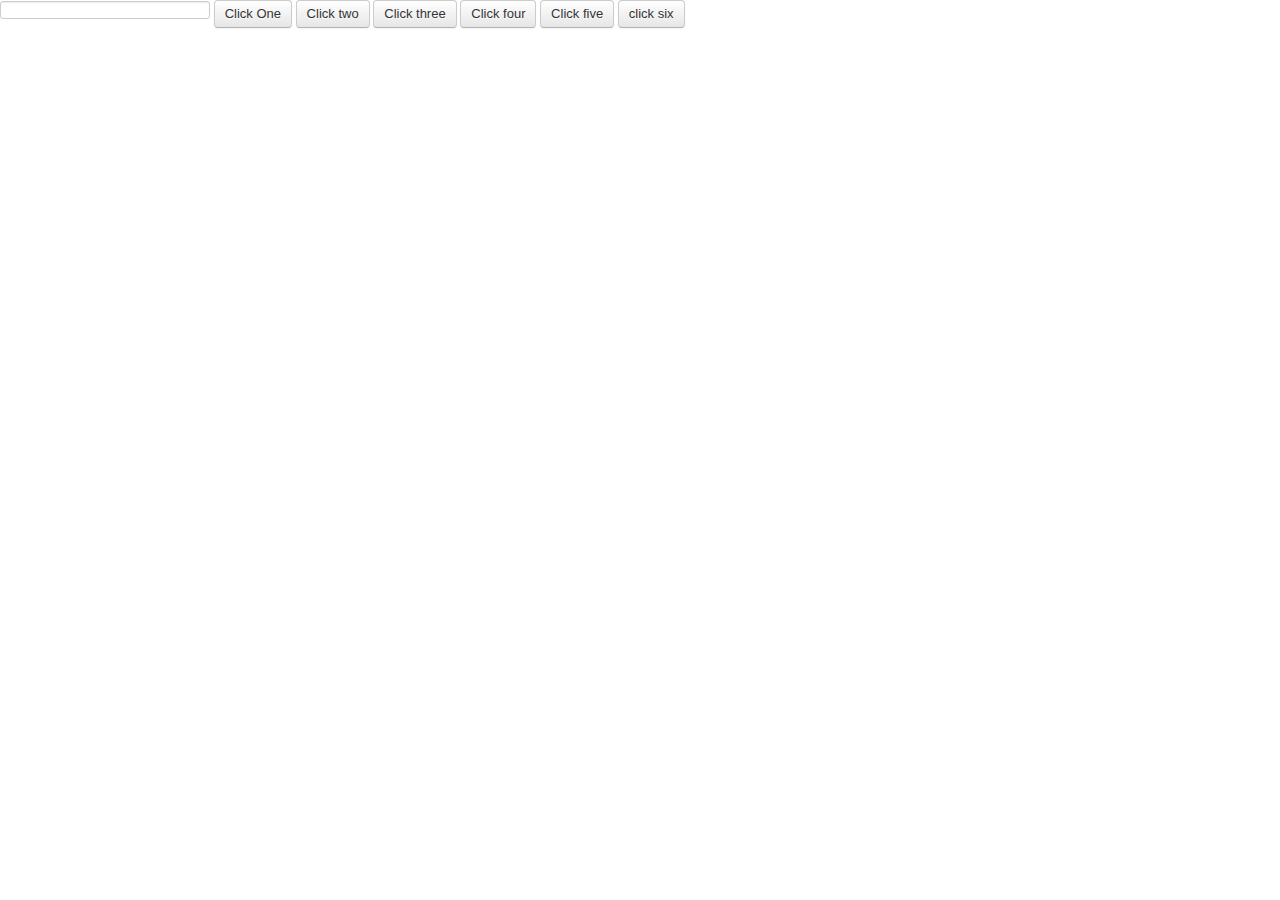
<file: static/jquery-101.html>
<html>
<head>
	<title>jQuery 101</title>
	<script src="jquery.js" type="text/javascript"></script>
	<link href="bootstrap.css" rel="stylesheet" type="text/css">
</head>
<body>
	<input type="text" id="search-bar"></input>
	<div id="button-one" class="buttons btn">Click One</div>
	<div id="button-two" class="buttons btn">Click two</div>
	<div id="button-three" class="buttons btn">Click three</div>
	<div id="button-four" class="buttons btn">Click four</div>
	<div id="button-five" class="buttons btn">Click five</div>
	<div id="button-six" class="buttons btn">click six</div>


	<ul>
	</ul>

	<script type="text/javascript">
	/*
		var myButtons = document.getElementsByClassName('buttons');
		for(var i=0; i<myButtons.length; i++) {
			myButtons[i].innerHTML = 'ola';
		}

		$(".buttons").text('ola');
	*/
		var onClickOneHandler = function() {
			var searchVal = $("#search-bar").val();
			alert(searchVal);
		};
		$('#button-one').click(onClickOneHandler);

		var onClickTwoHandler = function() {
			$('ul').append("<li>List one </li>");
		};
		$('#button-two').click(onClickTwoHandler);




	</script>
</body>
</html>
</file>
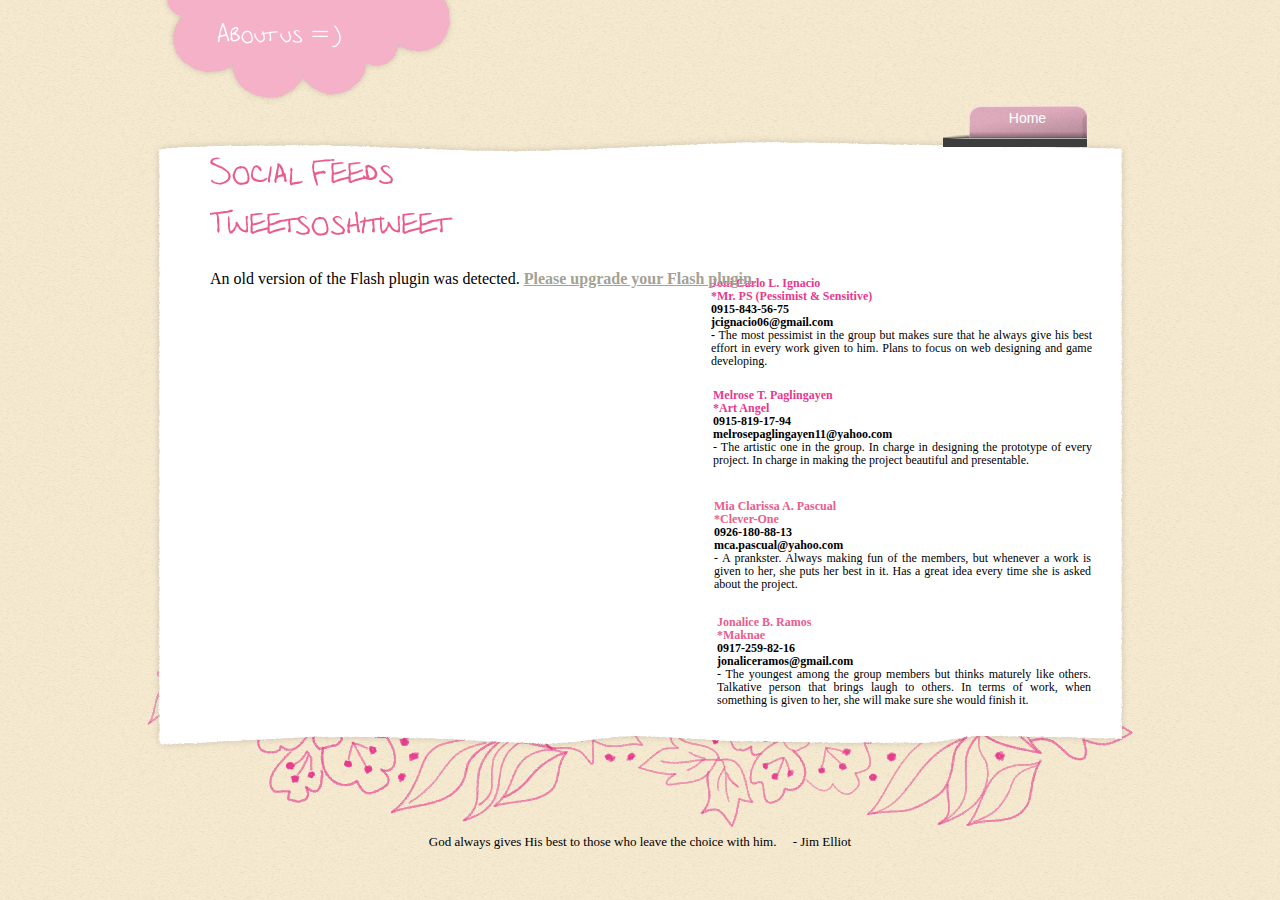
<file: templates/team.html>
﻿<!DOCTYPE HTML PUBLIC "-//W3C//DTD HTML 4.01 Transitional//EN" "http://www.w3.org/TR/html4/loose.dtd">
<html lang="en">
<head>
<meta http-equiv="Content-Type" content="text/html; charset=UTF-8">
<meta name="Generator" content="Serif WebPlus X5 (13.0.0.016)">
<meta http-equiv='X-UA-Compatible' content='IE=EmulateIE8' ><title>About Us</title>
<style type="text/css">
body {margin: 0px; padding: 0px;}
.Body-P
{
    margin:0.0px 0.0px 0.0px 0.0px; text-align:center; font-weight:400;
}
.Body-Text-P
{
    margin:0.0px 0.0px 0.0px 0.0px; text-align:justify; font-weight:400;
}
.Body-P-P0
{
    margin:0.0px 0.0px 0.0px 0.0px; text-align:justify; font-weight:400;
}
.Placeholder-C
{
    font-family:"Georgia", serif; font-size:13.0px; line-height:1.23em;
}
.Body-2-C
{
    font-family:"BabyDoll", serif; font-weight:700; color:#e85d8d; font-size:12.0px; line-height:1.08em;
}
.Body-2-C-C0
{
    font-family:"BabyDoll", serif; font-weight:700; font-size:12.0px; line-height:1.08em;
}
.Body-Text-C
{
    font-family:"BabyDoll", serif; font-size:12.0px; line-height:1.08em;
}
.Placeholder-C-C0
{
    font-family:"BabyDoll", serif; font-size:12.0px; line-height:1.08em;
}
.Body-C
{
    font-family:"BabyDoll", serif; font-weight:700; color:#e85d8d; font-size:12.0px; line-height:1.08em;
}
.Body-C-C0
{
    font-family:"BabyDoll", serif; font-weight:700; font-size:12.0px; line-height:1.08em;
}
.Body-C-C1
{
    font-family:"BabyDoll", serif; font-weight:700; color:#e7398e; font-size:12.0px; line-height:1.08em;
}
.Body-C-C2
{
    font-family:"BabyDoll", serif; font-size:12.0px; line-height:1.08em;
}
.Body-2-C-C1
{
    font-family:"BabyDoll", serif; font-weight:700; color:#e7398e; font-size:12.0px; line-height:1.08em;
}
.Placeholder-C-C1
{
    font-family:"BabyDoll", serif; font-weight:700; font-size:12.0px; line-height:1.08em;
}
.Button1,.Button1:link,.Button1:visited{background-position:0px 0px;text-decoration:none;display:block;position:absolute;background-image:url(/static/wpimages/wpc02ff7c8_06.png);}
.Button1:focus{outline-style:none;}
.Button1:hover{background-position:0px -114px;}
.Button1:active{background-position:0px -57px;}
.Button1 span,.Button1:link span,.Button1:visited span{color:#ffffff;font-family:Arial,sans-serif;font-weight:normal;text-decoration:none;text-align:center;text-transform:none;font-style:normal;left:27px;top:20px;width:115px;height:18px;font-size:14px;display:block;position:absolute;cursor:pointer;}
.Button1:hover span{top:5px;}
.Button1:active span{top:5px;}
</style>
<script type="text/javascript" src="/static/wpscripts/jsFlashVer.js"></script>
<script type="text/javascript" src="/static/wpscripts/jspngfix.js"></script>
<link rel="stylesheet" href="/static/wpscripts/wpstyles.css" type="text/css">
<script type="text/javascript">var blankSrc = "/static/wpscripts/blank.gif";
</script>
</head>

<body text="#000000" style="background-color:#f6e9cf;background-image:url(/static/wpimages/wp9ea398a3_06.png);background-repeat:repeat;background-position:top center;background-attachment:scroll; text-align:center; height:870px;">

<div style="background-color:transparent;text-align:left;margin-left:auto;margin-right:auto;position:relative;width:1000px;height:870px;">

<img src="/static/wpimages/wpae447cb1_06.png" width="303" height="108" border="0" id="pcrv_1" alt="" onload="OnLoadPngFix()" style="position:absolute;left:17px;top:0px;">

<img src="/static/wpimages/wp832c8013_06.png" width="1000" height="261" border="0" id="pic_4" alt="" onload="OnLoadPngFix()" style="position:absolute;left:0px;top:573px;">

<img src="/static/wpimages/wp34ba692a_06.png" width="167" height="41" border="0" id="txt_9" title="" alt="About us =)" onload="OnLoadPngFix()" style="position:absolute;left:77px;top:15px;">

<div id="txt_18" style="position:absolute;left:40px;top:834px;width:920px;height:29px;overflow:hidden;">
<p class="Body-P"><span class="Placeholder-C">God always gives His best to those who leave the choice with him. &nbsp;&nbsp;&nbsp;&nbsp;- Jim Elliot</span></p>
</div>
<img src="/static/wpimages/wp5d75205a_06.png" width="985" height="625" border="0" id="pcrv_2" alt="" onload="OnLoadPngFix()" style="position:absolute;left:8px;top:131px;">
<div id="txt_8" style="position:absolute;left:577px;top:616px;width:374px;height:110px;overflow:hidden;">
<p class="Wp-Body-2-P"><span class="Body-2-C">Jonalice B. Ramos</span></p>
<p class="Wp-Body-2-P"><span class="Body-2-C">*Maknae</span></p>
<p class="Wp-Body-2-P"><span class="Body-2-C-C0">0917-259-82-16</span></p>
<p class="Wp-Body-2-P"><span class="Body-2-C-C0">jonaliceramos@gmail.com</span></p>
<p class="Body-Text-P"><span class="Body-Text-C">- The youngest among the group members but thinks maturely like others. Talkative
    person that brings laugh to others. In terms of work, when something is given to
    her, she will make sure she would finish it.</span></p>
<p class="Wp-Body-P"><span class="Placeholder-C-C0">&nbsp;</span></p>
</div>

<div id="txt_26" style="position:absolute;left:574px;top:500px;width:377px;height:104px;overflow:hidden;">
<p class="Wp-Body-P"><span class="Body-C">Mia Clarissa A. Pascual</span></p>
<p class="Wp-Body-P"><span class="Body-C">*Clever-One</span></p>
<p class="Wp-Body-P"><span class="Body-C-C0">0926-180-88-13</span></p>
<p class="Wp-Body-P"><span class="Body-C-C0">mca.pascual@yahoo.com</span></p>
<p class="Body-Text-P"><span class="Body-Text-C">- A prankster. Always making fun of the members, but whenever a work is given to
    her, she puts her best in it. Has a great idea every time she is asked about the
    project.</span></p>
<p class="Wp-Body-P"><span class="Placeholder-C-C0">&nbsp;</span></p>
</div>
<img src="/static/wpimages/wpf2bc56fd_06.png" width="860" height="111" border="0" id="txt_1" title="" alt="Social Feeds&#10;Tweetsoshitweet				" onload="OnLoadPngFix()" style="position:absolute;left:70px;top:143px;">

<div id="txt_90" style="position:absolute;left:571px;top:277px;width:381px;height:102px;overflow:hidden;">
<p class="Wp-Body-P"><span class="Body-C-C1">Joni Carlo L. Ignacio</span></p>
<p class="Wp-Body-P"><span class="Body-C-C1">*Mr. PS (Pessimist &amp; Sensitive)</span></p>
<p class="Wp-Body-P"><span class="Body-C-C0">0915-843-56-75</span></p>
<p class="Wp-Body-P"><span class="Body-C-C0">jcignacio06@gmail.com</span></p>
<p class="Body-P-P0"><span class="Body-C-C0">-</span><span class="Body-C-C2"> The most pessimist in the group but makes sure that he always give his best effort
    in every work given to him. Plans to focus on web designing and game developing.</span></p>
</div>

<div id="txt_91" style="position:absolute;left:573px;top:389px;width:379px;height:100px;overflow:hidden;">
<p class="Wp-Body-2-P"><span class="Body-2-C-C1">Melrose T. Paglingayen</span></p>
<p class="Wp-Body-2-P"><span class="Body-2-C-C1">*Art Angel</span></p>
<p class="Wp-Body-2-P"><span class="Body-2-C-C0">0915-819-17-94</span></p>
<p class="Wp-Body-2-P"><span class="Body-2-C-C0">melrosepaglingayen11@yahoo.com</span></p>
<p class="Body-Text-P"><span class="Body-Text-C">- The artistic one in the group. In charge in designing the prototype of every project.
    In charge in making the project beautiful and presentable.</span></p>
<p class="Wp-Body-P"><span class="Placeholder-C-C1">&nbsp;</span></p>
</div>

<a href="/home" id="btn_1" class="Button1" style="position:absolute;left:803px;top:90px;width:144px;height:57px;"><span>Home</span></a>

<div id="slidegallery_1" style="position:absolute;left:70px;top:270px;">
    <script type="text/javascript">
    if(DetectFlashVer(9, 0, 0))
    {
    AC_FL_RunContent(
        "src", "/static/wpimages/slideshowpro?paramXMLPath=f2de10941b1e.xml",
        "base", "/static/wpimages",
        "play", "true",
        "loop", "true",
        "width", "481",
        "height", "450",
        "salign", "C",
        "scale", "ShowAll",
        "id", "slidegallery_1",
        "quality", "High",
        "wmode", "transparent",
        "allowFullScreen", "true",
        "name", "slidegallery_1",
        "type", "application/x-shockwave-flash",
        'codebase', 'http://fpdownload.macromedia.com/get/flashplayer/current/swflash.cab',
        "pluginspage", "http://www.macromedia.com/go/getflashplayer"
    );
    }
    else
    {
        var alternateContent = 'An old version of the Flash plugin was detected. <strong><a href="http://www.macromedia.com/go/getflash/">Please upgrade your Flash plugin.<\/a><\/strong>';
        document.write(alternateContent);
    }
    </script>
</div>
</div>
</body>
</html>
</file>
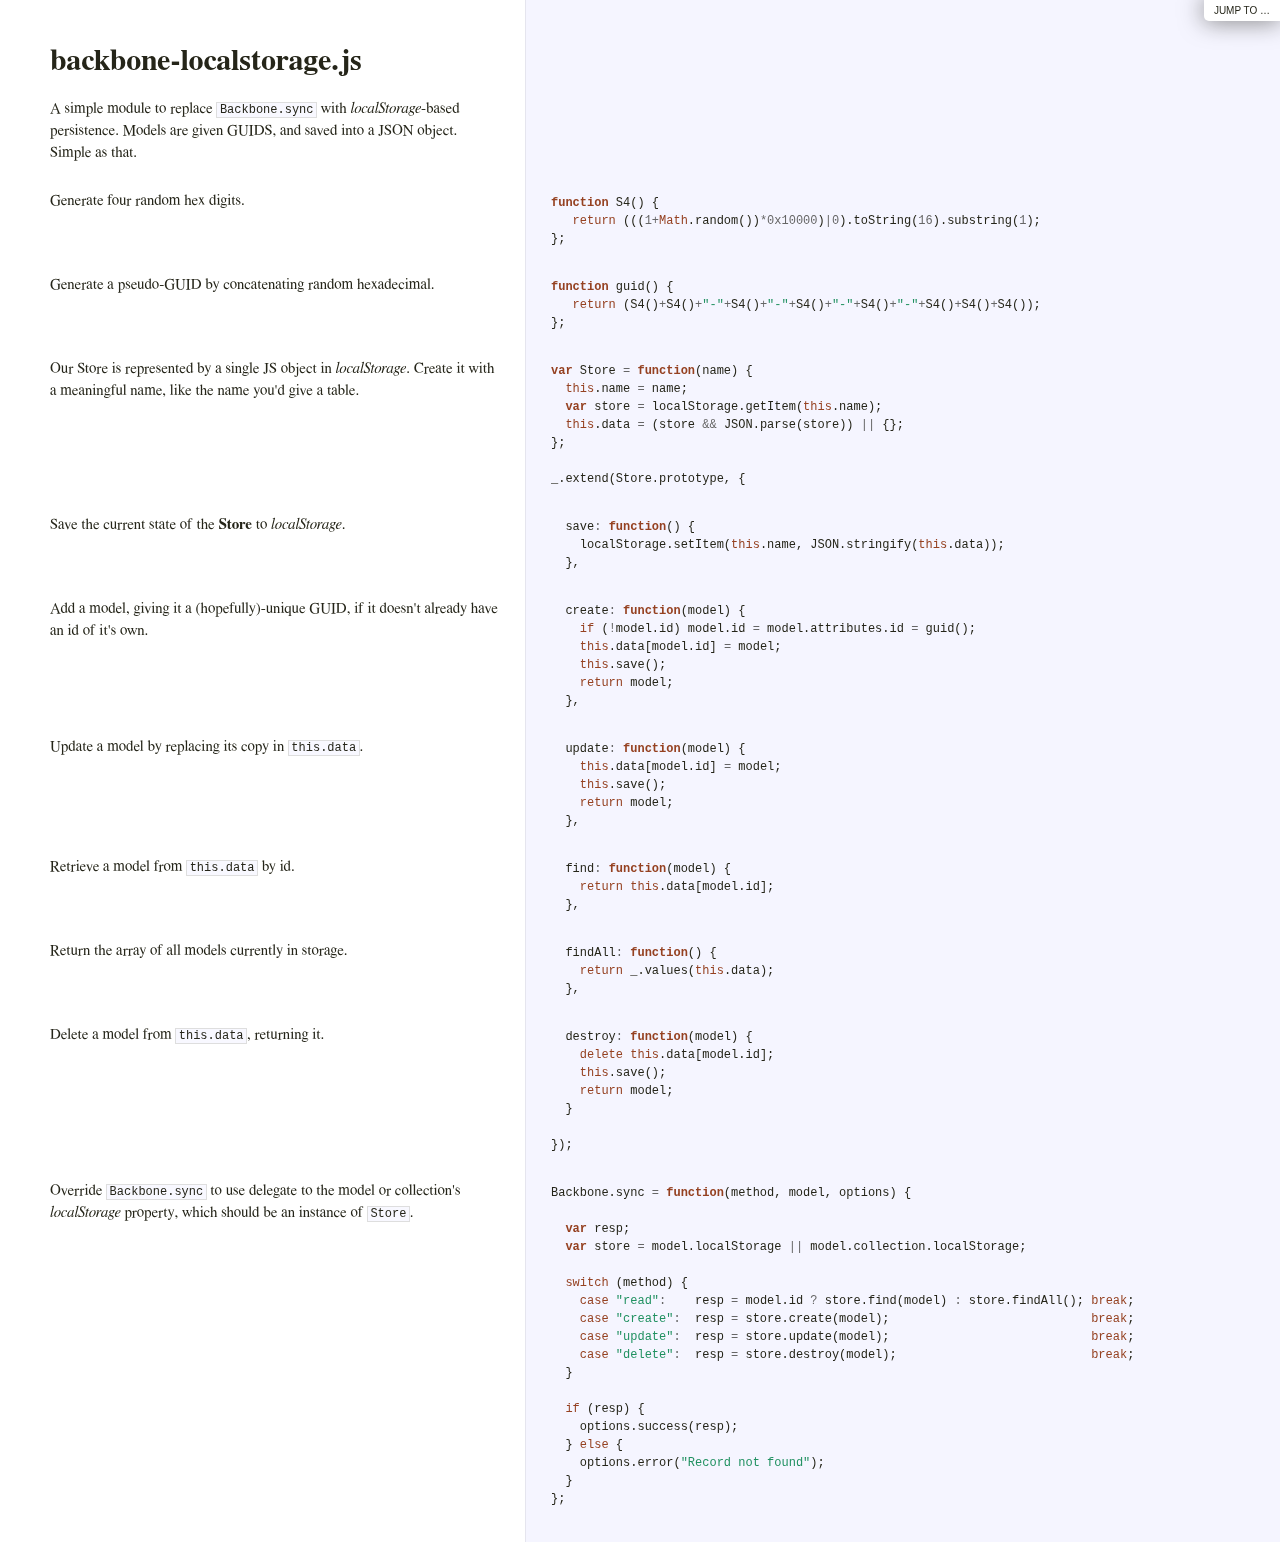
<file: static/backbone/docs/backbone-localstorage.html>
<!DOCTYPE html>  <html> <head>   <title>backbone-localstorage.js</title>   <meta http-equiv="content-type" content="text/html; charset=UTF-8">   <link rel="stylesheet" media="all" href="docco.css" /> </head> <body>   <div id="container">     <div id="background"></div>            <div id="jump_to">         Jump To &hellip;         <div id="jump_wrapper">           <div id="jump_page">                                           <a class="source" href="backbone-localstorage.html">                 backbone-localstorage.js               </a>                                           <a class="source" href="todos.html">                 todos.js               </a>                        </div>         </div>       </div>          <table cellpadding="0" cellspacing="0">       <thead>         <tr>           <th class="docs">             <h1>               backbone-localstorage.js             </h1>           </th>           <th class="code">           </th>         </tr>       </thead>       <tbody>                               <tr id="section-1">             <td class="docs">               <div class="pilwrap">                 <a class="pilcrow" href="#section-1">&#182;</a>               </div>               <p>A simple module to replace <code>Backbone.sync</code> with <em>localStorage</em>-based
persistence. Models are given GUIDS, and saved into a JSON object. Simple
as that.</p>             </td>             <td class="code">               <div class="highlight"><pre></pre></div>             </td>           </tr>                               <tr id="section-2">             <td class="docs">               <div class="pilwrap">                 <a class="pilcrow" href="#section-2">&#182;</a>               </div>               <p>Generate four random hex digits.</p>             </td>             <td class="code">               <div class="highlight"><pre><span class="kd">function</span> <span class="nx">S4</span><span class="p">()</span> <span class="p">{</span>
   <span class="k">return</span> <span class="p">(((</span><span class="mi">1</span><span class="o">+</span><span class="nb">Math</span><span class="p">.</span><span class="nx">random</span><span class="p">())</span><span class="o">*</span><span class="mh">0x10000</span><span class="p">)</span><span class="o">|</span><span class="mi">0</span><span class="p">).</span><span class="nx">toString</span><span class="p">(</span><span class="mi">16</span><span class="p">).</span><span class="nx">substring</span><span class="p">(</span><span class="mi">1</span><span class="p">);</span>
<span class="p">};</span></pre></div>             </td>           </tr>                               <tr id="section-3">             <td class="docs">               <div class="pilwrap">                 <a class="pilcrow" href="#section-3">&#182;</a>               </div>               <p>Generate a pseudo-GUID by concatenating random hexadecimal.</p>             </td>             <td class="code">               <div class="highlight"><pre><span class="kd">function</span> <span class="nx">guid</span><span class="p">()</span> <span class="p">{</span>
   <span class="k">return</span> <span class="p">(</span><span class="nx">S4</span><span class="p">()</span><span class="o">+</span><span class="nx">S4</span><span class="p">()</span><span class="o">+</span><span class="s2">&quot;-&quot;</span><span class="o">+</span><span class="nx">S4</span><span class="p">()</span><span class="o">+</span><span class="s2">&quot;-&quot;</span><span class="o">+</span><span class="nx">S4</span><span class="p">()</span><span class="o">+</span><span class="s2">&quot;-&quot;</span><span class="o">+</span><span class="nx">S4</span><span class="p">()</span><span class="o">+</span><span class="s2">&quot;-&quot;</span><span class="o">+</span><span class="nx">S4</span><span class="p">()</span><span class="o">+</span><span class="nx">S4</span><span class="p">()</span><span class="o">+</span><span class="nx">S4</span><span class="p">());</span>
<span class="p">};</span></pre></div>             </td>           </tr>                               <tr id="section-4">             <td class="docs">               <div class="pilwrap">                 <a class="pilcrow" href="#section-4">&#182;</a>               </div>               <p>Our Store is represented by a single JS object in <em>localStorage</em>. Create it
with a meaningful name, like the name you'd give a table.</p>             </td>             <td class="code">               <div class="highlight"><pre><span class="kd">var</span> <span class="nx">Store</span> <span class="o">=</span> <span class="kd">function</span><span class="p">(</span><span class="nx">name</span><span class="p">)</span> <span class="p">{</span>
  <span class="k">this</span><span class="p">.</span><span class="nx">name</span> <span class="o">=</span> <span class="nx">name</span><span class="p">;</span>
  <span class="kd">var</span> <span class="nx">store</span> <span class="o">=</span> <span class="nx">localStorage</span><span class="p">.</span><span class="nx">getItem</span><span class="p">(</span><span class="k">this</span><span class="p">.</span><span class="nx">name</span><span class="p">);</span>
  <span class="k">this</span><span class="p">.</span><span class="nx">data</span> <span class="o">=</span> <span class="p">(</span><span class="nx">store</span> <span class="o">&amp;&amp;</span> <span class="nx">JSON</span><span class="p">.</span><span class="nx">parse</span><span class="p">(</span><span class="nx">store</span><span class="p">))</span> <span class="o">||</span> <span class="p">{};</span>
<span class="p">};</span>

<span class="nx">_</span><span class="p">.</span><span class="nx">extend</span><span class="p">(</span><span class="nx">Store</span><span class="p">.</span><span class="nx">prototype</span><span class="p">,</span> <span class="p">{</span></pre></div>             </td>           </tr>                               <tr id="section-5">             <td class="docs">               <div class="pilwrap">                 <a class="pilcrow" href="#section-5">&#182;</a>               </div>               <p>Save the current state of the <strong>Store</strong> to <em>localStorage</em>.</p>             </td>             <td class="code">               <div class="highlight"><pre>  <span class="nx">save</span><span class="o">:</span> <span class="kd">function</span><span class="p">()</span> <span class="p">{</span>
    <span class="nx">localStorage</span><span class="p">.</span><span class="nx">setItem</span><span class="p">(</span><span class="k">this</span><span class="p">.</span><span class="nx">name</span><span class="p">,</span> <span class="nx">JSON</span><span class="p">.</span><span class="nx">stringify</span><span class="p">(</span><span class="k">this</span><span class="p">.</span><span class="nx">data</span><span class="p">));</span>
  <span class="p">},</span></pre></div>             </td>           </tr>                               <tr id="section-6">             <td class="docs">               <div class="pilwrap">                 <a class="pilcrow" href="#section-6">&#182;</a>               </div>               <p>Add a model, giving it a (hopefully)-unique GUID, if it doesn't already
have an id of it's own.</p>             </td>             <td class="code">               <div class="highlight"><pre>  <span class="nx">create</span><span class="o">:</span> <span class="kd">function</span><span class="p">(</span><span class="nx">model</span><span class="p">)</span> <span class="p">{</span>
    <span class="k">if</span> <span class="p">(</span><span class="o">!</span><span class="nx">model</span><span class="p">.</span><span class="nx">id</span><span class="p">)</span> <span class="nx">model</span><span class="p">.</span><span class="nx">id</span> <span class="o">=</span> <span class="nx">model</span><span class="p">.</span><span class="nx">attributes</span><span class="p">.</span><span class="nx">id</span> <span class="o">=</span> <span class="nx">guid</span><span class="p">();</span>
    <span class="k">this</span><span class="p">.</span><span class="nx">data</span><span class="p">[</span><span class="nx">model</span><span class="p">.</span><span class="nx">id</span><span class="p">]</span> <span class="o">=</span> <span class="nx">model</span><span class="p">;</span>
    <span class="k">this</span><span class="p">.</span><span class="nx">save</span><span class="p">();</span>
    <span class="k">return</span> <span class="nx">model</span><span class="p">;</span>
  <span class="p">},</span></pre></div>             </td>           </tr>                               <tr id="section-7">             <td class="docs">               <div class="pilwrap">                 <a class="pilcrow" href="#section-7">&#182;</a>               </div>               <p>Update a model by replacing its copy in <code>this.data</code>.</p>             </td>             <td class="code">               <div class="highlight"><pre>  <span class="nx">update</span><span class="o">:</span> <span class="kd">function</span><span class="p">(</span><span class="nx">model</span><span class="p">)</span> <span class="p">{</span>
    <span class="k">this</span><span class="p">.</span><span class="nx">data</span><span class="p">[</span><span class="nx">model</span><span class="p">.</span><span class="nx">id</span><span class="p">]</span> <span class="o">=</span> <span class="nx">model</span><span class="p">;</span>
    <span class="k">this</span><span class="p">.</span><span class="nx">save</span><span class="p">();</span>
    <span class="k">return</span> <span class="nx">model</span><span class="p">;</span>
  <span class="p">},</span></pre></div>             </td>           </tr>                               <tr id="section-8">             <td class="docs">               <div class="pilwrap">                 <a class="pilcrow" href="#section-8">&#182;</a>               </div>               <p>Retrieve a model from <code>this.data</code> by id.</p>             </td>             <td class="code">               <div class="highlight"><pre>  <span class="nx">find</span><span class="o">:</span> <span class="kd">function</span><span class="p">(</span><span class="nx">model</span><span class="p">)</span> <span class="p">{</span>
    <span class="k">return</span> <span class="k">this</span><span class="p">.</span><span class="nx">data</span><span class="p">[</span><span class="nx">model</span><span class="p">.</span><span class="nx">id</span><span class="p">];</span>
  <span class="p">},</span></pre></div>             </td>           </tr>                               <tr id="section-9">             <td class="docs">               <div class="pilwrap">                 <a class="pilcrow" href="#section-9">&#182;</a>               </div>               <p>Return the array of all models currently in storage.</p>             </td>             <td class="code">               <div class="highlight"><pre>  <span class="nx">findAll</span><span class="o">:</span> <span class="kd">function</span><span class="p">()</span> <span class="p">{</span>
    <span class="k">return</span> <span class="nx">_</span><span class="p">.</span><span class="nx">values</span><span class="p">(</span><span class="k">this</span><span class="p">.</span><span class="nx">data</span><span class="p">);</span>
  <span class="p">},</span></pre></div>             </td>           </tr>                               <tr id="section-10">             <td class="docs">               <div class="pilwrap">                 <a class="pilcrow" href="#section-10">&#182;</a>               </div>               <p>Delete a model from <code>this.data</code>, returning it.</p>             </td>             <td class="code">               <div class="highlight"><pre>  <span class="nx">destroy</span><span class="o">:</span> <span class="kd">function</span><span class="p">(</span><span class="nx">model</span><span class="p">)</span> <span class="p">{</span>
    <span class="k">delete</span> <span class="k">this</span><span class="p">.</span><span class="nx">data</span><span class="p">[</span><span class="nx">model</span><span class="p">.</span><span class="nx">id</span><span class="p">];</span>
    <span class="k">this</span><span class="p">.</span><span class="nx">save</span><span class="p">();</span>
    <span class="k">return</span> <span class="nx">model</span><span class="p">;</span>
  <span class="p">}</span>

<span class="p">});</span></pre></div>             </td>           </tr>                               <tr id="section-11">             <td class="docs">               <div class="pilwrap">                 <a class="pilcrow" href="#section-11">&#182;</a>               </div>               <p>Override <code>Backbone.sync</code> to use delegate to the model or collection's
<em>localStorage</em> property, which should be an instance of <code>Store</code>.</p>             </td>             <td class="code">               <div class="highlight"><pre><span class="nx">Backbone</span><span class="p">.</span><span class="nx">sync</span> <span class="o">=</span> <span class="kd">function</span><span class="p">(</span><span class="nx">method</span><span class="p">,</span> <span class="nx">model</span><span class="p">,</span> <span class="nx">options</span><span class="p">)</span> <span class="p">{</span>

  <span class="kd">var</span> <span class="nx">resp</span><span class="p">;</span>
  <span class="kd">var</span> <span class="nx">store</span> <span class="o">=</span> <span class="nx">model</span><span class="p">.</span><span class="nx">localStorage</span> <span class="o">||</span> <span class="nx">model</span><span class="p">.</span><span class="nx">collection</span><span class="p">.</span><span class="nx">localStorage</span><span class="p">;</span>

  <span class="k">switch</span> <span class="p">(</span><span class="nx">method</span><span class="p">)</span> <span class="p">{</span>
    <span class="k">case</span> <span class="s2">&quot;read&quot;</span><span class="o">:</span>    <span class="nx">resp</span> <span class="o">=</span> <span class="nx">model</span><span class="p">.</span><span class="nx">id</span> <span class="o">?</span> <span class="nx">store</span><span class="p">.</span><span class="nx">find</span><span class="p">(</span><span class="nx">model</span><span class="p">)</span> <span class="o">:</span> <span class="nx">store</span><span class="p">.</span><span class="nx">findAll</span><span class="p">();</span> <span class="k">break</span><span class="p">;</span>
    <span class="k">case</span> <span class="s2">&quot;create&quot;</span><span class="o">:</span>  <span class="nx">resp</span> <span class="o">=</span> <span class="nx">store</span><span class="p">.</span><span class="nx">create</span><span class="p">(</span><span class="nx">model</span><span class="p">);</span>                            <span class="k">break</span><span class="p">;</span>
    <span class="k">case</span> <span class="s2">&quot;update&quot;</span><span class="o">:</span>  <span class="nx">resp</span> <span class="o">=</span> <span class="nx">store</span><span class="p">.</span><span class="nx">update</span><span class="p">(</span><span class="nx">model</span><span class="p">);</span>                            <span class="k">break</span><span class="p">;</span>
    <span class="k">case</span> <span class="s2">&quot;delete&quot;</span><span class="o">:</span>  <span class="nx">resp</span> <span class="o">=</span> <span class="nx">store</span><span class="p">.</span><span class="nx">destroy</span><span class="p">(</span><span class="nx">model</span><span class="p">);</span>                           <span class="k">break</span><span class="p">;</span>
  <span class="p">}</span>

  <span class="k">if</span> <span class="p">(</span><span class="nx">resp</span><span class="p">)</span> <span class="p">{</span>
    <span class="nx">options</span><span class="p">.</span><span class="nx">success</span><span class="p">(</span><span class="nx">resp</span><span class="p">);</span>
  <span class="p">}</span> <span class="k">else</span> <span class="p">{</span>
    <span class="nx">options</span><span class="p">.</span><span class="nx">error</span><span class="p">(</span><span class="s2">&quot;Record not found&quot;</span><span class="p">);</span>
  <span class="p">}</span>
<span class="p">};</span>

</pre></div>             </td>           </tr>                </tbody>     </table>   </div> </body> </html>
</file>
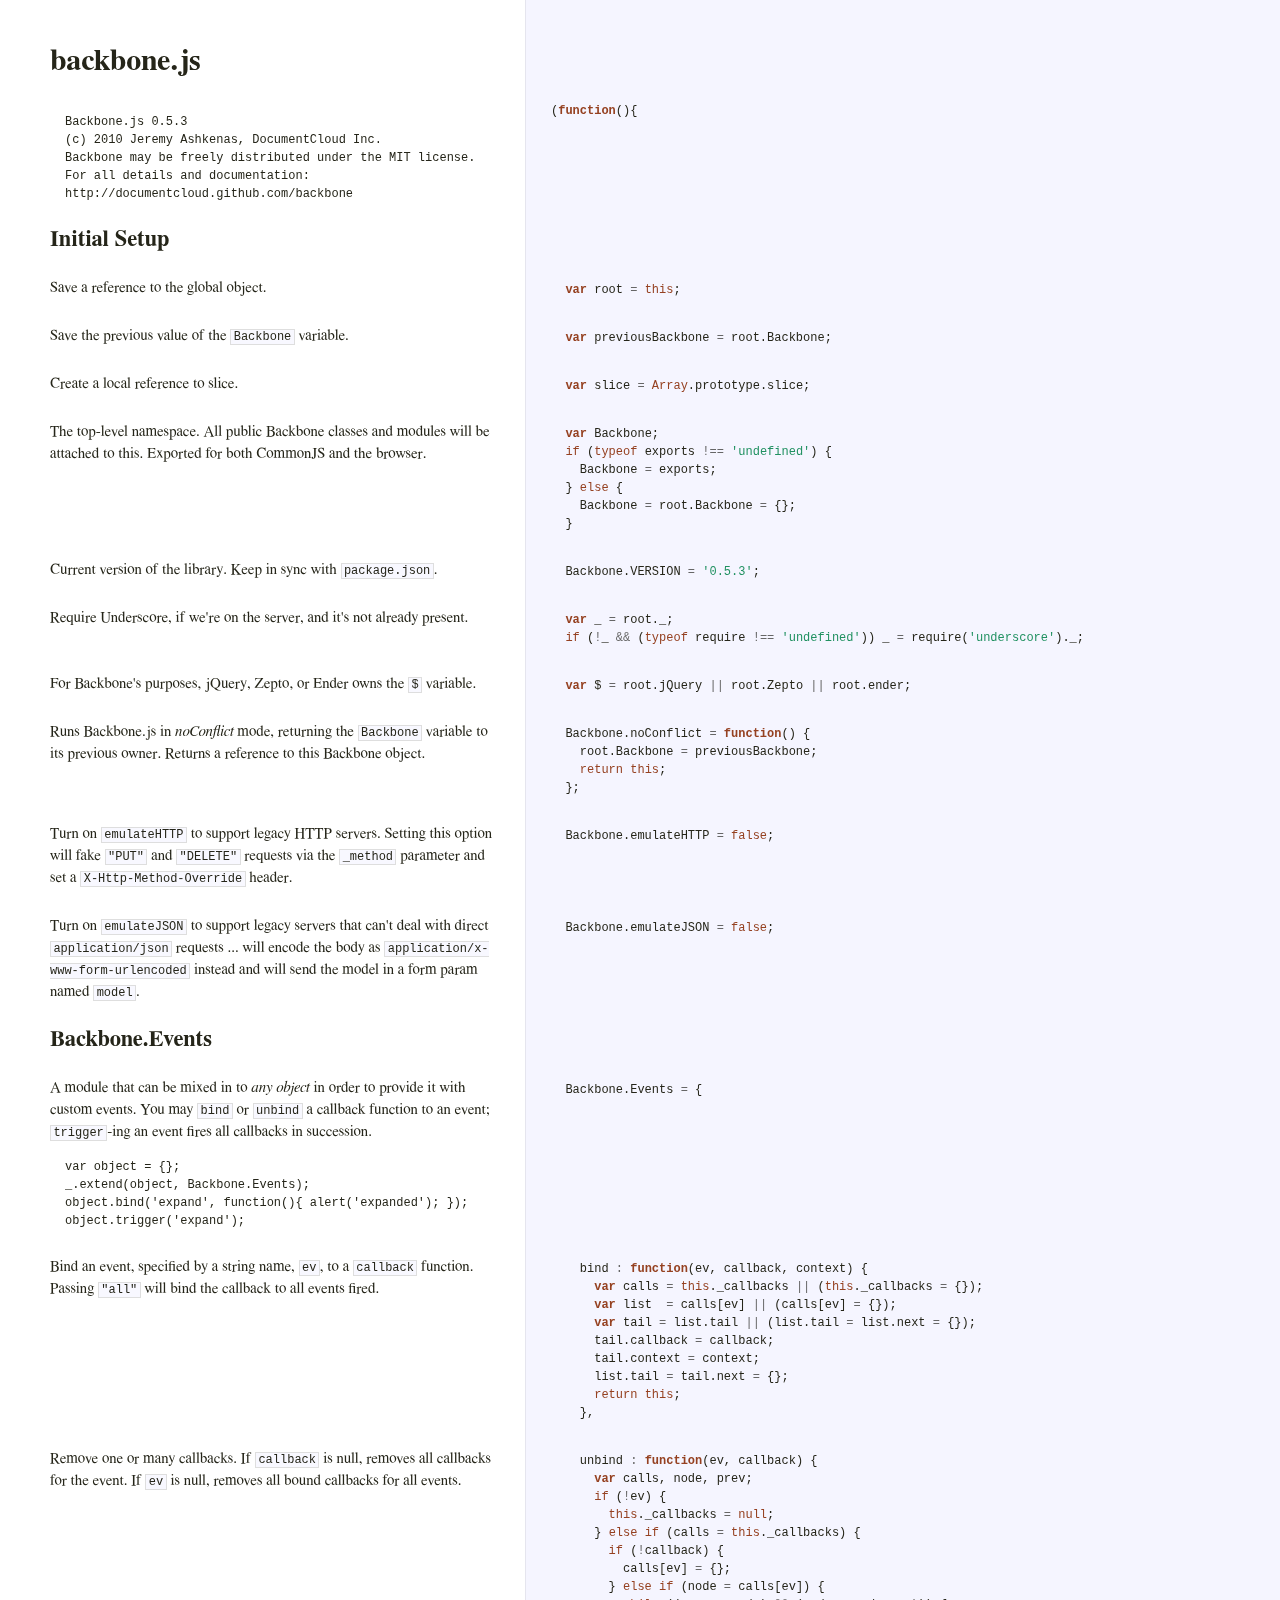
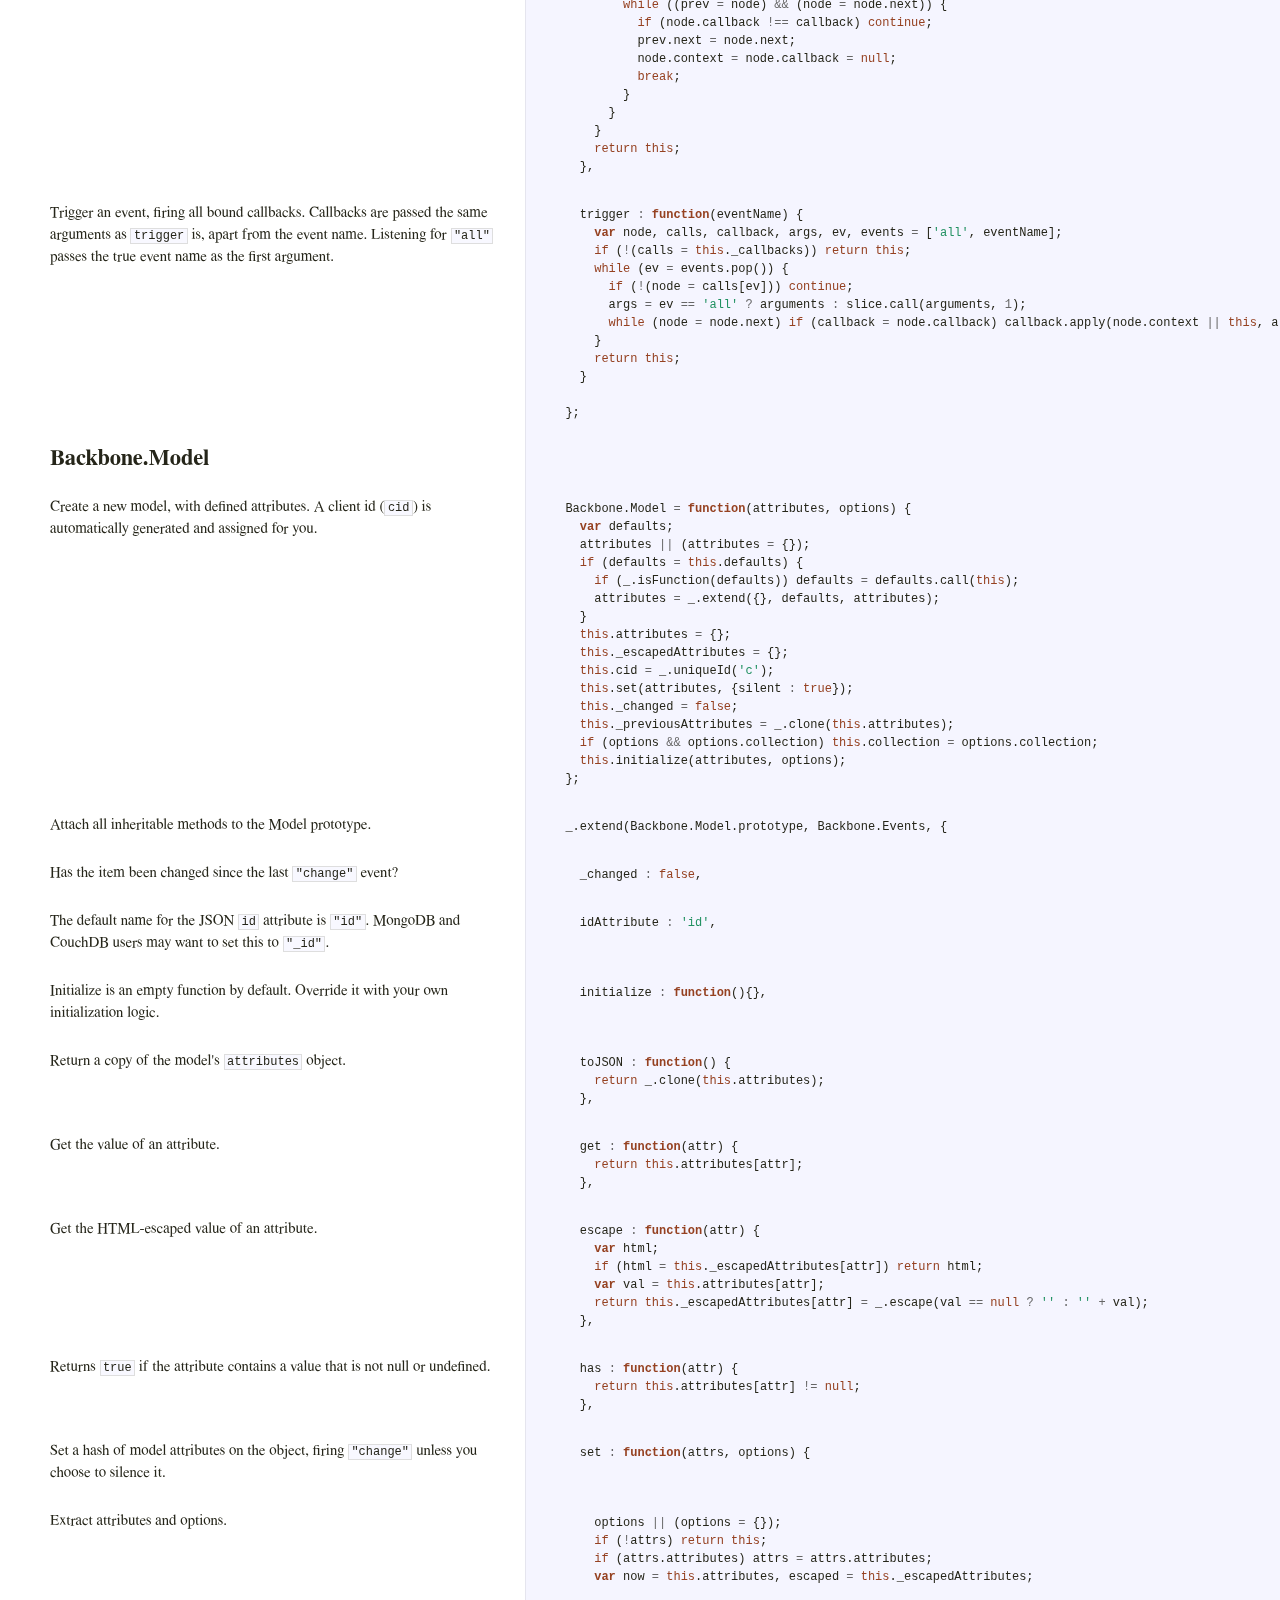
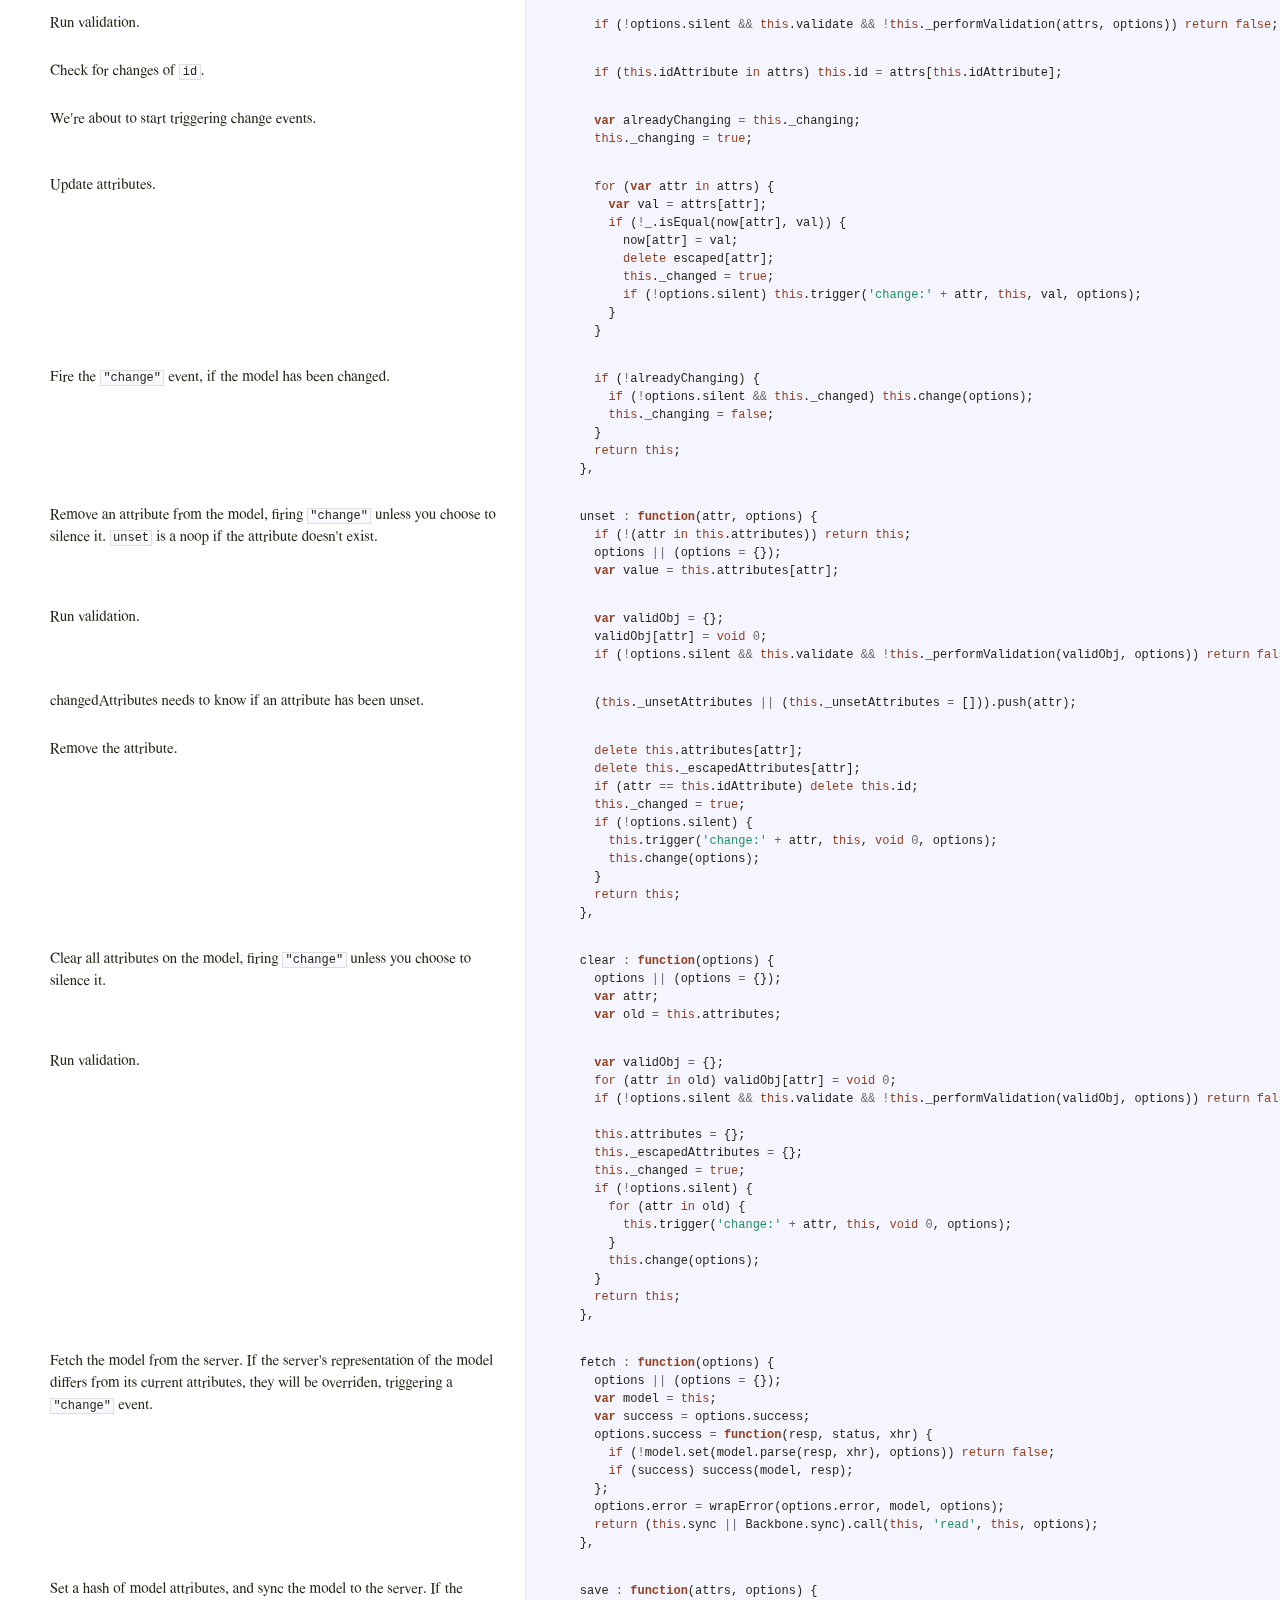
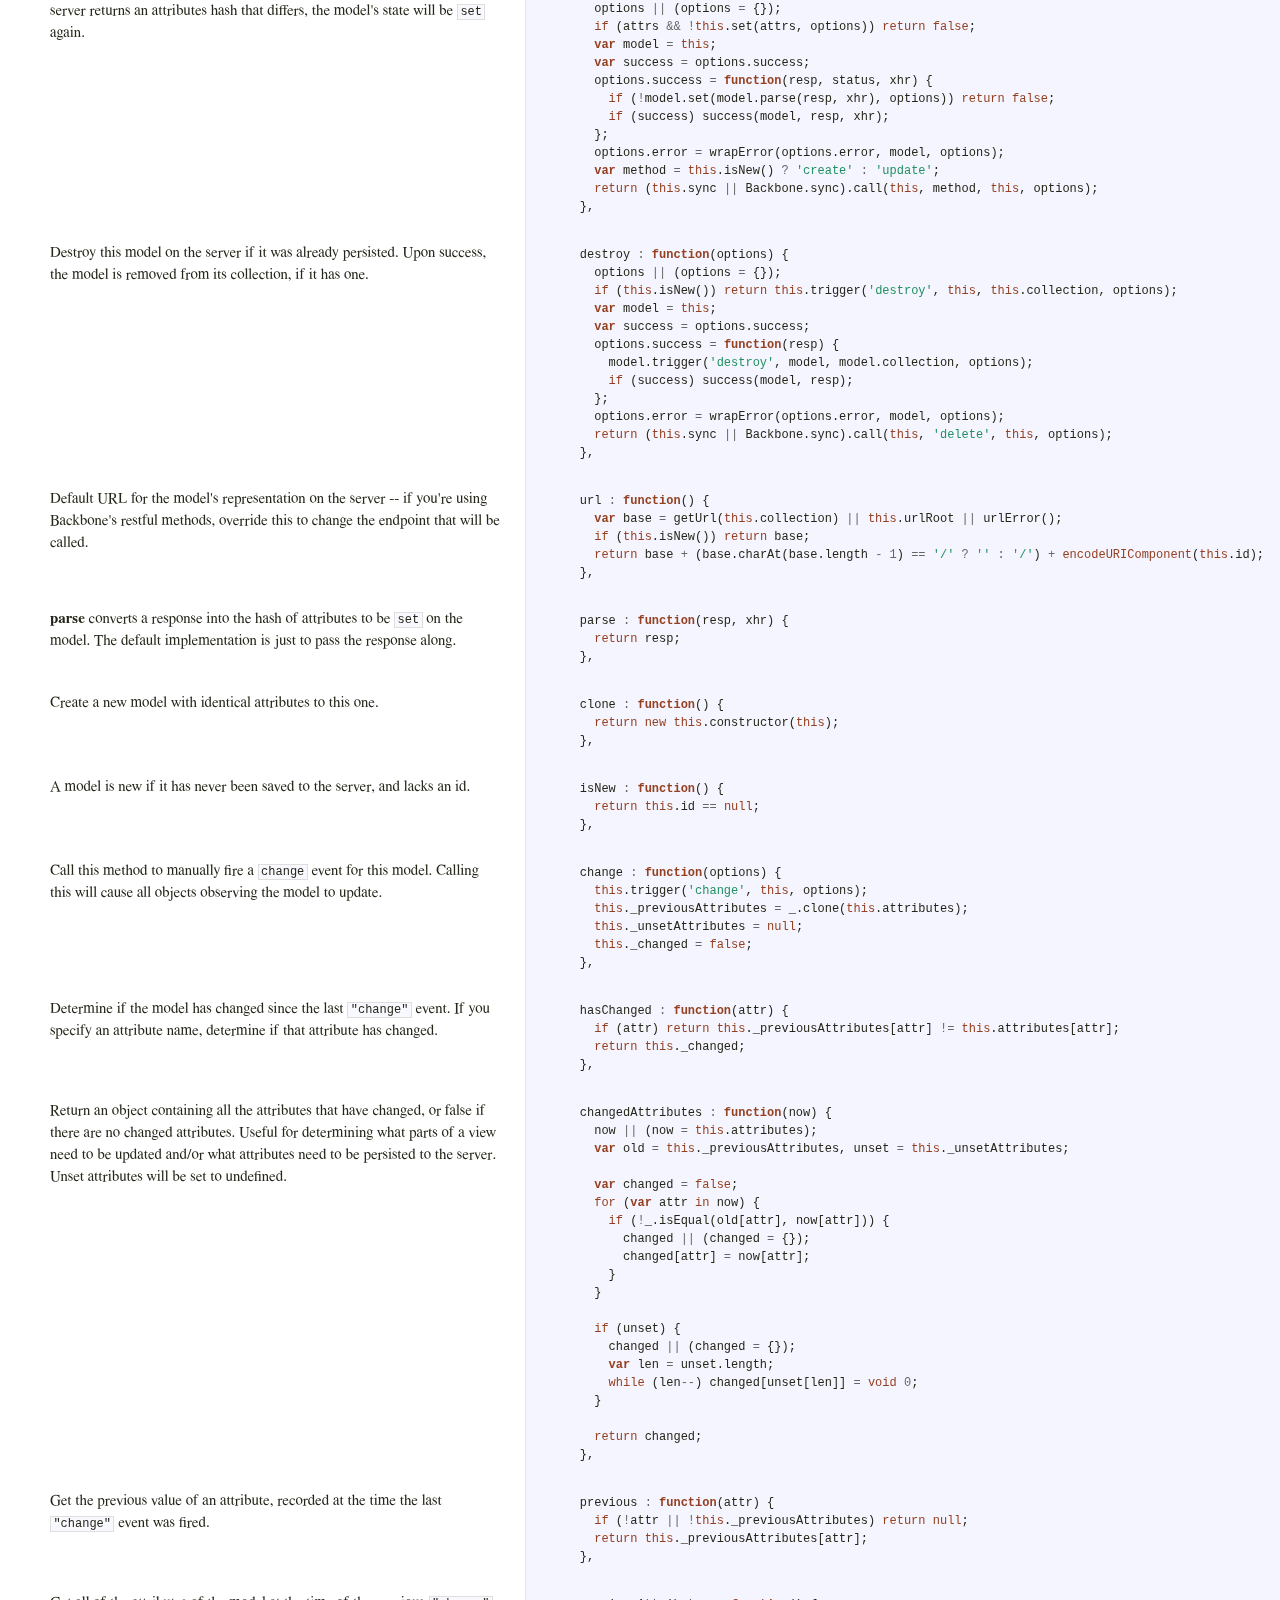
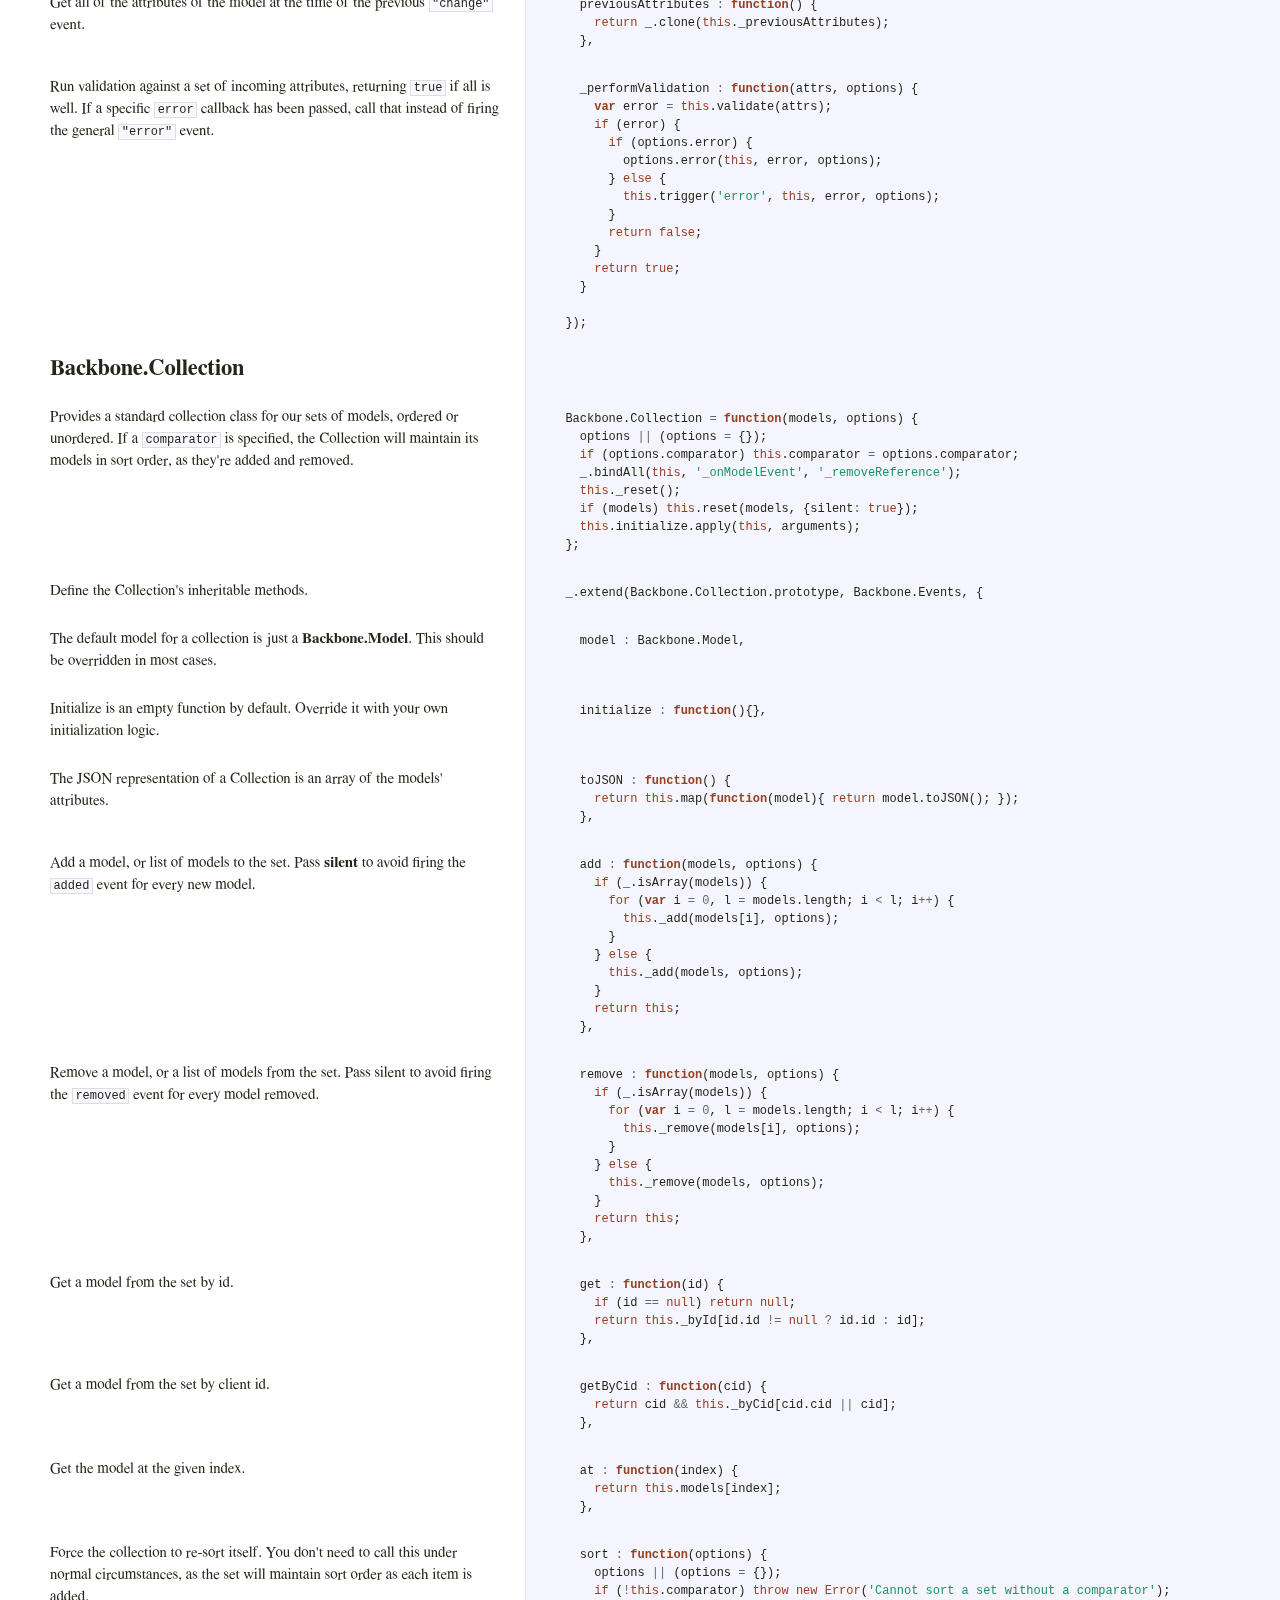
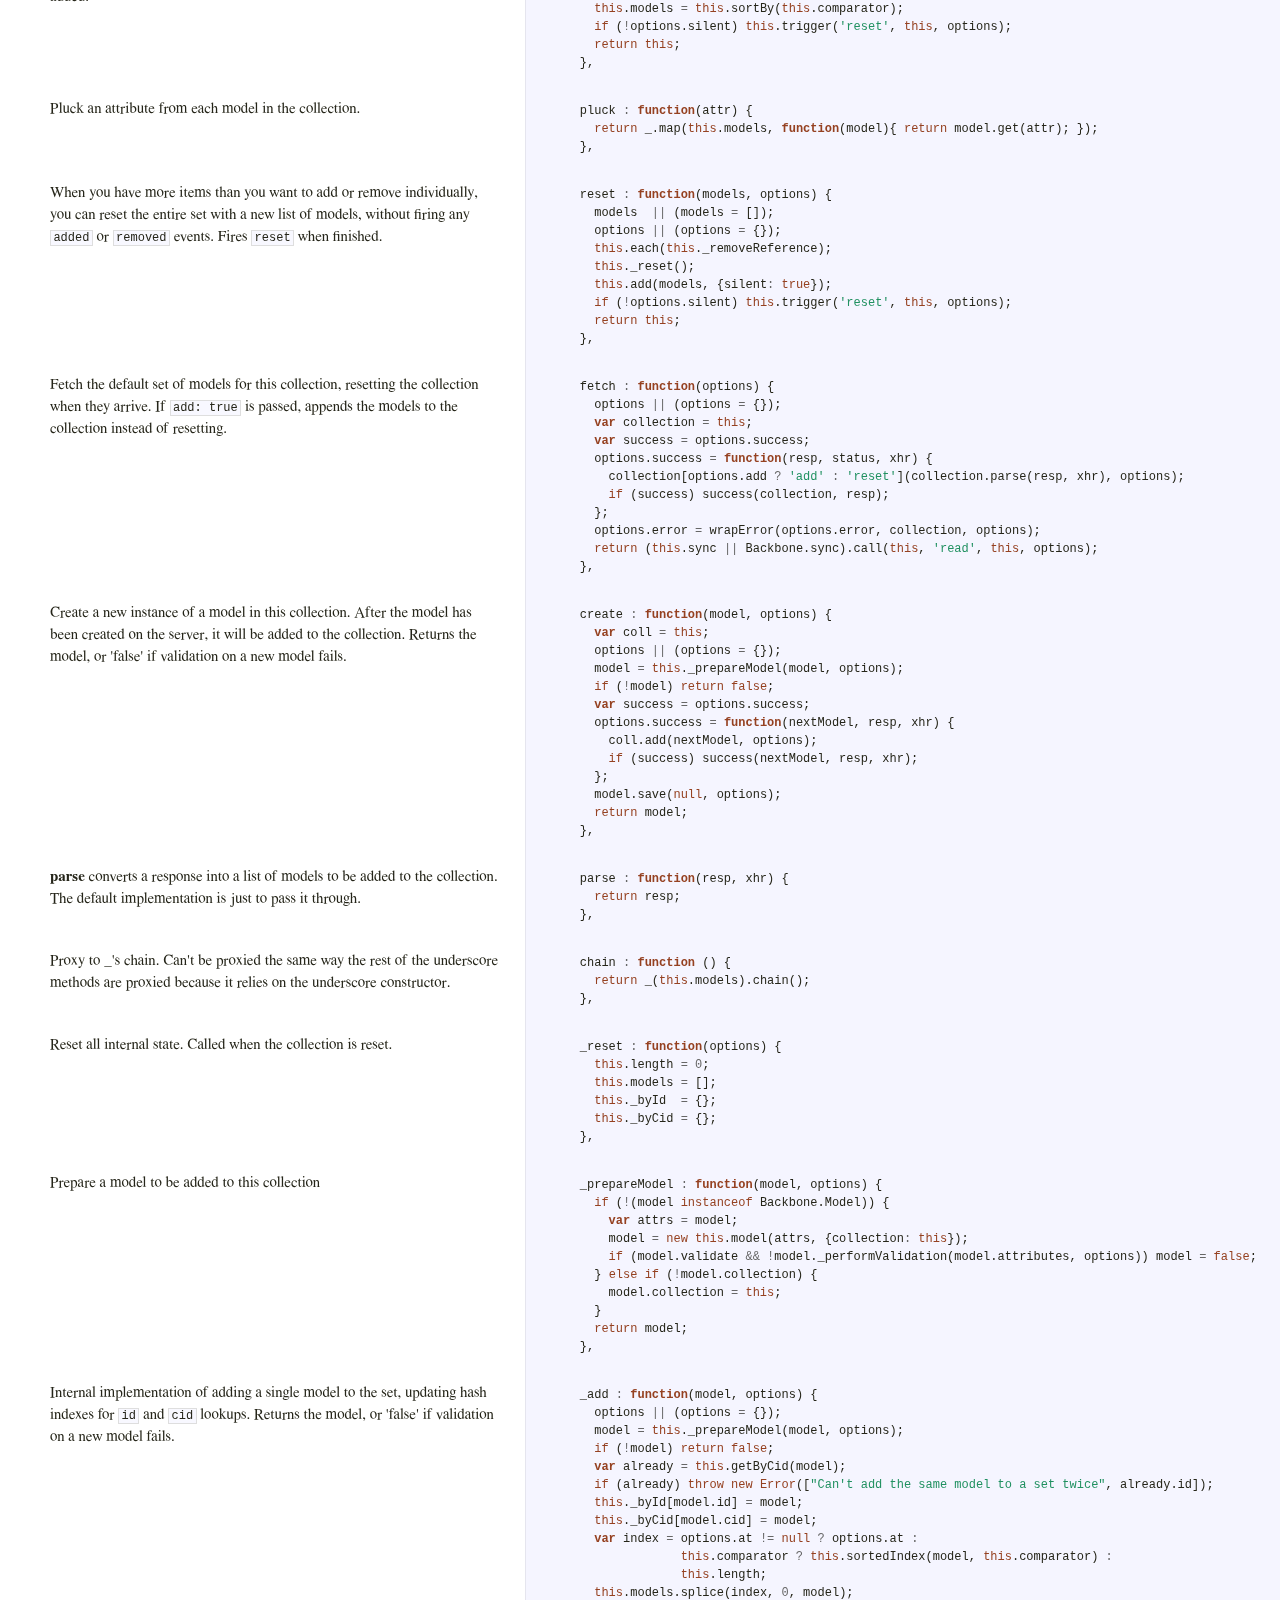
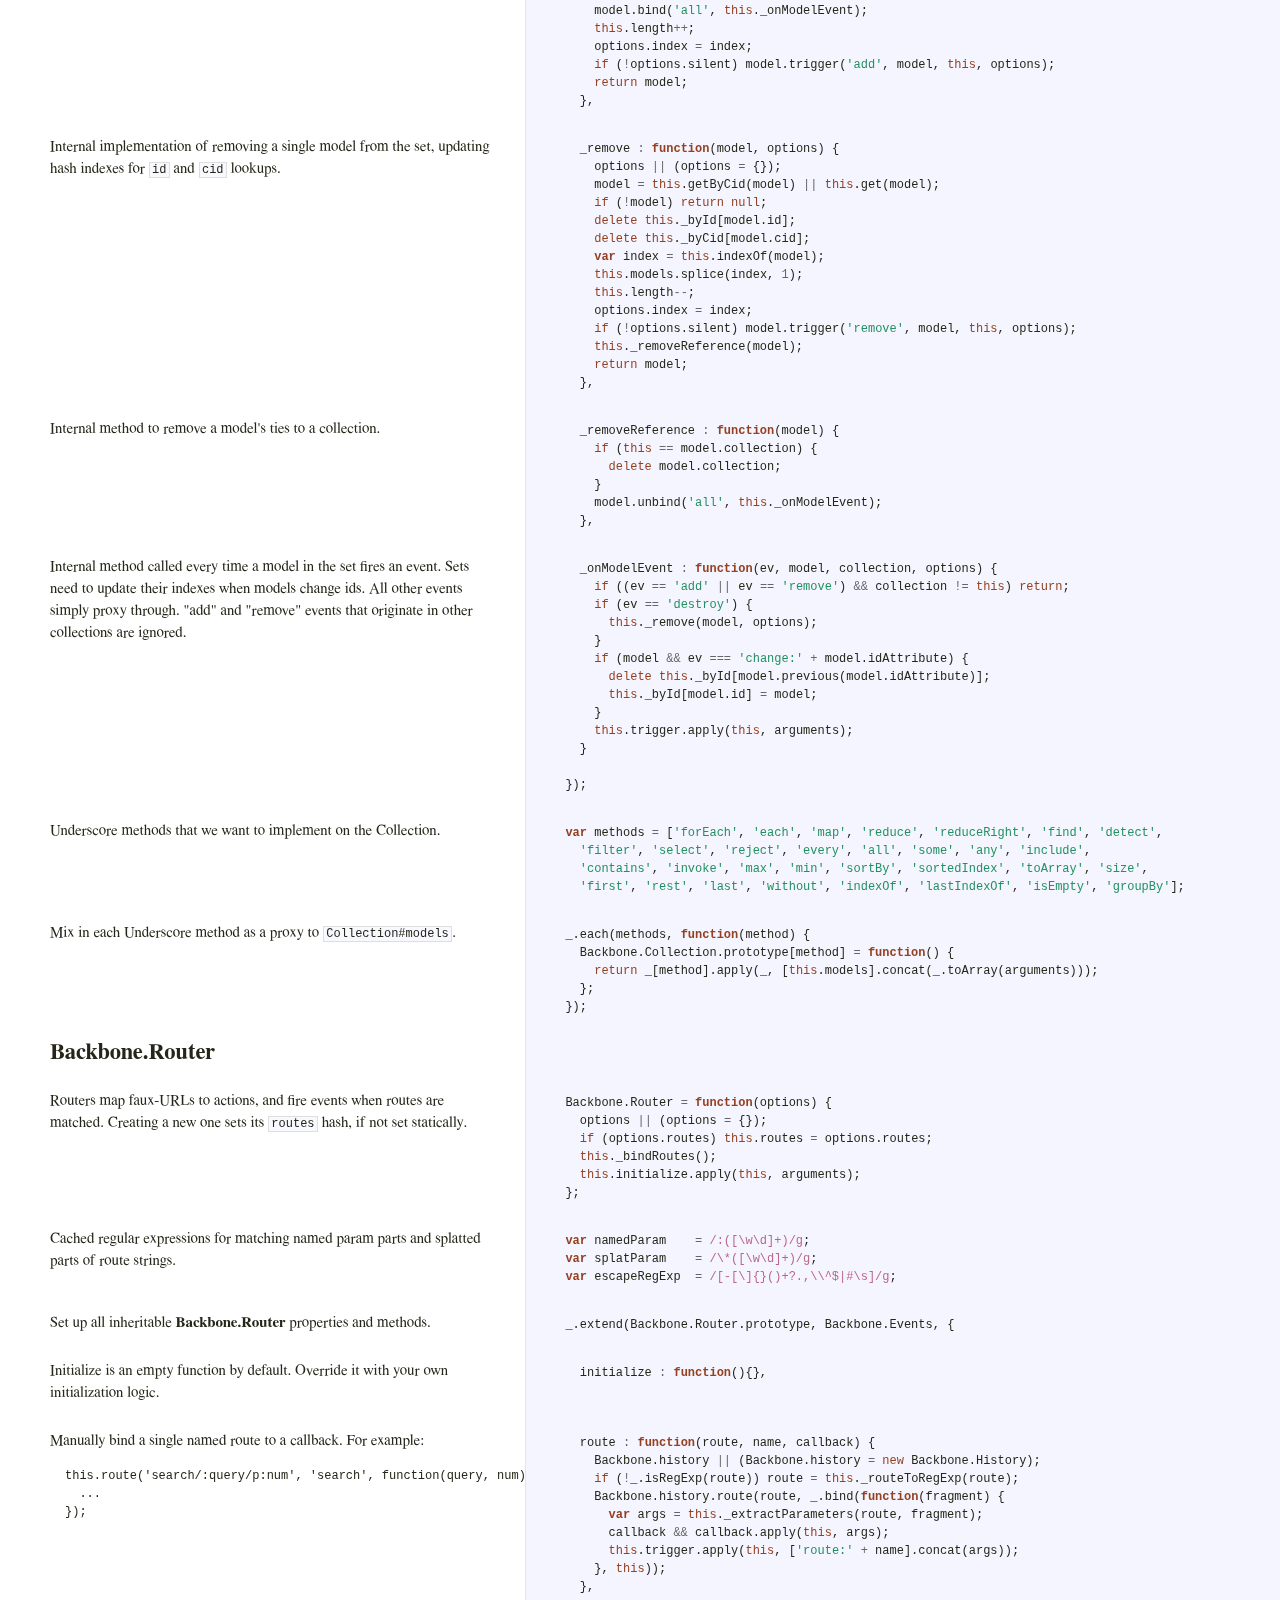
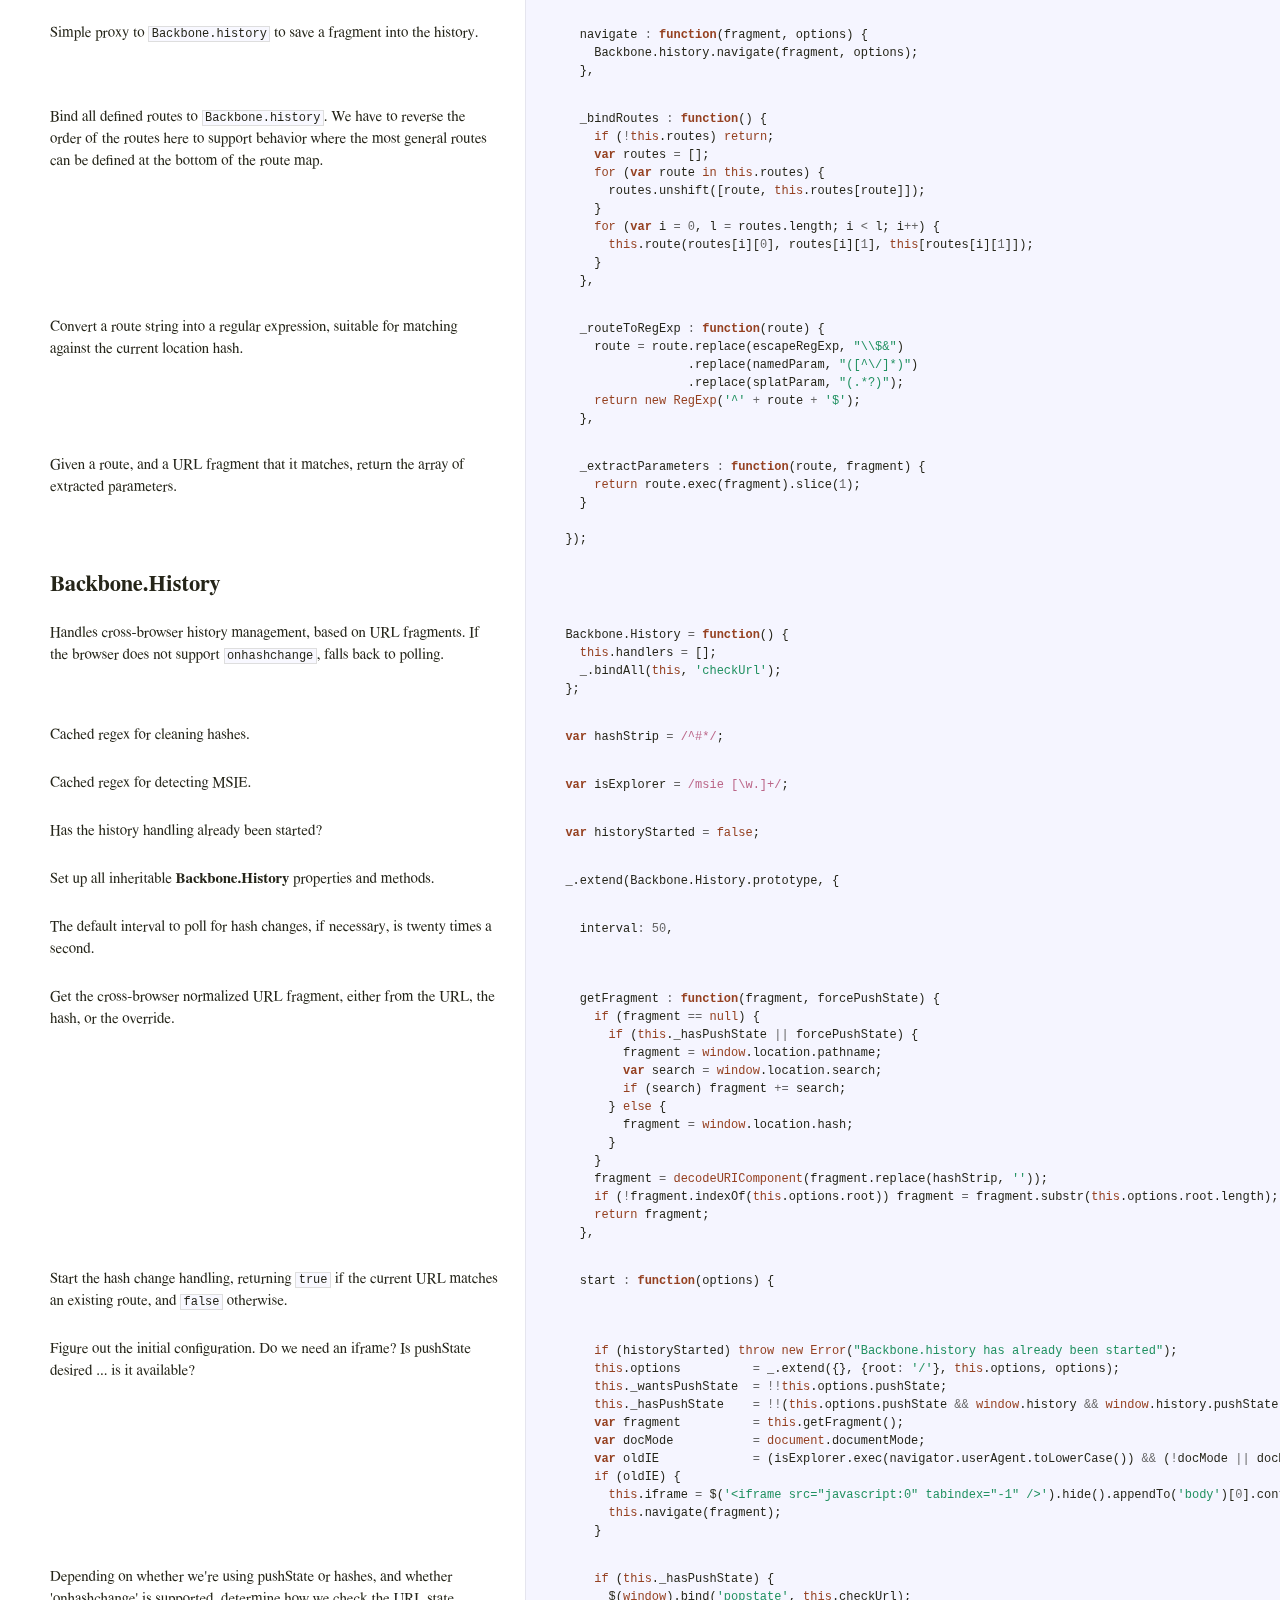
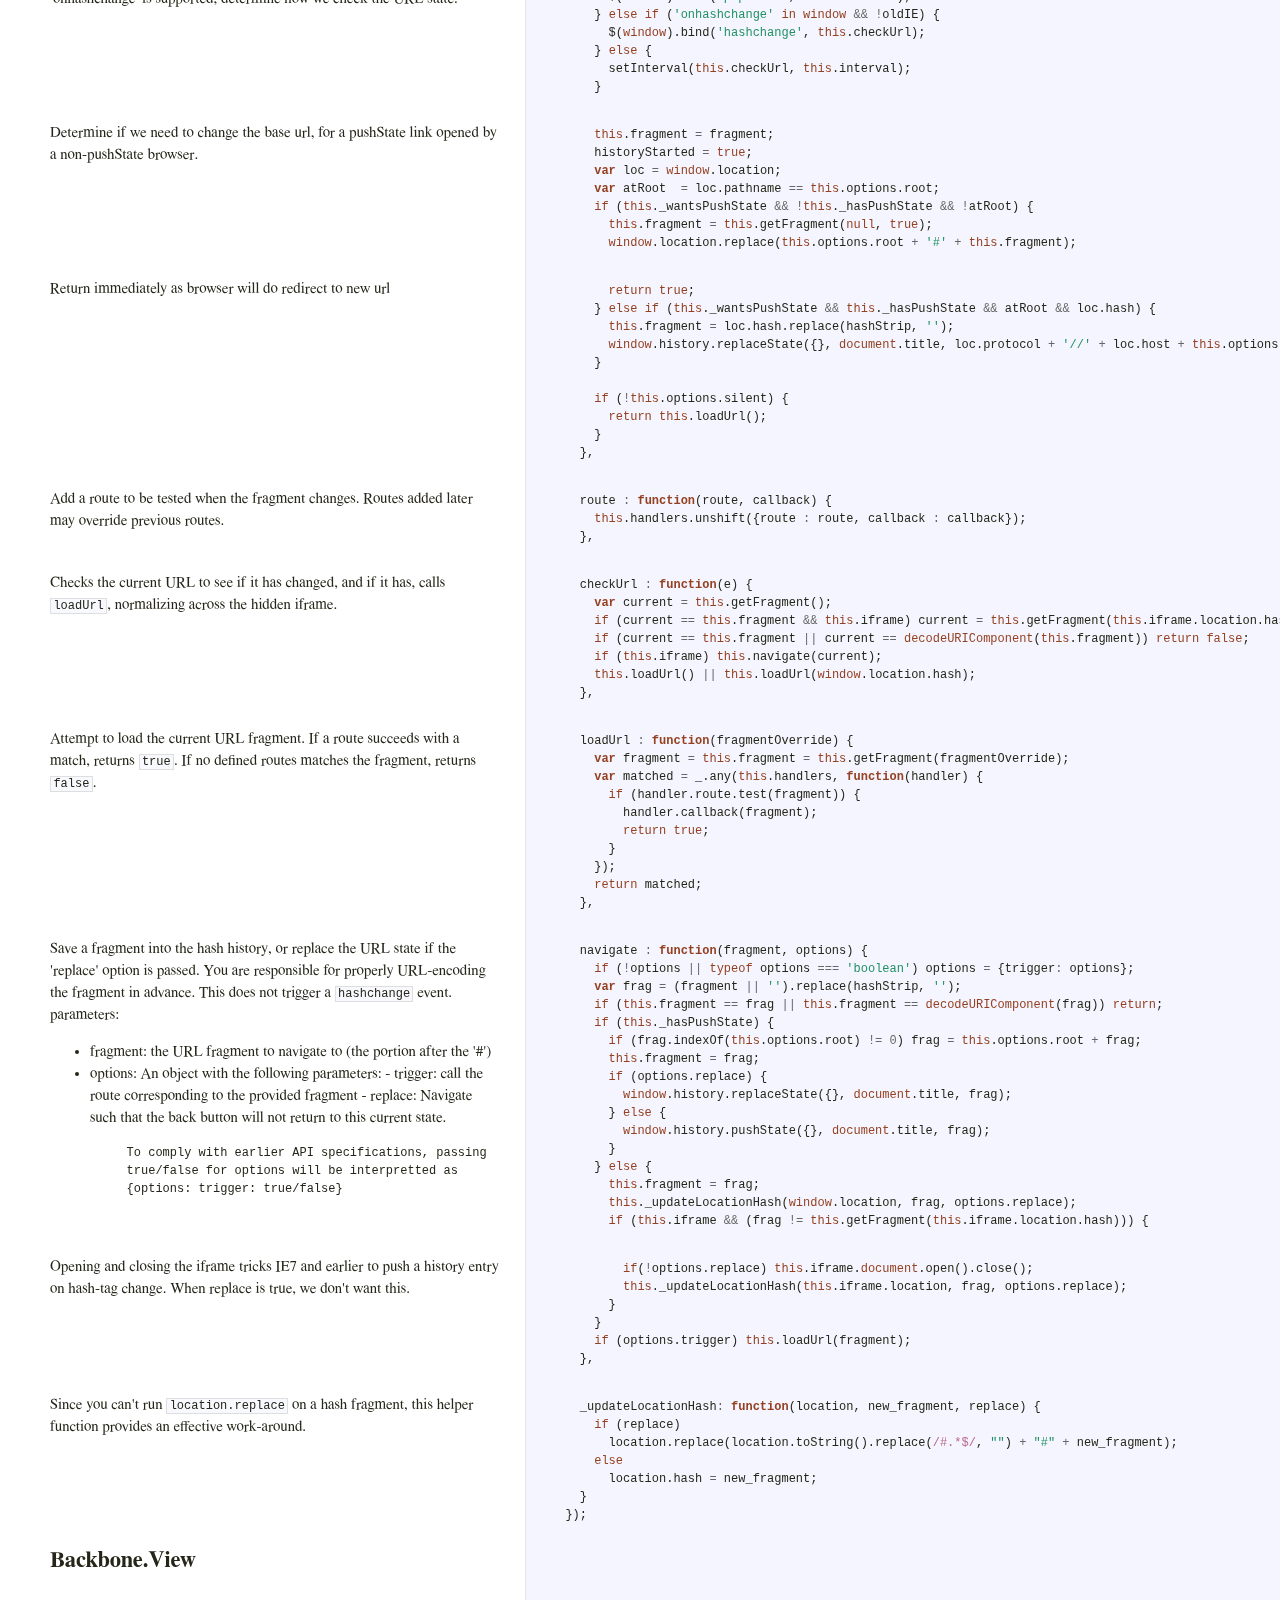
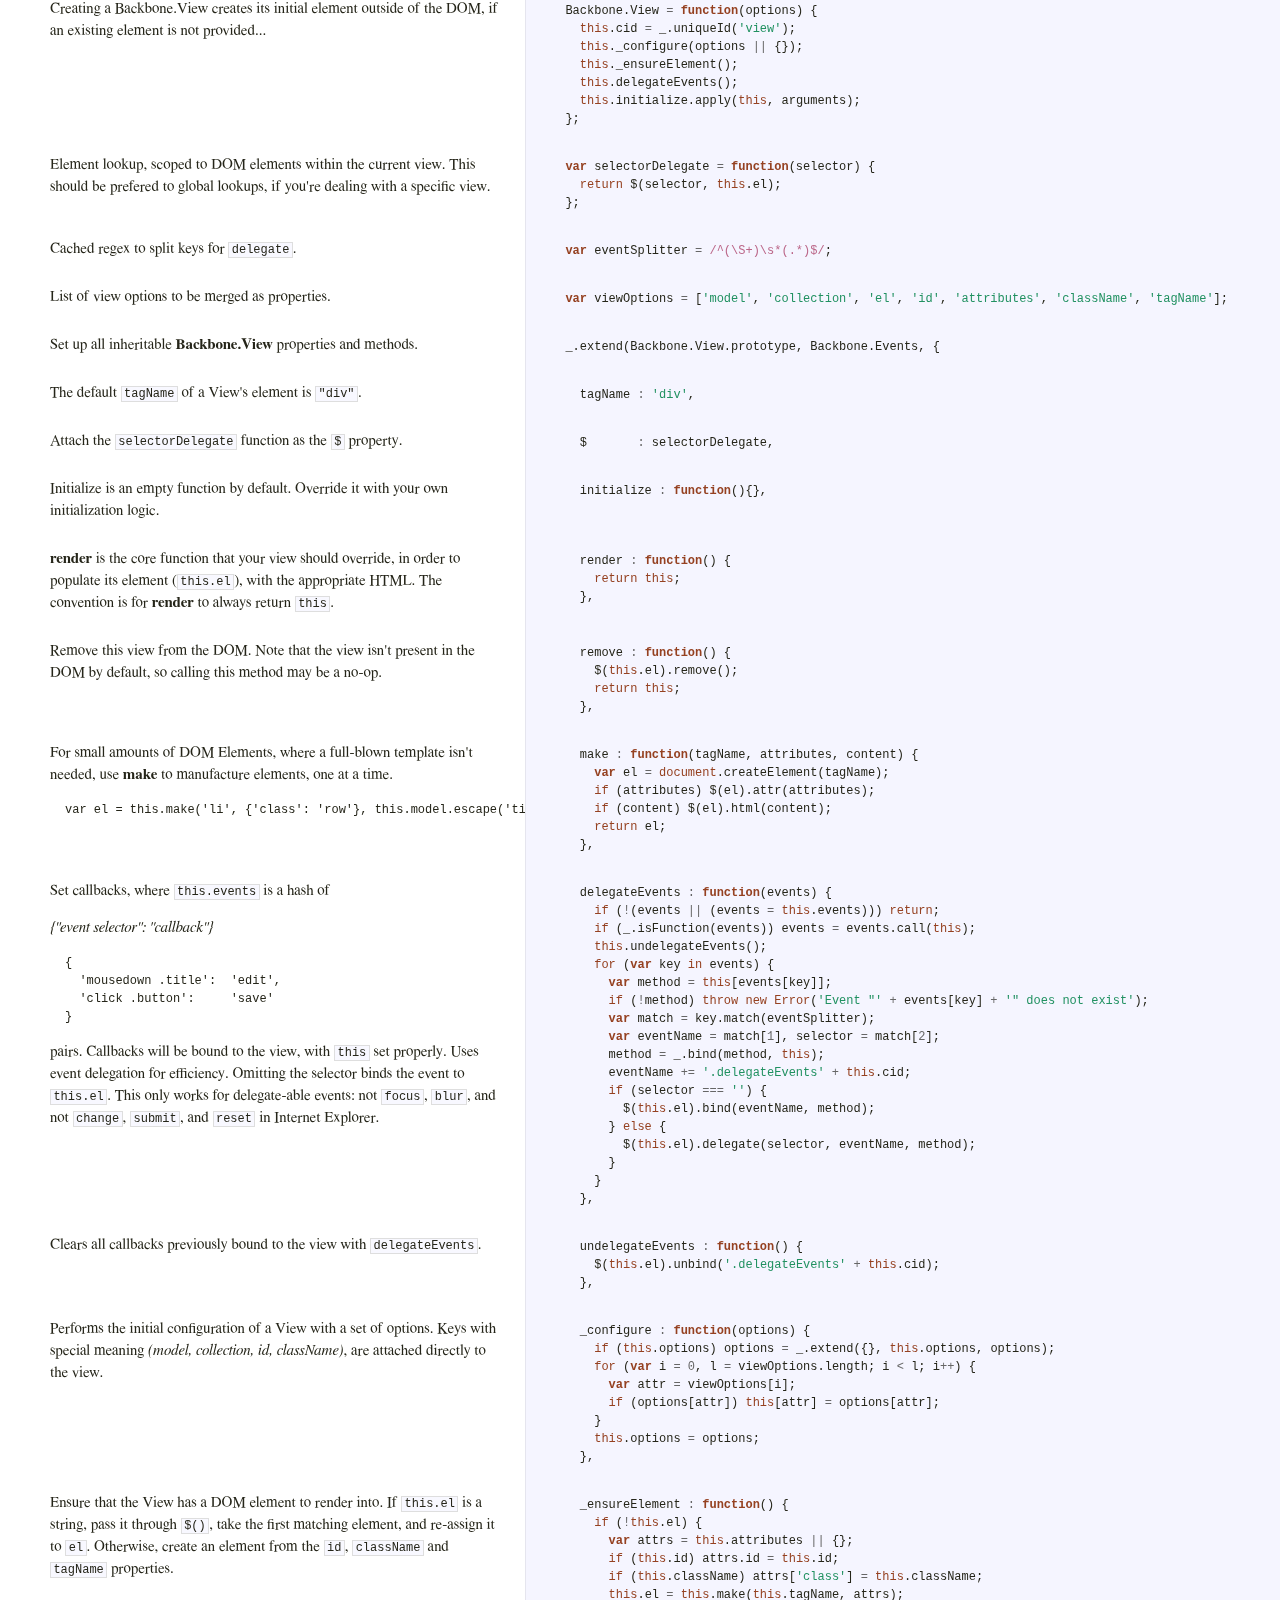
<file: static/backbone/docs/backbone.html>
<!DOCTYPE html>  <html> <head>   <title>backbone.js</title>   <meta http-equiv="content-type" content="text/html; charset=UTF-8">   <link rel="stylesheet" media="all" href="docco.css" /> </head> <body>   <div id="container">     <div id="background"></div>          <table cellpadding="0" cellspacing="0">       <thead>         <tr>           <th class="docs">             <h1>               backbone.js             </h1>           </th>           <th class="code">           </th>         </tr>       </thead>       <tbody>                               <tr id="section-1">             <td class="docs">               <div class="pilwrap">                 <a class="pilcrow" href="#section-1">&#182;</a>               </div>               <pre><code>Backbone.js 0.5.3
(c) 2010 Jeremy Ashkenas, DocumentCloud Inc.
Backbone may be freely distributed under the MIT license.
For all details and documentation:
http://documentcloud.github.com/backbone
</code></pre>             </td>             <td class="code">               <div class="highlight"><pre><span class="p">(</span><span class="kd">function</span><span class="p">(){</span></pre></div>             </td>           </tr>                               <tr id="section-2">             <td class="docs">               <div class="pilwrap">                 <a class="pilcrow" href="#section-2">&#182;</a>               </div>               <h2>Initial Setup</h2>             </td>             <td class="code">               <div class="highlight"><pre></pre></div>             </td>           </tr>                               <tr id="section-3">             <td class="docs">               <div class="pilwrap">                 <a class="pilcrow" href="#section-3">&#182;</a>               </div>               <p>Save a reference to the global object.</p>             </td>             <td class="code">               <div class="highlight"><pre>  <span class="kd">var</span> <span class="nx">root</span> <span class="o">=</span> <span class="k">this</span><span class="p">;</span></pre></div>             </td>           </tr>                               <tr id="section-4">             <td class="docs">               <div class="pilwrap">                 <a class="pilcrow" href="#section-4">&#182;</a>               </div>               <p>Save the previous value of the <code>Backbone</code> variable.</p>             </td>             <td class="code">               <div class="highlight"><pre>  <span class="kd">var</span> <span class="nx">previousBackbone</span> <span class="o">=</span> <span class="nx">root</span><span class="p">.</span><span class="nx">Backbone</span><span class="p">;</span></pre></div>             </td>           </tr>                               <tr id="section-5">             <td class="docs">               <div class="pilwrap">                 <a class="pilcrow" href="#section-5">&#182;</a>               </div>               <p>Create a local reference to slice.</p>             </td>             <td class="code">               <div class="highlight"><pre>  <span class="kd">var</span> <span class="nx">slice</span> <span class="o">=</span> <span class="nb">Array</span><span class="p">.</span><span class="nx">prototype</span><span class="p">.</span><span class="nx">slice</span><span class="p">;</span></pre></div>             </td>           </tr>                               <tr id="section-6">             <td class="docs">               <div class="pilwrap">                 <a class="pilcrow" href="#section-6">&#182;</a>               </div>               <p>The top-level namespace. All public Backbone classes and modules will
be attached to this. Exported for both CommonJS and the browser.</p>             </td>             <td class="code">               <div class="highlight"><pre>  <span class="kd">var</span> <span class="nx">Backbone</span><span class="p">;</span>
  <span class="k">if</span> <span class="p">(</span><span class="k">typeof</span> <span class="nx">exports</span> <span class="o">!==</span> <span class="s1">&#39;undefined&#39;</span><span class="p">)</span> <span class="p">{</span>
    <span class="nx">Backbone</span> <span class="o">=</span> <span class="nx">exports</span><span class="p">;</span>
  <span class="p">}</span> <span class="k">else</span> <span class="p">{</span>
    <span class="nx">Backbone</span> <span class="o">=</span> <span class="nx">root</span><span class="p">.</span><span class="nx">Backbone</span> <span class="o">=</span> <span class="p">{};</span>
  <span class="p">}</span></pre></div>             </td>           </tr>                               <tr id="section-7">             <td class="docs">               <div class="pilwrap">                 <a class="pilcrow" href="#section-7">&#182;</a>               </div>               <p>Current version of the library. Keep in sync with <code>package.json</code>.</p>             </td>             <td class="code">               <div class="highlight"><pre>  <span class="nx">Backbone</span><span class="p">.</span><span class="nx">VERSION</span> <span class="o">=</span> <span class="s1">&#39;0.5.3&#39;</span><span class="p">;</span></pre></div>             </td>           </tr>                               <tr id="section-8">             <td class="docs">               <div class="pilwrap">                 <a class="pilcrow" href="#section-8">&#182;</a>               </div>               <p>Require Underscore, if we're on the server, and it's not already present.</p>             </td>             <td class="code">               <div class="highlight"><pre>  <span class="kd">var</span> <span class="nx">_</span> <span class="o">=</span> <span class="nx">root</span><span class="p">.</span><span class="nx">_</span><span class="p">;</span>
  <span class="k">if</span> <span class="p">(</span><span class="o">!</span><span class="nx">_</span> <span class="o">&amp;&amp;</span> <span class="p">(</span><span class="k">typeof</span> <span class="nx">require</span> <span class="o">!==</span> <span class="s1">&#39;undefined&#39;</span><span class="p">))</span> <span class="nx">_</span> <span class="o">=</span> <span class="nx">require</span><span class="p">(</span><span class="s1">&#39;underscore&#39;</span><span class="p">).</span><span class="nx">_</span><span class="p">;</span></pre></div>             </td>           </tr>                               <tr id="section-9">             <td class="docs">               <div class="pilwrap">                 <a class="pilcrow" href="#section-9">&#182;</a>               </div>               <p>For Backbone's purposes, jQuery, Zepto, or Ender owns the <code>$</code> variable.</p>             </td>             <td class="code">               <div class="highlight"><pre>  <span class="kd">var</span> <span class="nx">$</span> <span class="o">=</span> <span class="nx">root</span><span class="p">.</span><span class="nx">jQuery</span> <span class="o">||</span> <span class="nx">root</span><span class="p">.</span><span class="nx">Zepto</span> <span class="o">||</span> <span class="nx">root</span><span class="p">.</span><span class="nx">ender</span><span class="p">;</span></pre></div>             </td>           </tr>                               <tr id="section-10">             <td class="docs">               <div class="pilwrap">                 <a class="pilcrow" href="#section-10">&#182;</a>               </div>               <p>Runs Backbone.js in <em>noConflict</em> mode, returning the <code>Backbone</code> variable
to its previous owner. Returns a reference to this Backbone object.</p>             </td>             <td class="code">               <div class="highlight"><pre>  <span class="nx">Backbone</span><span class="p">.</span><span class="nx">noConflict</span> <span class="o">=</span> <span class="kd">function</span><span class="p">()</span> <span class="p">{</span>
    <span class="nx">root</span><span class="p">.</span><span class="nx">Backbone</span> <span class="o">=</span> <span class="nx">previousBackbone</span><span class="p">;</span>
    <span class="k">return</span> <span class="k">this</span><span class="p">;</span>
  <span class="p">};</span></pre></div>             </td>           </tr>                               <tr id="section-11">             <td class="docs">               <div class="pilwrap">                 <a class="pilcrow" href="#section-11">&#182;</a>               </div>               <p>Turn on <code>emulateHTTP</code> to support legacy HTTP servers. Setting this option will
fake <code>"PUT"</code> and <code>"DELETE"</code> requests via the <code>_method</code> parameter and set a
<code>X-Http-Method-Override</code> header.</p>             </td>             <td class="code">               <div class="highlight"><pre>  <span class="nx">Backbone</span><span class="p">.</span><span class="nx">emulateHTTP</span> <span class="o">=</span> <span class="kc">false</span><span class="p">;</span></pre></div>             </td>           </tr>                               <tr id="section-12">             <td class="docs">               <div class="pilwrap">                 <a class="pilcrow" href="#section-12">&#182;</a>               </div>               <p>Turn on <code>emulateJSON</code> to support legacy servers that can't deal with direct
<code>application/json</code> requests ... will encode the body as
<code>application/x-www-form-urlencoded</code> instead and will send the model in a
form param named <code>model</code>.</p>             </td>             <td class="code">               <div class="highlight"><pre>  <span class="nx">Backbone</span><span class="p">.</span><span class="nx">emulateJSON</span> <span class="o">=</span> <span class="kc">false</span><span class="p">;</span></pre></div>             </td>           </tr>                               <tr id="section-13">             <td class="docs">               <div class="pilwrap">                 <a class="pilcrow" href="#section-13">&#182;</a>               </div>               <h2>Backbone.Events</h2>             </td>             <td class="code">               <div class="highlight"><pre></pre></div>             </td>           </tr>                               <tr id="section-14">             <td class="docs">               <div class="pilwrap">                 <a class="pilcrow" href="#section-14">&#182;</a>               </div>               <p>A module that can be mixed in to <em>any object</em> in order to provide it with
custom events. You may <code>bind</code> or <code>unbind</code> a callback function to an event;
<code>trigger</code>-ing an event fires all callbacks in succession.</p>

<pre><code>var object = {};
_.extend(object, Backbone.Events);
object.bind('expand', function(){ alert('expanded'); });
object.trigger('expand');
</code></pre>             </td>             <td class="code">               <div class="highlight"><pre>  <span class="nx">Backbone</span><span class="p">.</span><span class="nx">Events</span> <span class="o">=</span> <span class="p">{</span></pre></div>             </td>           </tr>                               <tr id="section-15">             <td class="docs">               <div class="pilwrap">                 <a class="pilcrow" href="#section-15">&#182;</a>               </div>               <p>Bind an event, specified by a string name, <code>ev</code>, to a <code>callback</code> function.
Passing <code>"all"</code> will bind the callback to all events fired.</p>             </td>             <td class="code">               <div class="highlight"><pre>    <span class="nx">bind</span> <span class="o">:</span> <span class="kd">function</span><span class="p">(</span><span class="nx">ev</span><span class="p">,</span> <span class="nx">callback</span><span class="p">,</span> <span class="nx">context</span><span class="p">)</span> <span class="p">{</span>
      <span class="kd">var</span> <span class="nx">calls</span> <span class="o">=</span> <span class="k">this</span><span class="p">.</span><span class="nx">_callbacks</span> <span class="o">||</span> <span class="p">(</span><span class="k">this</span><span class="p">.</span><span class="nx">_callbacks</span> <span class="o">=</span> <span class="p">{});</span>
      <span class="kd">var</span> <span class="nx">list</span>  <span class="o">=</span> <span class="nx">calls</span><span class="p">[</span><span class="nx">ev</span><span class="p">]</span> <span class="o">||</span> <span class="p">(</span><span class="nx">calls</span><span class="p">[</span><span class="nx">ev</span><span class="p">]</span> <span class="o">=</span> <span class="p">{});</span>
      <span class="kd">var</span> <span class="nx">tail</span> <span class="o">=</span> <span class="nx">list</span><span class="p">.</span><span class="nx">tail</span> <span class="o">||</span> <span class="p">(</span><span class="nx">list</span><span class="p">.</span><span class="nx">tail</span> <span class="o">=</span> <span class="nx">list</span><span class="p">.</span><span class="nx">next</span> <span class="o">=</span> <span class="p">{});</span>
      <span class="nx">tail</span><span class="p">.</span><span class="nx">callback</span> <span class="o">=</span> <span class="nx">callback</span><span class="p">;</span>
      <span class="nx">tail</span><span class="p">.</span><span class="nx">context</span> <span class="o">=</span> <span class="nx">context</span><span class="p">;</span>
      <span class="nx">list</span><span class="p">.</span><span class="nx">tail</span> <span class="o">=</span> <span class="nx">tail</span><span class="p">.</span><span class="nx">next</span> <span class="o">=</span> <span class="p">{};</span>
      <span class="k">return</span> <span class="k">this</span><span class="p">;</span>
    <span class="p">},</span></pre></div>             </td>           </tr>                               <tr id="section-16">             <td class="docs">               <div class="pilwrap">                 <a class="pilcrow" href="#section-16">&#182;</a>               </div>               <p>Remove one or many callbacks. If <code>callback</code> is null, removes all
callbacks for the event. If <code>ev</code> is null, removes all bound callbacks
for all events.</p>             </td>             <td class="code">               <div class="highlight"><pre>    <span class="nx">unbind</span> <span class="o">:</span> <span class="kd">function</span><span class="p">(</span><span class="nx">ev</span><span class="p">,</span> <span class="nx">callback</span><span class="p">)</span> <span class="p">{</span>
      <span class="kd">var</span> <span class="nx">calls</span><span class="p">,</span> <span class="nx">node</span><span class="p">,</span> <span class="nx">prev</span><span class="p">;</span>
      <span class="k">if</span> <span class="p">(</span><span class="o">!</span><span class="nx">ev</span><span class="p">)</span> <span class="p">{</span>
        <span class="k">this</span><span class="p">.</span><span class="nx">_callbacks</span> <span class="o">=</span> <span class="kc">null</span><span class="p">;</span>
      <span class="p">}</span> <span class="k">else</span> <span class="k">if</span> <span class="p">(</span><span class="nx">calls</span> <span class="o">=</span> <span class="k">this</span><span class="p">.</span><span class="nx">_callbacks</span><span class="p">)</span> <span class="p">{</span>
        <span class="k">if</span> <span class="p">(</span><span class="o">!</span><span class="nx">callback</span><span class="p">)</span> <span class="p">{</span>
          <span class="nx">calls</span><span class="p">[</span><span class="nx">ev</span><span class="p">]</span> <span class="o">=</span> <span class="p">{};</span>
        <span class="p">}</span> <span class="k">else</span> <span class="k">if</span> <span class="p">(</span><span class="nx">node</span> <span class="o">=</span> <span class="nx">calls</span><span class="p">[</span><span class="nx">ev</span><span class="p">])</span> <span class="p">{</span>
          <span class="k">while</span> <span class="p">((</span><span class="nx">prev</span> <span class="o">=</span> <span class="nx">node</span><span class="p">)</span> <span class="o">&amp;&amp;</span> <span class="p">(</span><span class="nx">node</span> <span class="o">=</span> <span class="nx">node</span><span class="p">.</span><span class="nx">next</span><span class="p">))</span> <span class="p">{</span>
            <span class="k">if</span> <span class="p">(</span><span class="nx">node</span><span class="p">.</span><span class="nx">callback</span> <span class="o">!==</span> <span class="nx">callback</span><span class="p">)</span> <span class="k">continue</span><span class="p">;</span>
            <span class="nx">prev</span><span class="p">.</span><span class="nx">next</span> <span class="o">=</span> <span class="nx">node</span><span class="p">.</span><span class="nx">next</span><span class="p">;</span>
            <span class="nx">node</span><span class="p">.</span><span class="nx">context</span> <span class="o">=</span> <span class="nx">node</span><span class="p">.</span><span class="nx">callback</span> <span class="o">=</span> <span class="kc">null</span><span class="p">;</span>
            <span class="k">break</span><span class="p">;</span>
          <span class="p">}</span>
        <span class="p">}</span>
      <span class="p">}</span>
      <span class="k">return</span> <span class="k">this</span><span class="p">;</span>
    <span class="p">},</span></pre></div>             </td>           </tr>                               <tr id="section-17">             <td class="docs">               <div class="pilwrap">                 <a class="pilcrow" href="#section-17">&#182;</a>               </div>               <p>Trigger an event, firing all bound callbacks. Callbacks are passed the
same arguments as <code>trigger</code> is, apart from the event name.
Listening for <code>"all"</code> passes the true event name as the first argument.</p>             </td>             <td class="code">               <div class="highlight"><pre>    <span class="nx">trigger</span> <span class="o">:</span> <span class="kd">function</span><span class="p">(</span><span class="nx">eventName</span><span class="p">)</span> <span class="p">{</span>
      <span class="kd">var</span> <span class="nx">node</span><span class="p">,</span> <span class="nx">calls</span><span class="p">,</span> <span class="nx">callback</span><span class="p">,</span> <span class="nx">args</span><span class="p">,</span> <span class="nx">ev</span><span class="p">,</span> <span class="nx">events</span> <span class="o">=</span> <span class="p">[</span><span class="s1">&#39;all&#39;</span><span class="p">,</span> <span class="nx">eventName</span><span class="p">];</span>
      <span class="k">if</span> <span class="p">(</span><span class="o">!</span><span class="p">(</span><span class="nx">calls</span> <span class="o">=</span> <span class="k">this</span><span class="p">.</span><span class="nx">_callbacks</span><span class="p">))</span> <span class="k">return</span> <span class="k">this</span><span class="p">;</span>
      <span class="k">while</span> <span class="p">(</span><span class="nx">ev</span> <span class="o">=</span> <span class="nx">events</span><span class="p">.</span><span class="nx">pop</span><span class="p">())</span> <span class="p">{</span>
        <span class="k">if</span> <span class="p">(</span><span class="o">!</span><span class="p">(</span><span class="nx">node</span> <span class="o">=</span> <span class="nx">calls</span><span class="p">[</span><span class="nx">ev</span><span class="p">]))</span> <span class="k">continue</span><span class="p">;</span>
        <span class="nx">args</span> <span class="o">=</span> <span class="nx">ev</span> <span class="o">==</span> <span class="s1">&#39;all&#39;</span> <span class="o">?</span> <span class="nx">arguments</span> <span class="o">:</span> <span class="nx">slice</span><span class="p">.</span><span class="nx">call</span><span class="p">(</span><span class="nx">arguments</span><span class="p">,</span> <span class="mi">1</span><span class="p">);</span>
        <span class="k">while</span> <span class="p">(</span><span class="nx">node</span> <span class="o">=</span> <span class="nx">node</span><span class="p">.</span><span class="nx">next</span><span class="p">)</span> <span class="k">if</span> <span class="p">(</span><span class="nx">callback</span> <span class="o">=</span> <span class="nx">node</span><span class="p">.</span><span class="nx">callback</span><span class="p">)</span> <span class="nx">callback</span><span class="p">.</span><span class="nx">apply</span><span class="p">(</span><span class="nx">node</span><span class="p">.</span><span class="nx">context</span> <span class="o">||</span> <span class="k">this</span><span class="p">,</span> <span class="nx">args</span><span class="p">);</span>
      <span class="p">}</span>
      <span class="k">return</span> <span class="k">this</span><span class="p">;</span>
    <span class="p">}</span>

  <span class="p">};</span></pre></div>             </td>           </tr>                               <tr id="section-18">             <td class="docs">               <div class="pilwrap">                 <a class="pilcrow" href="#section-18">&#182;</a>               </div>               <h2>Backbone.Model</h2>             </td>             <td class="code">               <div class="highlight"><pre></pre></div>             </td>           </tr>                               <tr id="section-19">             <td class="docs">               <div class="pilwrap">                 <a class="pilcrow" href="#section-19">&#182;</a>               </div>               <p>Create a new model, with defined attributes. A client id (<code>cid</code>)
is automatically generated and assigned for you.</p>             </td>             <td class="code">               <div class="highlight"><pre>  <span class="nx">Backbone</span><span class="p">.</span><span class="nx">Model</span> <span class="o">=</span> <span class="kd">function</span><span class="p">(</span><span class="nx">attributes</span><span class="p">,</span> <span class="nx">options</span><span class="p">)</span> <span class="p">{</span>
    <span class="kd">var</span> <span class="nx">defaults</span><span class="p">;</span>
    <span class="nx">attributes</span> <span class="o">||</span> <span class="p">(</span><span class="nx">attributes</span> <span class="o">=</span> <span class="p">{});</span>
    <span class="k">if</span> <span class="p">(</span><span class="nx">defaults</span> <span class="o">=</span> <span class="k">this</span><span class="p">.</span><span class="nx">defaults</span><span class="p">)</span> <span class="p">{</span>
      <span class="k">if</span> <span class="p">(</span><span class="nx">_</span><span class="p">.</span><span class="nx">isFunction</span><span class="p">(</span><span class="nx">defaults</span><span class="p">))</span> <span class="nx">defaults</span> <span class="o">=</span> <span class="nx">defaults</span><span class="p">.</span><span class="nx">call</span><span class="p">(</span><span class="k">this</span><span class="p">);</span>
      <span class="nx">attributes</span> <span class="o">=</span> <span class="nx">_</span><span class="p">.</span><span class="nx">extend</span><span class="p">({},</span> <span class="nx">defaults</span><span class="p">,</span> <span class="nx">attributes</span><span class="p">);</span>
    <span class="p">}</span>
    <span class="k">this</span><span class="p">.</span><span class="nx">attributes</span> <span class="o">=</span> <span class="p">{};</span>
    <span class="k">this</span><span class="p">.</span><span class="nx">_escapedAttributes</span> <span class="o">=</span> <span class="p">{};</span>
    <span class="k">this</span><span class="p">.</span><span class="nx">cid</span> <span class="o">=</span> <span class="nx">_</span><span class="p">.</span><span class="nx">uniqueId</span><span class="p">(</span><span class="s1">&#39;c&#39;</span><span class="p">);</span>
    <span class="k">this</span><span class="p">.</span><span class="nx">set</span><span class="p">(</span><span class="nx">attributes</span><span class="p">,</span> <span class="p">{</span><span class="nx">silent</span> <span class="o">:</span> <span class="kc">true</span><span class="p">});</span>
    <span class="k">this</span><span class="p">.</span><span class="nx">_changed</span> <span class="o">=</span> <span class="kc">false</span><span class="p">;</span>
    <span class="k">this</span><span class="p">.</span><span class="nx">_previousAttributes</span> <span class="o">=</span> <span class="nx">_</span><span class="p">.</span><span class="nx">clone</span><span class="p">(</span><span class="k">this</span><span class="p">.</span><span class="nx">attributes</span><span class="p">);</span>
    <span class="k">if</span> <span class="p">(</span><span class="nx">options</span> <span class="o">&amp;&amp;</span> <span class="nx">options</span><span class="p">.</span><span class="nx">collection</span><span class="p">)</span> <span class="k">this</span><span class="p">.</span><span class="nx">collection</span> <span class="o">=</span> <span class="nx">options</span><span class="p">.</span><span class="nx">collection</span><span class="p">;</span>
    <span class="k">this</span><span class="p">.</span><span class="nx">initialize</span><span class="p">(</span><span class="nx">attributes</span><span class="p">,</span> <span class="nx">options</span><span class="p">);</span>
  <span class="p">};</span></pre></div>             </td>           </tr>                               <tr id="section-20">             <td class="docs">               <div class="pilwrap">                 <a class="pilcrow" href="#section-20">&#182;</a>               </div>               <p>Attach all inheritable methods to the Model prototype.</p>             </td>             <td class="code">               <div class="highlight"><pre>  <span class="nx">_</span><span class="p">.</span><span class="nx">extend</span><span class="p">(</span><span class="nx">Backbone</span><span class="p">.</span><span class="nx">Model</span><span class="p">.</span><span class="nx">prototype</span><span class="p">,</span> <span class="nx">Backbone</span><span class="p">.</span><span class="nx">Events</span><span class="p">,</span> <span class="p">{</span></pre></div>             </td>           </tr>                               <tr id="section-21">             <td class="docs">               <div class="pilwrap">                 <a class="pilcrow" href="#section-21">&#182;</a>               </div>               <p>Has the item been changed since the last <code>"change"</code> event?</p>             </td>             <td class="code">               <div class="highlight"><pre>    <span class="nx">_changed</span> <span class="o">:</span> <span class="kc">false</span><span class="p">,</span></pre></div>             </td>           </tr>                               <tr id="section-22">             <td class="docs">               <div class="pilwrap">                 <a class="pilcrow" href="#section-22">&#182;</a>               </div>               <p>The default name for the JSON <code>id</code> attribute is <code>"id"</code>. MongoDB and
CouchDB users may want to set this to <code>"_id"</code>.</p>             </td>             <td class="code">               <div class="highlight"><pre>    <span class="nx">idAttribute</span> <span class="o">:</span> <span class="s1">&#39;id&#39;</span><span class="p">,</span></pre></div>             </td>           </tr>                               <tr id="section-23">             <td class="docs">               <div class="pilwrap">                 <a class="pilcrow" href="#section-23">&#182;</a>               </div>               <p>Initialize is an empty function by default. Override it with your own
initialization logic.</p>             </td>             <td class="code">               <div class="highlight"><pre>    <span class="nx">initialize</span> <span class="o">:</span> <span class="kd">function</span><span class="p">(){},</span></pre></div>             </td>           </tr>                               <tr id="section-24">             <td class="docs">               <div class="pilwrap">                 <a class="pilcrow" href="#section-24">&#182;</a>               </div>               <p>Return a copy of the model's <code>attributes</code> object.</p>             </td>             <td class="code">               <div class="highlight"><pre>    <span class="nx">toJSON</span> <span class="o">:</span> <span class="kd">function</span><span class="p">()</span> <span class="p">{</span>
      <span class="k">return</span> <span class="nx">_</span><span class="p">.</span><span class="nx">clone</span><span class="p">(</span><span class="k">this</span><span class="p">.</span><span class="nx">attributes</span><span class="p">);</span>
    <span class="p">},</span></pre></div>             </td>           </tr>                               <tr id="section-25">             <td class="docs">               <div class="pilwrap">                 <a class="pilcrow" href="#section-25">&#182;</a>               </div>               <p>Get the value of an attribute.</p>             </td>             <td class="code">               <div class="highlight"><pre>    <span class="nx">get</span> <span class="o">:</span> <span class="kd">function</span><span class="p">(</span><span class="nx">attr</span><span class="p">)</span> <span class="p">{</span>
      <span class="k">return</span> <span class="k">this</span><span class="p">.</span><span class="nx">attributes</span><span class="p">[</span><span class="nx">attr</span><span class="p">];</span>
    <span class="p">},</span></pre></div>             </td>           </tr>                               <tr id="section-26">             <td class="docs">               <div class="pilwrap">                 <a class="pilcrow" href="#section-26">&#182;</a>               </div>               <p>Get the HTML-escaped value of an attribute.</p>             </td>             <td class="code">               <div class="highlight"><pre>    <span class="nx">escape</span> <span class="o">:</span> <span class="kd">function</span><span class="p">(</span><span class="nx">attr</span><span class="p">)</span> <span class="p">{</span>
      <span class="kd">var</span> <span class="nx">html</span><span class="p">;</span>
      <span class="k">if</span> <span class="p">(</span><span class="nx">html</span> <span class="o">=</span> <span class="k">this</span><span class="p">.</span><span class="nx">_escapedAttributes</span><span class="p">[</span><span class="nx">attr</span><span class="p">])</span> <span class="k">return</span> <span class="nx">html</span><span class="p">;</span>
      <span class="kd">var</span> <span class="nx">val</span> <span class="o">=</span> <span class="k">this</span><span class="p">.</span><span class="nx">attributes</span><span class="p">[</span><span class="nx">attr</span><span class="p">];</span>
      <span class="k">return</span> <span class="k">this</span><span class="p">.</span><span class="nx">_escapedAttributes</span><span class="p">[</span><span class="nx">attr</span><span class="p">]</span> <span class="o">=</span> <span class="nx">_</span><span class="p">.</span><span class="nx">escape</span><span class="p">(</span><span class="nx">val</span> <span class="o">==</span> <span class="kc">null</span> <span class="o">?</span> <span class="s1">&#39;&#39;</span> <span class="o">:</span> <span class="s1">&#39;&#39;</span> <span class="o">+</span> <span class="nx">val</span><span class="p">);</span>
    <span class="p">},</span></pre></div>             </td>           </tr>                               <tr id="section-27">             <td class="docs">               <div class="pilwrap">                 <a class="pilcrow" href="#section-27">&#182;</a>               </div>               <p>Returns <code>true</code> if the attribute contains a value that is not null
or undefined.</p>             </td>             <td class="code">               <div class="highlight"><pre>    <span class="nx">has</span> <span class="o">:</span> <span class="kd">function</span><span class="p">(</span><span class="nx">attr</span><span class="p">)</span> <span class="p">{</span>
      <span class="k">return</span> <span class="k">this</span><span class="p">.</span><span class="nx">attributes</span><span class="p">[</span><span class="nx">attr</span><span class="p">]</span> <span class="o">!=</span> <span class="kc">null</span><span class="p">;</span>
    <span class="p">},</span></pre></div>             </td>           </tr>                               <tr id="section-28">             <td class="docs">               <div class="pilwrap">                 <a class="pilcrow" href="#section-28">&#182;</a>               </div>               <p>Set a hash of model attributes on the object, firing <code>"change"</code> unless you
choose to silence it.</p>             </td>             <td class="code">               <div class="highlight"><pre>    <span class="nx">set</span> <span class="o">:</span> <span class="kd">function</span><span class="p">(</span><span class="nx">attrs</span><span class="p">,</span> <span class="nx">options</span><span class="p">)</span> <span class="p">{</span></pre></div>             </td>           </tr>                               <tr id="section-29">             <td class="docs">               <div class="pilwrap">                 <a class="pilcrow" href="#section-29">&#182;</a>               </div>               <p>Extract attributes and options.</p>             </td>             <td class="code">               <div class="highlight"><pre>      <span class="nx">options</span> <span class="o">||</span> <span class="p">(</span><span class="nx">options</span> <span class="o">=</span> <span class="p">{});</span>
      <span class="k">if</span> <span class="p">(</span><span class="o">!</span><span class="nx">attrs</span><span class="p">)</span> <span class="k">return</span> <span class="k">this</span><span class="p">;</span>
      <span class="k">if</span> <span class="p">(</span><span class="nx">attrs</span><span class="p">.</span><span class="nx">attributes</span><span class="p">)</span> <span class="nx">attrs</span> <span class="o">=</span> <span class="nx">attrs</span><span class="p">.</span><span class="nx">attributes</span><span class="p">;</span>
      <span class="kd">var</span> <span class="nx">now</span> <span class="o">=</span> <span class="k">this</span><span class="p">.</span><span class="nx">attributes</span><span class="p">,</span> <span class="nx">escaped</span> <span class="o">=</span> <span class="k">this</span><span class="p">.</span><span class="nx">_escapedAttributes</span><span class="p">;</span></pre></div>             </td>           </tr>                               <tr id="section-30">             <td class="docs">               <div class="pilwrap">                 <a class="pilcrow" href="#section-30">&#182;</a>               </div>               <p>Run validation.</p>             </td>             <td class="code">               <div class="highlight"><pre>      <span class="k">if</span> <span class="p">(</span><span class="o">!</span><span class="nx">options</span><span class="p">.</span><span class="nx">silent</span> <span class="o">&amp;&amp;</span> <span class="k">this</span><span class="p">.</span><span class="nx">validate</span> <span class="o">&amp;&amp;</span> <span class="o">!</span><span class="k">this</span><span class="p">.</span><span class="nx">_performValidation</span><span class="p">(</span><span class="nx">attrs</span><span class="p">,</span> <span class="nx">options</span><span class="p">))</span> <span class="k">return</span> <span class="kc">false</span><span class="p">;</span></pre></div>             </td>           </tr>                               <tr id="section-31">             <td class="docs">               <div class="pilwrap">                 <a class="pilcrow" href="#section-31">&#182;</a>               </div>               <p>Check for changes of <code>id</code>.</p>             </td>             <td class="code">               <div class="highlight"><pre>      <span class="k">if</span> <span class="p">(</span><span class="k">this</span><span class="p">.</span><span class="nx">idAttribute</span> <span class="k">in</span> <span class="nx">attrs</span><span class="p">)</span> <span class="k">this</span><span class="p">.</span><span class="nx">id</span> <span class="o">=</span> <span class="nx">attrs</span><span class="p">[</span><span class="k">this</span><span class="p">.</span><span class="nx">idAttribute</span><span class="p">];</span></pre></div>             </td>           </tr>                               <tr id="section-32">             <td class="docs">               <div class="pilwrap">                 <a class="pilcrow" href="#section-32">&#182;</a>               </div>               <p>We're about to start triggering change events.</p>             </td>             <td class="code">               <div class="highlight"><pre>      <span class="kd">var</span> <span class="nx">alreadyChanging</span> <span class="o">=</span> <span class="k">this</span><span class="p">.</span><span class="nx">_changing</span><span class="p">;</span>
      <span class="k">this</span><span class="p">.</span><span class="nx">_changing</span> <span class="o">=</span> <span class="kc">true</span><span class="p">;</span></pre></div>             </td>           </tr>                               <tr id="section-33">             <td class="docs">               <div class="pilwrap">                 <a class="pilcrow" href="#section-33">&#182;</a>               </div>               <p>Update attributes.</p>             </td>             <td class="code">               <div class="highlight"><pre>      <span class="k">for</span> <span class="p">(</span><span class="kd">var</span> <span class="nx">attr</span> <span class="k">in</span> <span class="nx">attrs</span><span class="p">)</span> <span class="p">{</span>
        <span class="kd">var</span> <span class="nx">val</span> <span class="o">=</span> <span class="nx">attrs</span><span class="p">[</span><span class="nx">attr</span><span class="p">];</span>
        <span class="k">if</span> <span class="p">(</span><span class="o">!</span><span class="nx">_</span><span class="p">.</span><span class="nx">isEqual</span><span class="p">(</span><span class="nx">now</span><span class="p">[</span><span class="nx">attr</span><span class="p">],</span> <span class="nx">val</span><span class="p">))</span> <span class="p">{</span>
          <span class="nx">now</span><span class="p">[</span><span class="nx">attr</span><span class="p">]</span> <span class="o">=</span> <span class="nx">val</span><span class="p">;</span>
          <span class="k">delete</span> <span class="nx">escaped</span><span class="p">[</span><span class="nx">attr</span><span class="p">];</span>
          <span class="k">this</span><span class="p">.</span><span class="nx">_changed</span> <span class="o">=</span> <span class="kc">true</span><span class="p">;</span>
          <span class="k">if</span> <span class="p">(</span><span class="o">!</span><span class="nx">options</span><span class="p">.</span><span class="nx">silent</span><span class="p">)</span> <span class="k">this</span><span class="p">.</span><span class="nx">trigger</span><span class="p">(</span><span class="s1">&#39;change:&#39;</span> <span class="o">+</span> <span class="nx">attr</span><span class="p">,</span> <span class="k">this</span><span class="p">,</span> <span class="nx">val</span><span class="p">,</span> <span class="nx">options</span><span class="p">);</span>
        <span class="p">}</span>
      <span class="p">}</span></pre></div>             </td>           </tr>                               <tr id="section-34">             <td class="docs">               <div class="pilwrap">                 <a class="pilcrow" href="#section-34">&#182;</a>               </div>               <p>Fire the <code>"change"</code> event, if the model has been changed.</p>             </td>             <td class="code">               <div class="highlight"><pre>      <span class="k">if</span> <span class="p">(</span><span class="o">!</span><span class="nx">alreadyChanging</span><span class="p">)</span> <span class="p">{</span>
        <span class="k">if</span> <span class="p">(</span><span class="o">!</span><span class="nx">options</span><span class="p">.</span><span class="nx">silent</span> <span class="o">&amp;&amp;</span> <span class="k">this</span><span class="p">.</span><span class="nx">_changed</span><span class="p">)</span> <span class="k">this</span><span class="p">.</span><span class="nx">change</span><span class="p">(</span><span class="nx">options</span><span class="p">);</span>
        <span class="k">this</span><span class="p">.</span><span class="nx">_changing</span> <span class="o">=</span> <span class="kc">false</span><span class="p">;</span>
      <span class="p">}</span>
      <span class="k">return</span> <span class="k">this</span><span class="p">;</span>
    <span class="p">},</span></pre></div>             </td>           </tr>                               <tr id="section-35">             <td class="docs">               <div class="pilwrap">                 <a class="pilcrow" href="#section-35">&#182;</a>               </div>               <p>Remove an attribute from the model, firing <code>"change"</code> unless you choose
to silence it. <code>unset</code> is a noop if the attribute doesn't exist.</p>             </td>             <td class="code">               <div class="highlight"><pre>    <span class="nx">unset</span> <span class="o">:</span> <span class="kd">function</span><span class="p">(</span><span class="nx">attr</span><span class="p">,</span> <span class="nx">options</span><span class="p">)</span> <span class="p">{</span>
      <span class="k">if</span> <span class="p">(</span><span class="o">!</span><span class="p">(</span><span class="nx">attr</span> <span class="k">in</span> <span class="k">this</span><span class="p">.</span><span class="nx">attributes</span><span class="p">))</span> <span class="k">return</span> <span class="k">this</span><span class="p">;</span>
      <span class="nx">options</span> <span class="o">||</span> <span class="p">(</span><span class="nx">options</span> <span class="o">=</span> <span class="p">{});</span>
      <span class="kd">var</span> <span class="nx">value</span> <span class="o">=</span> <span class="k">this</span><span class="p">.</span><span class="nx">attributes</span><span class="p">[</span><span class="nx">attr</span><span class="p">];</span></pre></div>             </td>           </tr>                               <tr id="section-36">             <td class="docs">               <div class="pilwrap">                 <a class="pilcrow" href="#section-36">&#182;</a>               </div>               <p>Run validation.</p>             </td>             <td class="code">               <div class="highlight"><pre>      <span class="kd">var</span> <span class="nx">validObj</span> <span class="o">=</span> <span class="p">{};</span>
      <span class="nx">validObj</span><span class="p">[</span><span class="nx">attr</span><span class="p">]</span> <span class="o">=</span> <span class="k">void</span> <span class="mi">0</span><span class="p">;</span>
      <span class="k">if</span> <span class="p">(</span><span class="o">!</span><span class="nx">options</span><span class="p">.</span><span class="nx">silent</span> <span class="o">&amp;&amp;</span> <span class="k">this</span><span class="p">.</span><span class="nx">validate</span> <span class="o">&amp;&amp;</span> <span class="o">!</span><span class="k">this</span><span class="p">.</span><span class="nx">_performValidation</span><span class="p">(</span><span class="nx">validObj</span><span class="p">,</span> <span class="nx">options</span><span class="p">))</span> <span class="k">return</span> <span class="kc">false</span><span class="p">;</span></pre></div>             </td>           </tr>                               <tr id="section-37">             <td class="docs">               <div class="pilwrap">                 <a class="pilcrow" href="#section-37">&#182;</a>               </div>               <p>changedAttributes needs to know if an attribute has been unset.</p>             </td>             <td class="code">               <div class="highlight"><pre>      <span class="p">(</span><span class="k">this</span><span class="p">.</span><span class="nx">_unsetAttributes</span> <span class="o">||</span> <span class="p">(</span><span class="k">this</span><span class="p">.</span><span class="nx">_unsetAttributes</span> <span class="o">=</span> <span class="p">[])).</span><span class="nx">push</span><span class="p">(</span><span class="nx">attr</span><span class="p">);</span></pre></div>             </td>           </tr>                               <tr id="section-38">             <td class="docs">               <div class="pilwrap">                 <a class="pilcrow" href="#section-38">&#182;</a>               </div>               <p>Remove the attribute.</p>             </td>             <td class="code">               <div class="highlight"><pre>      <span class="k">delete</span> <span class="k">this</span><span class="p">.</span><span class="nx">attributes</span><span class="p">[</span><span class="nx">attr</span><span class="p">];</span>
      <span class="k">delete</span> <span class="k">this</span><span class="p">.</span><span class="nx">_escapedAttributes</span><span class="p">[</span><span class="nx">attr</span><span class="p">];</span>
      <span class="k">if</span> <span class="p">(</span><span class="nx">attr</span> <span class="o">==</span> <span class="k">this</span><span class="p">.</span><span class="nx">idAttribute</span><span class="p">)</span> <span class="k">delete</span> <span class="k">this</span><span class="p">.</span><span class="nx">id</span><span class="p">;</span>
      <span class="k">this</span><span class="p">.</span><span class="nx">_changed</span> <span class="o">=</span> <span class="kc">true</span><span class="p">;</span>
      <span class="k">if</span> <span class="p">(</span><span class="o">!</span><span class="nx">options</span><span class="p">.</span><span class="nx">silent</span><span class="p">)</span> <span class="p">{</span>
        <span class="k">this</span><span class="p">.</span><span class="nx">trigger</span><span class="p">(</span><span class="s1">&#39;change:&#39;</span> <span class="o">+</span> <span class="nx">attr</span><span class="p">,</span> <span class="k">this</span><span class="p">,</span> <span class="k">void</span> <span class="mi">0</span><span class="p">,</span> <span class="nx">options</span><span class="p">);</span>
        <span class="k">this</span><span class="p">.</span><span class="nx">change</span><span class="p">(</span><span class="nx">options</span><span class="p">);</span>
      <span class="p">}</span>
      <span class="k">return</span> <span class="k">this</span><span class="p">;</span>
    <span class="p">},</span></pre></div>             </td>           </tr>                               <tr id="section-39">             <td class="docs">               <div class="pilwrap">                 <a class="pilcrow" href="#section-39">&#182;</a>               </div>               <p>Clear all attributes on the model, firing <code>"change"</code> unless you choose
to silence it.</p>             </td>             <td class="code">               <div class="highlight"><pre>    <span class="nx">clear</span> <span class="o">:</span> <span class="kd">function</span><span class="p">(</span><span class="nx">options</span><span class="p">)</span> <span class="p">{</span>
      <span class="nx">options</span> <span class="o">||</span> <span class="p">(</span><span class="nx">options</span> <span class="o">=</span> <span class="p">{});</span>
      <span class="kd">var</span> <span class="nx">attr</span><span class="p">;</span>
      <span class="kd">var</span> <span class="nx">old</span> <span class="o">=</span> <span class="k">this</span><span class="p">.</span><span class="nx">attributes</span><span class="p">;</span></pre></div>             </td>           </tr>                               <tr id="section-40">             <td class="docs">               <div class="pilwrap">                 <a class="pilcrow" href="#section-40">&#182;</a>               </div>               <p>Run validation.</p>             </td>             <td class="code">               <div class="highlight"><pre>      <span class="kd">var</span> <span class="nx">validObj</span> <span class="o">=</span> <span class="p">{};</span>
      <span class="k">for</span> <span class="p">(</span><span class="nx">attr</span> <span class="k">in</span> <span class="nx">old</span><span class="p">)</span> <span class="nx">validObj</span><span class="p">[</span><span class="nx">attr</span><span class="p">]</span> <span class="o">=</span> <span class="k">void</span> <span class="mi">0</span><span class="p">;</span>
      <span class="k">if</span> <span class="p">(</span><span class="o">!</span><span class="nx">options</span><span class="p">.</span><span class="nx">silent</span> <span class="o">&amp;&amp;</span> <span class="k">this</span><span class="p">.</span><span class="nx">validate</span> <span class="o">&amp;&amp;</span> <span class="o">!</span><span class="k">this</span><span class="p">.</span><span class="nx">_performValidation</span><span class="p">(</span><span class="nx">validObj</span><span class="p">,</span> <span class="nx">options</span><span class="p">))</span> <span class="k">return</span> <span class="kc">false</span><span class="p">;</span>

      <span class="k">this</span><span class="p">.</span><span class="nx">attributes</span> <span class="o">=</span> <span class="p">{};</span>
      <span class="k">this</span><span class="p">.</span><span class="nx">_escapedAttributes</span> <span class="o">=</span> <span class="p">{};</span>
      <span class="k">this</span><span class="p">.</span><span class="nx">_changed</span> <span class="o">=</span> <span class="kc">true</span><span class="p">;</span>
      <span class="k">if</span> <span class="p">(</span><span class="o">!</span><span class="nx">options</span><span class="p">.</span><span class="nx">silent</span><span class="p">)</span> <span class="p">{</span>
        <span class="k">for</span> <span class="p">(</span><span class="nx">attr</span> <span class="k">in</span> <span class="nx">old</span><span class="p">)</span> <span class="p">{</span>
          <span class="k">this</span><span class="p">.</span><span class="nx">trigger</span><span class="p">(</span><span class="s1">&#39;change:&#39;</span> <span class="o">+</span> <span class="nx">attr</span><span class="p">,</span> <span class="k">this</span><span class="p">,</span> <span class="k">void</span> <span class="mi">0</span><span class="p">,</span> <span class="nx">options</span><span class="p">);</span>
        <span class="p">}</span>
        <span class="k">this</span><span class="p">.</span><span class="nx">change</span><span class="p">(</span><span class="nx">options</span><span class="p">);</span>
      <span class="p">}</span>
      <span class="k">return</span> <span class="k">this</span><span class="p">;</span>
    <span class="p">},</span></pre></div>             </td>           </tr>                               <tr id="section-41">             <td class="docs">               <div class="pilwrap">                 <a class="pilcrow" href="#section-41">&#182;</a>               </div>               <p>Fetch the model from the server. If the server's representation of the
model differs from its current attributes, they will be overriden,
triggering a <code>"change"</code> event.</p>             </td>             <td class="code">               <div class="highlight"><pre>    <span class="nx">fetch</span> <span class="o">:</span> <span class="kd">function</span><span class="p">(</span><span class="nx">options</span><span class="p">)</span> <span class="p">{</span>
      <span class="nx">options</span> <span class="o">||</span> <span class="p">(</span><span class="nx">options</span> <span class="o">=</span> <span class="p">{});</span>
      <span class="kd">var</span> <span class="nx">model</span> <span class="o">=</span> <span class="k">this</span><span class="p">;</span>
      <span class="kd">var</span> <span class="nx">success</span> <span class="o">=</span> <span class="nx">options</span><span class="p">.</span><span class="nx">success</span><span class="p">;</span>
      <span class="nx">options</span><span class="p">.</span><span class="nx">success</span> <span class="o">=</span> <span class="kd">function</span><span class="p">(</span><span class="nx">resp</span><span class="p">,</span> <span class="nx">status</span><span class="p">,</span> <span class="nx">xhr</span><span class="p">)</span> <span class="p">{</span>
        <span class="k">if</span> <span class="p">(</span><span class="o">!</span><span class="nx">model</span><span class="p">.</span><span class="nx">set</span><span class="p">(</span><span class="nx">model</span><span class="p">.</span><span class="nx">parse</span><span class="p">(</span><span class="nx">resp</span><span class="p">,</span> <span class="nx">xhr</span><span class="p">),</span> <span class="nx">options</span><span class="p">))</span> <span class="k">return</span> <span class="kc">false</span><span class="p">;</span>
        <span class="k">if</span> <span class="p">(</span><span class="nx">success</span><span class="p">)</span> <span class="nx">success</span><span class="p">(</span><span class="nx">model</span><span class="p">,</span> <span class="nx">resp</span><span class="p">);</span>
      <span class="p">};</span>
      <span class="nx">options</span><span class="p">.</span><span class="nx">error</span> <span class="o">=</span> <span class="nx">wrapError</span><span class="p">(</span><span class="nx">options</span><span class="p">.</span><span class="nx">error</span><span class="p">,</span> <span class="nx">model</span><span class="p">,</span> <span class="nx">options</span><span class="p">);</span>
      <span class="k">return</span> <span class="p">(</span><span class="k">this</span><span class="p">.</span><span class="nx">sync</span> <span class="o">||</span> <span class="nx">Backbone</span><span class="p">.</span><span class="nx">sync</span><span class="p">).</span><span class="nx">call</span><span class="p">(</span><span class="k">this</span><span class="p">,</span> <span class="s1">&#39;read&#39;</span><span class="p">,</span> <span class="k">this</span><span class="p">,</span> <span class="nx">options</span><span class="p">);</span>
    <span class="p">},</span></pre></div>             </td>           </tr>                               <tr id="section-42">             <td class="docs">               <div class="pilwrap">                 <a class="pilcrow" href="#section-42">&#182;</a>               </div>               <p>Set a hash of model attributes, and sync the model to the server.
If the server returns an attributes hash that differs, the model's
state will be <code>set</code> again.</p>             </td>             <td class="code">               <div class="highlight"><pre>    <span class="nx">save</span> <span class="o">:</span> <span class="kd">function</span><span class="p">(</span><span class="nx">attrs</span><span class="p">,</span> <span class="nx">options</span><span class="p">)</span> <span class="p">{</span>
      <span class="nx">options</span> <span class="o">||</span> <span class="p">(</span><span class="nx">options</span> <span class="o">=</span> <span class="p">{});</span>
      <span class="k">if</span> <span class="p">(</span><span class="nx">attrs</span> <span class="o">&amp;&amp;</span> <span class="o">!</span><span class="k">this</span><span class="p">.</span><span class="nx">set</span><span class="p">(</span><span class="nx">attrs</span><span class="p">,</span> <span class="nx">options</span><span class="p">))</span> <span class="k">return</span> <span class="kc">false</span><span class="p">;</span>
      <span class="kd">var</span> <span class="nx">model</span> <span class="o">=</span> <span class="k">this</span><span class="p">;</span>
      <span class="kd">var</span> <span class="nx">success</span> <span class="o">=</span> <span class="nx">options</span><span class="p">.</span><span class="nx">success</span><span class="p">;</span>
      <span class="nx">options</span><span class="p">.</span><span class="nx">success</span> <span class="o">=</span> <span class="kd">function</span><span class="p">(</span><span class="nx">resp</span><span class="p">,</span> <span class="nx">status</span><span class="p">,</span> <span class="nx">xhr</span><span class="p">)</span> <span class="p">{</span>
        <span class="k">if</span> <span class="p">(</span><span class="o">!</span><span class="nx">model</span><span class="p">.</span><span class="nx">set</span><span class="p">(</span><span class="nx">model</span><span class="p">.</span><span class="nx">parse</span><span class="p">(</span><span class="nx">resp</span><span class="p">,</span> <span class="nx">xhr</span><span class="p">),</span> <span class="nx">options</span><span class="p">))</span> <span class="k">return</span> <span class="kc">false</span><span class="p">;</span>
        <span class="k">if</span> <span class="p">(</span><span class="nx">success</span><span class="p">)</span> <span class="nx">success</span><span class="p">(</span><span class="nx">model</span><span class="p">,</span> <span class="nx">resp</span><span class="p">,</span> <span class="nx">xhr</span><span class="p">);</span>
      <span class="p">};</span>
      <span class="nx">options</span><span class="p">.</span><span class="nx">error</span> <span class="o">=</span> <span class="nx">wrapError</span><span class="p">(</span><span class="nx">options</span><span class="p">.</span><span class="nx">error</span><span class="p">,</span> <span class="nx">model</span><span class="p">,</span> <span class="nx">options</span><span class="p">);</span>
      <span class="kd">var</span> <span class="nx">method</span> <span class="o">=</span> <span class="k">this</span><span class="p">.</span><span class="nx">isNew</span><span class="p">()</span> <span class="o">?</span> <span class="s1">&#39;create&#39;</span> <span class="o">:</span> <span class="s1">&#39;update&#39;</span><span class="p">;</span>
      <span class="k">return</span> <span class="p">(</span><span class="k">this</span><span class="p">.</span><span class="nx">sync</span> <span class="o">||</span> <span class="nx">Backbone</span><span class="p">.</span><span class="nx">sync</span><span class="p">).</span><span class="nx">call</span><span class="p">(</span><span class="k">this</span><span class="p">,</span> <span class="nx">method</span><span class="p">,</span> <span class="k">this</span><span class="p">,</span> <span class="nx">options</span><span class="p">);</span>
    <span class="p">},</span></pre></div>             </td>           </tr>                               <tr id="section-43">             <td class="docs">               <div class="pilwrap">                 <a class="pilcrow" href="#section-43">&#182;</a>               </div>               <p>Destroy this model on the server if it was already persisted. Upon success, the model is removed
from its collection, if it has one.</p>             </td>             <td class="code">               <div class="highlight"><pre>    <span class="nx">destroy</span> <span class="o">:</span> <span class="kd">function</span><span class="p">(</span><span class="nx">options</span><span class="p">)</span> <span class="p">{</span>
      <span class="nx">options</span> <span class="o">||</span> <span class="p">(</span><span class="nx">options</span> <span class="o">=</span> <span class="p">{});</span>
      <span class="k">if</span> <span class="p">(</span><span class="k">this</span><span class="p">.</span><span class="nx">isNew</span><span class="p">())</span> <span class="k">return</span> <span class="k">this</span><span class="p">.</span><span class="nx">trigger</span><span class="p">(</span><span class="s1">&#39;destroy&#39;</span><span class="p">,</span> <span class="k">this</span><span class="p">,</span> <span class="k">this</span><span class="p">.</span><span class="nx">collection</span><span class="p">,</span> <span class="nx">options</span><span class="p">);</span>
      <span class="kd">var</span> <span class="nx">model</span> <span class="o">=</span> <span class="k">this</span><span class="p">;</span>
      <span class="kd">var</span> <span class="nx">success</span> <span class="o">=</span> <span class="nx">options</span><span class="p">.</span><span class="nx">success</span><span class="p">;</span>
      <span class="nx">options</span><span class="p">.</span><span class="nx">success</span> <span class="o">=</span> <span class="kd">function</span><span class="p">(</span><span class="nx">resp</span><span class="p">)</span> <span class="p">{</span>
        <span class="nx">model</span><span class="p">.</span><span class="nx">trigger</span><span class="p">(</span><span class="s1">&#39;destroy&#39;</span><span class="p">,</span> <span class="nx">model</span><span class="p">,</span> <span class="nx">model</span><span class="p">.</span><span class="nx">collection</span><span class="p">,</span> <span class="nx">options</span><span class="p">);</span>
        <span class="k">if</span> <span class="p">(</span><span class="nx">success</span><span class="p">)</span> <span class="nx">success</span><span class="p">(</span><span class="nx">model</span><span class="p">,</span> <span class="nx">resp</span><span class="p">);</span>
      <span class="p">};</span>
      <span class="nx">options</span><span class="p">.</span><span class="nx">error</span> <span class="o">=</span> <span class="nx">wrapError</span><span class="p">(</span><span class="nx">options</span><span class="p">.</span><span class="nx">error</span><span class="p">,</span> <span class="nx">model</span><span class="p">,</span> <span class="nx">options</span><span class="p">);</span>
      <span class="k">return</span> <span class="p">(</span><span class="k">this</span><span class="p">.</span><span class="nx">sync</span> <span class="o">||</span> <span class="nx">Backbone</span><span class="p">.</span><span class="nx">sync</span><span class="p">).</span><span class="nx">call</span><span class="p">(</span><span class="k">this</span><span class="p">,</span> <span class="s1">&#39;delete&#39;</span><span class="p">,</span> <span class="k">this</span><span class="p">,</span> <span class="nx">options</span><span class="p">);</span>
    <span class="p">},</span></pre></div>             </td>           </tr>                               <tr id="section-44">             <td class="docs">               <div class="pilwrap">                 <a class="pilcrow" href="#section-44">&#182;</a>               </div>               <p>Default URL for the model's representation on the server -- if you're
using Backbone's restful methods, override this to change the endpoint
that will be called.</p>             </td>             <td class="code">               <div class="highlight"><pre>    <span class="nx">url</span> <span class="o">:</span> <span class="kd">function</span><span class="p">()</span> <span class="p">{</span>
      <span class="kd">var</span> <span class="nx">base</span> <span class="o">=</span> <span class="nx">getUrl</span><span class="p">(</span><span class="k">this</span><span class="p">.</span><span class="nx">collection</span><span class="p">)</span> <span class="o">||</span> <span class="k">this</span><span class="p">.</span><span class="nx">urlRoot</span> <span class="o">||</span> <span class="nx">urlError</span><span class="p">();</span>
      <span class="k">if</span> <span class="p">(</span><span class="k">this</span><span class="p">.</span><span class="nx">isNew</span><span class="p">())</span> <span class="k">return</span> <span class="nx">base</span><span class="p">;</span>
      <span class="k">return</span> <span class="nx">base</span> <span class="o">+</span> <span class="p">(</span><span class="nx">base</span><span class="p">.</span><span class="nx">charAt</span><span class="p">(</span><span class="nx">base</span><span class="p">.</span><span class="nx">length</span> <span class="o">-</span> <span class="mi">1</span><span class="p">)</span> <span class="o">==</span> <span class="s1">&#39;/&#39;</span> <span class="o">?</span> <span class="s1">&#39;&#39;</span> <span class="o">:</span> <span class="s1">&#39;/&#39;</span><span class="p">)</span> <span class="o">+</span> <span class="nb">encodeURIComponent</span><span class="p">(</span><span class="k">this</span><span class="p">.</span><span class="nx">id</span><span class="p">);</span>
    <span class="p">},</span></pre></div>             </td>           </tr>                               <tr id="section-45">             <td class="docs">               <div class="pilwrap">                 <a class="pilcrow" href="#section-45">&#182;</a>               </div>               <p><strong>parse</strong> converts a response into the hash of attributes to be <code>set</code> on
the model. The default implementation is just to pass the response along.</p>             </td>             <td class="code">               <div class="highlight"><pre>    <span class="nx">parse</span> <span class="o">:</span> <span class="kd">function</span><span class="p">(</span><span class="nx">resp</span><span class="p">,</span> <span class="nx">xhr</span><span class="p">)</span> <span class="p">{</span>
      <span class="k">return</span> <span class="nx">resp</span><span class="p">;</span>
    <span class="p">},</span></pre></div>             </td>           </tr>                               <tr id="section-46">             <td class="docs">               <div class="pilwrap">                 <a class="pilcrow" href="#section-46">&#182;</a>               </div>               <p>Create a new model with identical attributes to this one.</p>             </td>             <td class="code">               <div class="highlight"><pre>    <span class="nx">clone</span> <span class="o">:</span> <span class="kd">function</span><span class="p">()</span> <span class="p">{</span>
      <span class="k">return</span> <span class="k">new</span> <span class="k">this</span><span class="p">.</span><span class="nx">constructor</span><span class="p">(</span><span class="k">this</span><span class="p">);</span>
    <span class="p">},</span></pre></div>             </td>           </tr>                               <tr id="section-47">             <td class="docs">               <div class="pilwrap">                 <a class="pilcrow" href="#section-47">&#182;</a>               </div>               <p>A model is new if it has never been saved to the server, and lacks an id.</p>             </td>             <td class="code">               <div class="highlight"><pre>    <span class="nx">isNew</span> <span class="o">:</span> <span class="kd">function</span><span class="p">()</span> <span class="p">{</span>
      <span class="k">return</span> <span class="k">this</span><span class="p">.</span><span class="nx">id</span> <span class="o">==</span> <span class="kc">null</span><span class="p">;</span>
    <span class="p">},</span></pre></div>             </td>           </tr>                               <tr id="section-48">             <td class="docs">               <div class="pilwrap">                 <a class="pilcrow" href="#section-48">&#182;</a>               </div>               <p>Call this method to manually fire a <code>change</code> event for this model.
Calling this will cause all objects observing the model to update.</p>             </td>             <td class="code">               <div class="highlight"><pre>    <span class="nx">change</span> <span class="o">:</span> <span class="kd">function</span><span class="p">(</span><span class="nx">options</span><span class="p">)</span> <span class="p">{</span>
      <span class="k">this</span><span class="p">.</span><span class="nx">trigger</span><span class="p">(</span><span class="s1">&#39;change&#39;</span><span class="p">,</span> <span class="k">this</span><span class="p">,</span> <span class="nx">options</span><span class="p">);</span>
      <span class="k">this</span><span class="p">.</span><span class="nx">_previousAttributes</span> <span class="o">=</span> <span class="nx">_</span><span class="p">.</span><span class="nx">clone</span><span class="p">(</span><span class="k">this</span><span class="p">.</span><span class="nx">attributes</span><span class="p">);</span>
      <span class="k">this</span><span class="p">.</span><span class="nx">_unsetAttributes</span> <span class="o">=</span> <span class="kc">null</span><span class="p">;</span>
      <span class="k">this</span><span class="p">.</span><span class="nx">_changed</span> <span class="o">=</span> <span class="kc">false</span><span class="p">;</span>
    <span class="p">},</span></pre></div>             </td>           </tr>                               <tr id="section-49">             <td class="docs">               <div class="pilwrap">                 <a class="pilcrow" href="#section-49">&#182;</a>               </div>               <p>Determine if the model has changed since the last <code>"change"</code> event.
If you specify an attribute name, determine if that attribute has changed.</p>             </td>             <td class="code">               <div class="highlight"><pre>    <span class="nx">hasChanged</span> <span class="o">:</span> <span class="kd">function</span><span class="p">(</span><span class="nx">attr</span><span class="p">)</span> <span class="p">{</span>
      <span class="k">if</span> <span class="p">(</span><span class="nx">attr</span><span class="p">)</span> <span class="k">return</span> <span class="k">this</span><span class="p">.</span><span class="nx">_previousAttributes</span><span class="p">[</span><span class="nx">attr</span><span class="p">]</span> <span class="o">!=</span> <span class="k">this</span><span class="p">.</span><span class="nx">attributes</span><span class="p">[</span><span class="nx">attr</span><span class="p">];</span>
      <span class="k">return</span> <span class="k">this</span><span class="p">.</span><span class="nx">_changed</span><span class="p">;</span>
    <span class="p">},</span></pre></div>             </td>           </tr>                               <tr id="section-50">             <td class="docs">               <div class="pilwrap">                 <a class="pilcrow" href="#section-50">&#182;</a>               </div>               <p>Return an object containing all the attributes that have changed, or false
if there are no changed attributes. Useful for determining what parts of a
view need to be updated and/or what attributes need to be persisted to
the server. Unset attributes will be set to undefined.</p>             </td>             <td class="code">               <div class="highlight"><pre>    <span class="nx">changedAttributes</span> <span class="o">:</span> <span class="kd">function</span><span class="p">(</span><span class="nx">now</span><span class="p">)</span> <span class="p">{</span>
      <span class="nx">now</span> <span class="o">||</span> <span class="p">(</span><span class="nx">now</span> <span class="o">=</span> <span class="k">this</span><span class="p">.</span><span class="nx">attributes</span><span class="p">);</span>
      <span class="kd">var</span> <span class="nx">old</span> <span class="o">=</span> <span class="k">this</span><span class="p">.</span><span class="nx">_previousAttributes</span><span class="p">,</span> <span class="nx">unset</span> <span class="o">=</span> <span class="k">this</span><span class="p">.</span><span class="nx">_unsetAttributes</span><span class="p">;</span>

      <span class="kd">var</span> <span class="nx">changed</span> <span class="o">=</span> <span class="kc">false</span><span class="p">;</span>
      <span class="k">for</span> <span class="p">(</span><span class="kd">var</span> <span class="nx">attr</span> <span class="k">in</span> <span class="nx">now</span><span class="p">)</span> <span class="p">{</span>
        <span class="k">if</span> <span class="p">(</span><span class="o">!</span><span class="nx">_</span><span class="p">.</span><span class="nx">isEqual</span><span class="p">(</span><span class="nx">old</span><span class="p">[</span><span class="nx">attr</span><span class="p">],</span> <span class="nx">now</span><span class="p">[</span><span class="nx">attr</span><span class="p">]))</span> <span class="p">{</span>
          <span class="nx">changed</span> <span class="o">||</span> <span class="p">(</span><span class="nx">changed</span> <span class="o">=</span> <span class="p">{});</span>
          <span class="nx">changed</span><span class="p">[</span><span class="nx">attr</span><span class="p">]</span> <span class="o">=</span> <span class="nx">now</span><span class="p">[</span><span class="nx">attr</span><span class="p">];</span>
        <span class="p">}</span>
      <span class="p">}</span>

      <span class="k">if</span> <span class="p">(</span><span class="nx">unset</span><span class="p">)</span> <span class="p">{</span>
        <span class="nx">changed</span> <span class="o">||</span> <span class="p">(</span><span class="nx">changed</span> <span class="o">=</span> <span class="p">{});</span>
        <span class="kd">var</span> <span class="nx">len</span> <span class="o">=</span> <span class="nx">unset</span><span class="p">.</span><span class="nx">length</span><span class="p">;</span>
        <span class="k">while</span> <span class="p">(</span><span class="nx">len</span><span class="o">--</span><span class="p">)</span> <span class="nx">changed</span><span class="p">[</span><span class="nx">unset</span><span class="p">[</span><span class="nx">len</span><span class="p">]]</span> <span class="o">=</span> <span class="k">void</span> <span class="mi">0</span><span class="p">;</span>
      <span class="p">}</span>

      <span class="k">return</span> <span class="nx">changed</span><span class="p">;</span>
    <span class="p">},</span></pre></div>             </td>           </tr>                               <tr id="section-51">             <td class="docs">               <div class="pilwrap">                 <a class="pilcrow" href="#section-51">&#182;</a>               </div>               <p>Get the previous value of an attribute, recorded at the time the last
<code>"change"</code> event was fired.</p>             </td>             <td class="code">               <div class="highlight"><pre>    <span class="nx">previous</span> <span class="o">:</span> <span class="kd">function</span><span class="p">(</span><span class="nx">attr</span><span class="p">)</span> <span class="p">{</span>
      <span class="k">if</span> <span class="p">(</span><span class="o">!</span><span class="nx">attr</span> <span class="o">||</span> <span class="o">!</span><span class="k">this</span><span class="p">.</span><span class="nx">_previousAttributes</span><span class="p">)</span> <span class="k">return</span> <span class="kc">null</span><span class="p">;</span>
      <span class="k">return</span> <span class="k">this</span><span class="p">.</span><span class="nx">_previousAttributes</span><span class="p">[</span><span class="nx">attr</span><span class="p">];</span>
    <span class="p">},</span></pre></div>             </td>           </tr>                               <tr id="section-52">             <td class="docs">               <div class="pilwrap">                 <a class="pilcrow" href="#section-52">&#182;</a>               </div>               <p>Get all of the attributes of the model at the time of the previous
<code>"change"</code> event.</p>             </td>             <td class="code">               <div class="highlight"><pre>    <span class="nx">previousAttributes</span> <span class="o">:</span> <span class="kd">function</span><span class="p">()</span> <span class="p">{</span>
      <span class="k">return</span> <span class="nx">_</span><span class="p">.</span><span class="nx">clone</span><span class="p">(</span><span class="k">this</span><span class="p">.</span><span class="nx">_previousAttributes</span><span class="p">);</span>
    <span class="p">},</span></pre></div>             </td>           </tr>                               <tr id="section-53">             <td class="docs">               <div class="pilwrap">                 <a class="pilcrow" href="#section-53">&#182;</a>               </div>               <p>Run validation against a set of incoming attributes, returning <code>true</code>
if all is well. If a specific <code>error</code> callback has been passed,
call that instead of firing the general <code>"error"</code> event.</p>             </td>             <td class="code">               <div class="highlight"><pre>    <span class="nx">_performValidation</span> <span class="o">:</span> <span class="kd">function</span><span class="p">(</span><span class="nx">attrs</span><span class="p">,</span> <span class="nx">options</span><span class="p">)</span> <span class="p">{</span>
      <span class="kd">var</span> <span class="nx">error</span> <span class="o">=</span> <span class="k">this</span><span class="p">.</span><span class="nx">validate</span><span class="p">(</span><span class="nx">attrs</span><span class="p">);</span>
      <span class="k">if</span> <span class="p">(</span><span class="nx">error</span><span class="p">)</span> <span class="p">{</span>
        <span class="k">if</span> <span class="p">(</span><span class="nx">options</span><span class="p">.</span><span class="nx">error</span><span class="p">)</span> <span class="p">{</span>
          <span class="nx">options</span><span class="p">.</span><span class="nx">error</span><span class="p">(</span><span class="k">this</span><span class="p">,</span> <span class="nx">error</span><span class="p">,</span> <span class="nx">options</span><span class="p">);</span>
        <span class="p">}</span> <span class="k">else</span> <span class="p">{</span>
          <span class="k">this</span><span class="p">.</span><span class="nx">trigger</span><span class="p">(</span><span class="s1">&#39;error&#39;</span><span class="p">,</span> <span class="k">this</span><span class="p">,</span> <span class="nx">error</span><span class="p">,</span> <span class="nx">options</span><span class="p">);</span>
        <span class="p">}</span>
        <span class="k">return</span> <span class="kc">false</span><span class="p">;</span>
      <span class="p">}</span>
      <span class="k">return</span> <span class="kc">true</span><span class="p">;</span>
    <span class="p">}</span>

  <span class="p">});</span></pre></div>             </td>           </tr>                               <tr id="section-54">             <td class="docs">               <div class="pilwrap">                 <a class="pilcrow" href="#section-54">&#182;</a>               </div>               <h2>Backbone.Collection</h2>             </td>             <td class="code">               <div class="highlight"><pre></pre></div>             </td>           </tr>                               <tr id="section-55">             <td class="docs">               <div class="pilwrap">                 <a class="pilcrow" href="#section-55">&#182;</a>               </div>               <p>Provides a standard collection class for our sets of models, ordered
or unordered. If a <code>comparator</code> is specified, the Collection will maintain
its models in sort order, as they're added and removed.</p>             </td>             <td class="code">               <div class="highlight"><pre>  <span class="nx">Backbone</span><span class="p">.</span><span class="nx">Collection</span> <span class="o">=</span> <span class="kd">function</span><span class="p">(</span><span class="nx">models</span><span class="p">,</span> <span class="nx">options</span><span class="p">)</span> <span class="p">{</span>
    <span class="nx">options</span> <span class="o">||</span> <span class="p">(</span><span class="nx">options</span> <span class="o">=</span> <span class="p">{});</span>
    <span class="k">if</span> <span class="p">(</span><span class="nx">options</span><span class="p">.</span><span class="nx">comparator</span><span class="p">)</span> <span class="k">this</span><span class="p">.</span><span class="nx">comparator</span> <span class="o">=</span> <span class="nx">options</span><span class="p">.</span><span class="nx">comparator</span><span class="p">;</span>
    <span class="nx">_</span><span class="p">.</span><span class="nx">bindAll</span><span class="p">(</span><span class="k">this</span><span class="p">,</span> <span class="s1">&#39;_onModelEvent&#39;</span><span class="p">,</span> <span class="s1">&#39;_removeReference&#39;</span><span class="p">);</span>
    <span class="k">this</span><span class="p">.</span><span class="nx">_reset</span><span class="p">();</span>
    <span class="k">if</span> <span class="p">(</span><span class="nx">models</span><span class="p">)</span> <span class="k">this</span><span class="p">.</span><span class="nx">reset</span><span class="p">(</span><span class="nx">models</span><span class="p">,</span> <span class="p">{</span><span class="nx">silent</span><span class="o">:</span> <span class="kc">true</span><span class="p">});</span>
    <span class="k">this</span><span class="p">.</span><span class="nx">initialize</span><span class="p">.</span><span class="nx">apply</span><span class="p">(</span><span class="k">this</span><span class="p">,</span> <span class="nx">arguments</span><span class="p">);</span>
  <span class="p">};</span></pre></div>             </td>           </tr>                               <tr id="section-56">             <td class="docs">               <div class="pilwrap">                 <a class="pilcrow" href="#section-56">&#182;</a>               </div>               <p>Define the Collection's inheritable methods.</p>             </td>             <td class="code">               <div class="highlight"><pre>  <span class="nx">_</span><span class="p">.</span><span class="nx">extend</span><span class="p">(</span><span class="nx">Backbone</span><span class="p">.</span><span class="nx">Collection</span><span class="p">.</span><span class="nx">prototype</span><span class="p">,</span> <span class="nx">Backbone</span><span class="p">.</span><span class="nx">Events</span><span class="p">,</span> <span class="p">{</span></pre></div>             </td>           </tr>                               <tr id="section-57">             <td class="docs">               <div class="pilwrap">                 <a class="pilcrow" href="#section-57">&#182;</a>               </div>               <p>The default model for a collection is just a <strong>Backbone.Model</strong>.
This should be overridden in most cases.</p>             </td>             <td class="code">               <div class="highlight"><pre>    <span class="nx">model</span> <span class="o">:</span> <span class="nx">Backbone</span><span class="p">.</span><span class="nx">Model</span><span class="p">,</span></pre></div>             </td>           </tr>                               <tr id="section-58">             <td class="docs">               <div class="pilwrap">                 <a class="pilcrow" href="#section-58">&#182;</a>               </div>               <p>Initialize is an empty function by default. Override it with your own
initialization logic.</p>             </td>             <td class="code">               <div class="highlight"><pre>    <span class="nx">initialize</span> <span class="o">:</span> <span class="kd">function</span><span class="p">(){},</span></pre></div>             </td>           </tr>                               <tr id="section-59">             <td class="docs">               <div class="pilwrap">                 <a class="pilcrow" href="#section-59">&#182;</a>               </div>               <p>The JSON representation of a Collection is an array of the
models' attributes.</p>             </td>             <td class="code">               <div class="highlight"><pre>    <span class="nx">toJSON</span> <span class="o">:</span> <span class="kd">function</span><span class="p">()</span> <span class="p">{</span>
      <span class="k">return</span> <span class="k">this</span><span class="p">.</span><span class="nx">map</span><span class="p">(</span><span class="kd">function</span><span class="p">(</span><span class="nx">model</span><span class="p">){</span> <span class="k">return</span> <span class="nx">model</span><span class="p">.</span><span class="nx">toJSON</span><span class="p">();</span> <span class="p">});</span>
    <span class="p">},</span></pre></div>             </td>           </tr>                               <tr id="section-60">             <td class="docs">               <div class="pilwrap">                 <a class="pilcrow" href="#section-60">&#182;</a>               </div>               <p>Add a model, or list of models to the set. Pass <strong>silent</strong> to avoid
firing the <code>added</code> event for every new model.</p>             </td>             <td class="code">               <div class="highlight"><pre>    <span class="nx">add</span> <span class="o">:</span> <span class="kd">function</span><span class="p">(</span><span class="nx">models</span><span class="p">,</span> <span class="nx">options</span><span class="p">)</span> <span class="p">{</span>
      <span class="k">if</span> <span class="p">(</span><span class="nx">_</span><span class="p">.</span><span class="nx">isArray</span><span class="p">(</span><span class="nx">models</span><span class="p">))</span> <span class="p">{</span>
        <span class="k">for</span> <span class="p">(</span><span class="kd">var</span> <span class="nx">i</span> <span class="o">=</span> <span class="mi">0</span><span class="p">,</span> <span class="nx">l</span> <span class="o">=</span> <span class="nx">models</span><span class="p">.</span><span class="nx">length</span><span class="p">;</span> <span class="nx">i</span> <span class="o">&lt;</span> <span class="nx">l</span><span class="p">;</span> <span class="nx">i</span><span class="o">++</span><span class="p">)</span> <span class="p">{</span>
          <span class="k">this</span><span class="p">.</span><span class="nx">_add</span><span class="p">(</span><span class="nx">models</span><span class="p">[</span><span class="nx">i</span><span class="p">],</span> <span class="nx">options</span><span class="p">);</span>
        <span class="p">}</span>
      <span class="p">}</span> <span class="k">else</span> <span class="p">{</span>
        <span class="k">this</span><span class="p">.</span><span class="nx">_add</span><span class="p">(</span><span class="nx">models</span><span class="p">,</span> <span class="nx">options</span><span class="p">);</span>
      <span class="p">}</span>
      <span class="k">return</span> <span class="k">this</span><span class="p">;</span>
    <span class="p">},</span></pre></div>             </td>           </tr>                               <tr id="section-61">             <td class="docs">               <div class="pilwrap">                 <a class="pilcrow" href="#section-61">&#182;</a>               </div>               <p>Remove a model, or a list of models from the set. Pass silent to avoid
firing the <code>removed</code> event for every model removed.</p>             </td>             <td class="code">               <div class="highlight"><pre>    <span class="nx">remove</span> <span class="o">:</span> <span class="kd">function</span><span class="p">(</span><span class="nx">models</span><span class="p">,</span> <span class="nx">options</span><span class="p">)</span> <span class="p">{</span>
      <span class="k">if</span> <span class="p">(</span><span class="nx">_</span><span class="p">.</span><span class="nx">isArray</span><span class="p">(</span><span class="nx">models</span><span class="p">))</span> <span class="p">{</span>
        <span class="k">for</span> <span class="p">(</span><span class="kd">var</span> <span class="nx">i</span> <span class="o">=</span> <span class="mi">0</span><span class="p">,</span> <span class="nx">l</span> <span class="o">=</span> <span class="nx">models</span><span class="p">.</span><span class="nx">length</span><span class="p">;</span> <span class="nx">i</span> <span class="o">&lt;</span> <span class="nx">l</span><span class="p">;</span> <span class="nx">i</span><span class="o">++</span><span class="p">)</span> <span class="p">{</span>
          <span class="k">this</span><span class="p">.</span><span class="nx">_remove</span><span class="p">(</span><span class="nx">models</span><span class="p">[</span><span class="nx">i</span><span class="p">],</span> <span class="nx">options</span><span class="p">);</span>
        <span class="p">}</span>
      <span class="p">}</span> <span class="k">else</span> <span class="p">{</span>
        <span class="k">this</span><span class="p">.</span><span class="nx">_remove</span><span class="p">(</span><span class="nx">models</span><span class="p">,</span> <span class="nx">options</span><span class="p">);</span>
      <span class="p">}</span>
      <span class="k">return</span> <span class="k">this</span><span class="p">;</span>
    <span class="p">},</span></pre></div>             </td>           </tr>                               <tr id="section-62">             <td class="docs">               <div class="pilwrap">                 <a class="pilcrow" href="#section-62">&#182;</a>               </div>               <p>Get a model from the set by id.</p>             </td>             <td class="code">               <div class="highlight"><pre>    <span class="nx">get</span> <span class="o">:</span> <span class="kd">function</span><span class="p">(</span><span class="nx">id</span><span class="p">)</span> <span class="p">{</span>
      <span class="k">if</span> <span class="p">(</span><span class="nx">id</span> <span class="o">==</span> <span class="kc">null</span><span class="p">)</span> <span class="k">return</span> <span class="kc">null</span><span class="p">;</span>
      <span class="k">return</span> <span class="k">this</span><span class="p">.</span><span class="nx">_byId</span><span class="p">[</span><span class="nx">id</span><span class="p">.</span><span class="nx">id</span> <span class="o">!=</span> <span class="kc">null</span> <span class="o">?</span> <span class="nx">id</span><span class="p">.</span><span class="nx">id</span> <span class="o">:</span> <span class="nx">id</span><span class="p">];</span>
    <span class="p">},</span></pre></div>             </td>           </tr>                               <tr id="section-63">             <td class="docs">               <div class="pilwrap">                 <a class="pilcrow" href="#section-63">&#182;</a>               </div>               <p>Get a model from the set by client id.</p>             </td>             <td class="code">               <div class="highlight"><pre>    <span class="nx">getByCid</span> <span class="o">:</span> <span class="kd">function</span><span class="p">(</span><span class="nx">cid</span><span class="p">)</span> <span class="p">{</span>
      <span class="k">return</span> <span class="nx">cid</span> <span class="o">&amp;&amp;</span> <span class="k">this</span><span class="p">.</span><span class="nx">_byCid</span><span class="p">[</span><span class="nx">cid</span><span class="p">.</span><span class="nx">cid</span> <span class="o">||</span> <span class="nx">cid</span><span class="p">];</span>
    <span class="p">},</span></pre></div>             </td>           </tr>                               <tr id="section-64">             <td class="docs">               <div class="pilwrap">                 <a class="pilcrow" href="#section-64">&#182;</a>               </div>               <p>Get the model at the given index.</p>             </td>             <td class="code">               <div class="highlight"><pre>    <span class="nx">at</span> <span class="o">:</span> <span class="kd">function</span><span class="p">(</span><span class="nx">index</span><span class="p">)</span> <span class="p">{</span>
      <span class="k">return</span> <span class="k">this</span><span class="p">.</span><span class="nx">models</span><span class="p">[</span><span class="nx">index</span><span class="p">];</span>
    <span class="p">},</span></pre></div>             </td>           </tr>                               <tr id="section-65">             <td class="docs">               <div class="pilwrap">                 <a class="pilcrow" href="#section-65">&#182;</a>               </div>               <p>Force the collection to re-sort itself. You don't need to call this under normal
circumstances, as the set will maintain sort order as each item is added.</p>             </td>             <td class="code">               <div class="highlight"><pre>    <span class="nx">sort</span> <span class="o">:</span> <span class="kd">function</span><span class="p">(</span><span class="nx">options</span><span class="p">)</span> <span class="p">{</span>
      <span class="nx">options</span> <span class="o">||</span> <span class="p">(</span><span class="nx">options</span> <span class="o">=</span> <span class="p">{});</span>
      <span class="k">if</span> <span class="p">(</span><span class="o">!</span><span class="k">this</span><span class="p">.</span><span class="nx">comparator</span><span class="p">)</span> <span class="k">throw</span> <span class="k">new</span> <span class="nb">Error</span><span class="p">(</span><span class="s1">&#39;Cannot sort a set without a comparator&#39;</span><span class="p">);</span>
      <span class="k">this</span><span class="p">.</span><span class="nx">models</span> <span class="o">=</span> <span class="k">this</span><span class="p">.</span><span class="nx">sortBy</span><span class="p">(</span><span class="k">this</span><span class="p">.</span><span class="nx">comparator</span><span class="p">);</span>
      <span class="k">if</span> <span class="p">(</span><span class="o">!</span><span class="nx">options</span><span class="p">.</span><span class="nx">silent</span><span class="p">)</span> <span class="k">this</span><span class="p">.</span><span class="nx">trigger</span><span class="p">(</span><span class="s1">&#39;reset&#39;</span><span class="p">,</span> <span class="k">this</span><span class="p">,</span> <span class="nx">options</span><span class="p">);</span>
      <span class="k">return</span> <span class="k">this</span><span class="p">;</span>
    <span class="p">},</span></pre></div>             </td>           </tr>                               <tr id="section-66">             <td class="docs">               <div class="pilwrap">                 <a class="pilcrow" href="#section-66">&#182;</a>               </div>               <p>Pluck an attribute from each model in the collection.</p>             </td>             <td class="code">               <div class="highlight"><pre>    <span class="nx">pluck</span> <span class="o">:</span> <span class="kd">function</span><span class="p">(</span><span class="nx">attr</span><span class="p">)</span> <span class="p">{</span>
      <span class="k">return</span> <span class="nx">_</span><span class="p">.</span><span class="nx">map</span><span class="p">(</span><span class="k">this</span><span class="p">.</span><span class="nx">models</span><span class="p">,</span> <span class="kd">function</span><span class="p">(</span><span class="nx">model</span><span class="p">){</span> <span class="k">return</span> <span class="nx">model</span><span class="p">.</span><span class="nx">get</span><span class="p">(</span><span class="nx">attr</span><span class="p">);</span> <span class="p">});</span>
    <span class="p">},</span></pre></div>             </td>           </tr>                               <tr id="section-67">             <td class="docs">               <div class="pilwrap">                 <a class="pilcrow" href="#section-67">&#182;</a>               </div>               <p>When you have more items than you want to add or remove individually,
you can reset the entire set with a new list of models, without firing
any <code>added</code> or <code>removed</code> events. Fires <code>reset</code> when finished.</p>             </td>             <td class="code">               <div class="highlight"><pre>    <span class="nx">reset</span> <span class="o">:</span> <span class="kd">function</span><span class="p">(</span><span class="nx">models</span><span class="p">,</span> <span class="nx">options</span><span class="p">)</span> <span class="p">{</span>
      <span class="nx">models</span>  <span class="o">||</span> <span class="p">(</span><span class="nx">models</span> <span class="o">=</span> <span class="p">[]);</span>
      <span class="nx">options</span> <span class="o">||</span> <span class="p">(</span><span class="nx">options</span> <span class="o">=</span> <span class="p">{});</span>
      <span class="k">this</span><span class="p">.</span><span class="nx">each</span><span class="p">(</span><span class="k">this</span><span class="p">.</span><span class="nx">_removeReference</span><span class="p">);</span>
      <span class="k">this</span><span class="p">.</span><span class="nx">_reset</span><span class="p">();</span>
      <span class="k">this</span><span class="p">.</span><span class="nx">add</span><span class="p">(</span><span class="nx">models</span><span class="p">,</span> <span class="p">{</span><span class="nx">silent</span><span class="o">:</span> <span class="kc">true</span><span class="p">});</span>
      <span class="k">if</span> <span class="p">(</span><span class="o">!</span><span class="nx">options</span><span class="p">.</span><span class="nx">silent</span><span class="p">)</span> <span class="k">this</span><span class="p">.</span><span class="nx">trigger</span><span class="p">(</span><span class="s1">&#39;reset&#39;</span><span class="p">,</span> <span class="k">this</span><span class="p">,</span> <span class="nx">options</span><span class="p">);</span>
      <span class="k">return</span> <span class="k">this</span><span class="p">;</span>
    <span class="p">},</span></pre></div>             </td>           </tr>                               <tr id="section-68">             <td class="docs">               <div class="pilwrap">                 <a class="pilcrow" href="#section-68">&#182;</a>               </div>               <p>Fetch the default set of models for this collection, resetting the
collection when they arrive. If <code>add: true</code> is passed, appends the
models to the collection instead of resetting.</p>             </td>             <td class="code">               <div class="highlight"><pre>    <span class="nx">fetch</span> <span class="o">:</span> <span class="kd">function</span><span class="p">(</span><span class="nx">options</span><span class="p">)</span> <span class="p">{</span>
      <span class="nx">options</span> <span class="o">||</span> <span class="p">(</span><span class="nx">options</span> <span class="o">=</span> <span class="p">{});</span>
      <span class="kd">var</span> <span class="nx">collection</span> <span class="o">=</span> <span class="k">this</span><span class="p">;</span>
      <span class="kd">var</span> <span class="nx">success</span> <span class="o">=</span> <span class="nx">options</span><span class="p">.</span><span class="nx">success</span><span class="p">;</span>
      <span class="nx">options</span><span class="p">.</span><span class="nx">success</span> <span class="o">=</span> <span class="kd">function</span><span class="p">(</span><span class="nx">resp</span><span class="p">,</span> <span class="nx">status</span><span class="p">,</span> <span class="nx">xhr</span><span class="p">)</span> <span class="p">{</span>
        <span class="nx">collection</span><span class="p">[</span><span class="nx">options</span><span class="p">.</span><span class="nx">add</span> <span class="o">?</span> <span class="s1">&#39;add&#39;</span> <span class="o">:</span> <span class="s1">&#39;reset&#39;</span><span class="p">](</span><span class="nx">collection</span><span class="p">.</span><span class="nx">parse</span><span class="p">(</span><span class="nx">resp</span><span class="p">,</span> <span class="nx">xhr</span><span class="p">),</span> <span class="nx">options</span><span class="p">);</span>
        <span class="k">if</span> <span class="p">(</span><span class="nx">success</span><span class="p">)</span> <span class="nx">success</span><span class="p">(</span><span class="nx">collection</span><span class="p">,</span> <span class="nx">resp</span><span class="p">);</span>
      <span class="p">};</span>
      <span class="nx">options</span><span class="p">.</span><span class="nx">error</span> <span class="o">=</span> <span class="nx">wrapError</span><span class="p">(</span><span class="nx">options</span><span class="p">.</span><span class="nx">error</span><span class="p">,</span> <span class="nx">collection</span><span class="p">,</span> <span class="nx">options</span><span class="p">);</span>
      <span class="k">return</span> <span class="p">(</span><span class="k">this</span><span class="p">.</span><span class="nx">sync</span> <span class="o">||</span> <span class="nx">Backbone</span><span class="p">.</span><span class="nx">sync</span><span class="p">).</span><span class="nx">call</span><span class="p">(</span><span class="k">this</span><span class="p">,</span> <span class="s1">&#39;read&#39;</span><span class="p">,</span> <span class="k">this</span><span class="p">,</span> <span class="nx">options</span><span class="p">);</span>
    <span class="p">},</span></pre></div>             </td>           </tr>                               <tr id="section-69">             <td class="docs">               <div class="pilwrap">                 <a class="pilcrow" href="#section-69">&#182;</a>               </div>               <p>Create a new instance of a model in this collection. After the model
has been created on the server, it will be added to the collection.
Returns the model, or 'false' if validation on a new model fails.</p>             </td>             <td class="code">               <div class="highlight"><pre>    <span class="nx">create</span> <span class="o">:</span> <span class="kd">function</span><span class="p">(</span><span class="nx">model</span><span class="p">,</span> <span class="nx">options</span><span class="p">)</span> <span class="p">{</span>
      <span class="kd">var</span> <span class="nx">coll</span> <span class="o">=</span> <span class="k">this</span><span class="p">;</span>
      <span class="nx">options</span> <span class="o">||</span> <span class="p">(</span><span class="nx">options</span> <span class="o">=</span> <span class="p">{});</span>
      <span class="nx">model</span> <span class="o">=</span> <span class="k">this</span><span class="p">.</span><span class="nx">_prepareModel</span><span class="p">(</span><span class="nx">model</span><span class="p">,</span> <span class="nx">options</span><span class="p">);</span>
      <span class="k">if</span> <span class="p">(</span><span class="o">!</span><span class="nx">model</span><span class="p">)</span> <span class="k">return</span> <span class="kc">false</span><span class="p">;</span>
      <span class="kd">var</span> <span class="nx">success</span> <span class="o">=</span> <span class="nx">options</span><span class="p">.</span><span class="nx">success</span><span class="p">;</span>
      <span class="nx">options</span><span class="p">.</span><span class="nx">success</span> <span class="o">=</span> <span class="kd">function</span><span class="p">(</span><span class="nx">nextModel</span><span class="p">,</span> <span class="nx">resp</span><span class="p">,</span> <span class="nx">xhr</span><span class="p">)</span> <span class="p">{</span>
        <span class="nx">coll</span><span class="p">.</span><span class="nx">add</span><span class="p">(</span><span class="nx">nextModel</span><span class="p">,</span> <span class="nx">options</span><span class="p">);</span>
        <span class="k">if</span> <span class="p">(</span><span class="nx">success</span><span class="p">)</span> <span class="nx">success</span><span class="p">(</span><span class="nx">nextModel</span><span class="p">,</span> <span class="nx">resp</span><span class="p">,</span> <span class="nx">xhr</span><span class="p">);</span>
      <span class="p">};</span>
      <span class="nx">model</span><span class="p">.</span><span class="nx">save</span><span class="p">(</span><span class="kc">null</span><span class="p">,</span> <span class="nx">options</span><span class="p">);</span>
      <span class="k">return</span> <span class="nx">model</span><span class="p">;</span>
    <span class="p">},</span></pre></div>             </td>           </tr>                               <tr id="section-70">             <td class="docs">               <div class="pilwrap">                 <a class="pilcrow" href="#section-70">&#182;</a>               </div>               <p><strong>parse</strong> converts a response into a list of models to be added to the
collection. The default implementation is just to pass it through.</p>             </td>             <td class="code">               <div class="highlight"><pre>    <span class="nx">parse</span> <span class="o">:</span> <span class="kd">function</span><span class="p">(</span><span class="nx">resp</span><span class="p">,</span> <span class="nx">xhr</span><span class="p">)</span> <span class="p">{</span>
      <span class="k">return</span> <span class="nx">resp</span><span class="p">;</span>
    <span class="p">},</span></pre></div>             </td>           </tr>                               <tr id="section-71">             <td class="docs">               <div class="pilwrap">                 <a class="pilcrow" href="#section-71">&#182;</a>               </div>               <p>Proxy to _'s chain. Can't be proxied the same way the rest of the
underscore methods are proxied because it relies on the underscore
constructor.</p>             </td>             <td class="code">               <div class="highlight"><pre>    <span class="nx">chain</span> <span class="o">:</span> <span class="kd">function</span> <span class="p">()</span> <span class="p">{</span>
      <span class="k">return</span> <span class="nx">_</span><span class="p">(</span><span class="k">this</span><span class="p">.</span><span class="nx">models</span><span class="p">).</span><span class="nx">chain</span><span class="p">();</span>
    <span class="p">},</span></pre></div>             </td>           </tr>                               <tr id="section-72">             <td class="docs">               <div class="pilwrap">                 <a class="pilcrow" href="#section-72">&#182;</a>               </div>               <p>Reset all internal state. Called when the collection is reset.</p>             </td>             <td class="code">               <div class="highlight"><pre>    <span class="nx">_reset</span> <span class="o">:</span> <span class="kd">function</span><span class="p">(</span><span class="nx">options</span><span class="p">)</span> <span class="p">{</span>
      <span class="k">this</span><span class="p">.</span><span class="nx">length</span> <span class="o">=</span> <span class="mi">0</span><span class="p">;</span>
      <span class="k">this</span><span class="p">.</span><span class="nx">models</span> <span class="o">=</span> <span class="p">[];</span>
      <span class="k">this</span><span class="p">.</span><span class="nx">_byId</span>  <span class="o">=</span> <span class="p">{};</span>
      <span class="k">this</span><span class="p">.</span><span class="nx">_byCid</span> <span class="o">=</span> <span class="p">{};</span>
    <span class="p">},</span></pre></div>             </td>           </tr>                               <tr id="section-73">             <td class="docs">               <div class="pilwrap">                 <a class="pilcrow" href="#section-73">&#182;</a>               </div>               <p>Prepare a model to be added to this collection</p>             </td>             <td class="code">               <div class="highlight"><pre>    <span class="nx">_prepareModel</span> <span class="o">:</span> <span class="kd">function</span><span class="p">(</span><span class="nx">model</span><span class="p">,</span> <span class="nx">options</span><span class="p">)</span> <span class="p">{</span>
      <span class="k">if</span> <span class="p">(</span><span class="o">!</span><span class="p">(</span><span class="nx">model</span> <span class="k">instanceof</span> <span class="nx">Backbone</span><span class="p">.</span><span class="nx">Model</span><span class="p">))</span> <span class="p">{</span>
        <span class="kd">var</span> <span class="nx">attrs</span> <span class="o">=</span> <span class="nx">model</span><span class="p">;</span>
        <span class="nx">model</span> <span class="o">=</span> <span class="k">new</span> <span class="k">this</span><span class="p">.</span><span class="nx">model</span><span class="p">(</span><span class="nx">attrs</span><span class="p">,</span> <span class="p">{</span><span class="nx">collection</span><span class="o">:</span> <span class="k">this</span><span class="p">});</span>
        <span class="k">if</span> <span class="p">(</span><span class="nx">model</span><span class="p">.</span><span class="nx">validate</span> <span class="o">&amp;&amp;</span> <span class="o">!</span><span class="nx">model</span><span class="p">.</span><span class="nx">_performValidation</span><span class="p">(</span><span class="nx">model</span><span class="p">.</span><span class="nx">attributes</span><span class="p">,</span> <span class="nx">options</span><span class="p">))</span> <span class="nx">model</span> <span class="o">=</span> <span class="kc">false</span><span class="p">;</span>
      <span class="p">}</span> <span class="k">else</span> <span class="k">if</span> <span class="p">(</span><span class="o">!</span><span class="nx">model</span><span class="p">.</span><span class="nx">collection</span><span class="p">)</span> <span class="p">{</span>
        <span class="nx">model</span><span class="p">.</span><span class="nx">collection</span> <span class="o">=</span> <span class="k">this</span><span class="p">;</span>
      <span class="p">}</span>
      <span class="k">return</span> <span class="nx">model</span><span class="p">;</span>
    <span class="p">},</span></pre></div>             </td>           </tr>                               <tr id="section-74">             <td class="docs">               <div class="pilwrap">                 <a class="pilcrow" href="#section-74">&#182;</a>               </div>               <p>Internal implementation of adding a single model to the set, updating
hash indexes for <code>id</code> and <code>cid</code> lookups.
Returns the model, or 'false' if validation on a new model fails.</p>             </td>             <td class="code">               <div class="highlight"><pre>    <span class="nx">_add</span> <span class="o">:</span> <span class="kd">function</span><span class="p">(</span><span class="nx">model</span><span class="p">,</span> <span class="nx">options</span><span class="p">)</span> <span class="p">{</span>
      <span class="nx">options</span> <span class="o">||</span> <span class="p">(</span><span class="nx">options</span> <span class="o">=</span> <span class="p">{});</span>
      <span class="nx">model</span> <span class="o">=</span> <span class="k">this</span><span class="p">.</span><span class="nx">_prepareModel</span><span class="p">(</span><span class="nx">model</span><span class="p">,</span> <span class="nx">options</span><span class="p">);</span>
      <span class="k">if</span> <span class="p">(</span><span class="o">!</span><span class="nx">model</span><span class="p">)</span> <span class="k">return</span> <span class="kc">false</span><span class="p">;</span>
      <span class="kd">var</span> <span class="nx">already</span> <span class="o">=</span> <span class="k">this</span><span class="p">.</span><span class="nx">getByCid</span><span class="p">(</span><span class="nx">model</span><span class="p">);</span>
      <span class="k">if</span> <span class="p">(</span><span class="nx">already</span><span class="p">)</span> <span class="k">throw</span> <span class="k">new</span> <span class="nb">Error</span><span class="p">([</span><span class="s2">&quot;Can&#39;t add the same model to a set twice&quot;</span><span class="p">,</span> <span class="nx">already</span><span class="p">.</span><span class="nx">id</span><span class="p">]);</span>
      <span class="k">this</span><span class="p">.</span><span class="nx">_byId</span><span class="p">[</span><span class="nx">model</span><span class="p">.</span><span class="nx">id</span><span class="p">]</span> <span class="o">=</span> <span class="nx">model</span><span class="p">;</span>
      <span class="k">this</span><span class="p">.</span><span class="nx">_byCid</span><span class="p">[</span><span class="nx">model</span><span class="p">.</span><span class="nx">cid</span><span class="p">]</span> <span class="o">=</span> <span class="nx">model</span><span class="p">;</span>
      <span class="kd">var</span> <span class="nx">index</span> <span class="o">=</span> <span class="nx">options</span><span class="p">.</span><span class="nx">at</span> <span class="o">!=</span> <span class="kc">null</span> <span class="o">?</span> <span class="nx">options</span><span class="p">.</span><span class="nx">at</span> <span class="o">:</span>
                  <span class="k">this</span><span class="p">.</span><span class="nx">comparator</span> <span class="o">?</span> <span class="k">this</span><span class="p">.</span><span class="nx">sortedIndex</span><span class="p">(</span><span class="nx">model</span><span class="p">,</span> <span class="k">this</span><span class="p">.</span><span class="nx">comparator</span><span class="p">)</span> <span class="o">:</span>
                  <span class="k">this</span><span class="p">.</span><span class="nx">length</span><span class="p">;</span>
      <span class="k">this</span><span class="p">.</span><span class="nx">models</span><span class="p">.</span><span class="nx">splice</span><span class="p">(</span><span class="nx">index</span><span class="p">,</span> <span class="mi">0</span><span class="p">,</span> <span class="nx">model</span><span class="p">);</span>
      <span class="nx">model</span><span class="p">.</span><span class="nx">bind</span><span class="p">(</span><span class="s1">&#39;all&#39;</span><span class="p">,</span> <span class="k">this</span><span class="p">.</span><span class="nx">_onModelEvent</span><span class="p">);</span>
      <span class="k">this</span><span class="p">.</span><span class="nx">length</span><span class="o">++</span><span class="p">;</span>
      <span class="nx">options</span><span class="p">.</span><span class="nx">index</span> <span class="o">=</span> <span class="nx">index</span><span class="p">;</span>
      <span class="k">if</span> <span class="p">(</span><span class="o">!</span><span class="nx">options</span><span class="p">.</span><span class="nx">silent</span><span class="p">)</span> <span class="nx">model</span><span class="p">.</span><span class="nx">trigger</span><span class="p">(</span><span class="s1">&#39;add&#39;</span><span class="p">,</span> <span class="nx">model</span><span class="p">,</span> <span class="k">this</span><span class="p">,</span> <span class="nx">options</span><span class="p">);</span>
      <span class="k">return</span> <span class="nx">model</span><span class="p">;</span>
    <span class="p">},</span></pre></div>             </td>           </tr>                               <tr id="section-75">             <td class="docs">               <div class="pilwrap">                 <a class="pilcrow" href="#section-75">&#182;</a>               </div>               <p>Internal implementation of removing a single model from the set, updating
hash indexes for <code>id</code> and <code>cid</code> lookups.</p>             </td>             <td class="code">               <div class="highlight"><pre>    <span class="nx">_remove</span> <span class="o">:</span> <span class="kd">function</span><span class="p">(</span><span class="nx">model</span><span class="p">,</span> <span class="nx">options</span><span class="p">)</span> <span class="p">{</span>
      <span class="nx">options</span> <span class="o">||</span> <span class="p">(</span><span class="nx">options</span> <span class="o">=</span> <span class="p">{});</span>
      <span class="nx">model</span> <span class="o">=</span> <span class="k">this</span><span class="p">.</span><span class="nx">getByCid</span><span class="p">(</span><span class="nx">model</span><span class="p">)</span> <span class="o">||</span> <span class="k">this</span><span class="p">.</span><span class="nx">get</span><span class="p">(</span><span class="nx">model</span><span class="p">);</span>
      <span class="k">if</span> <span class="p">(</span><span class="o">!</span><span class="nx">model</span><span class="p">)</span> <span class="k">return</span> <span class="kc">null</span><span class="p">;</span>
      <span class="k">delete</span> <span class="k">this</span><span class="p">.</span><span class="nx">_byId</span><span class="p">[</span><span class="nx">model</span><span class="p">.</span><span class="nx">id</span><span class="p">];</span>
      <span class="k">delete</span> <span class="k">this</span><span class="p">.</span><span class="nx">_byCid</span><span class="p">[</span><span class="nx">model</span><span class="p">.</span><span class="nx">cid</span><span class="p">];</span>
      <span class="kd">var</span> <span class="nx">index</span> <span class="o">=</span> <span class="k">this</span><span class="p">.</span><span class="nx">indexOf</span><span class="p">(</span><span class="nx">model</span><span class="p">);</span>
      <span class="k">this</span><span class="p">.</span><span class="nx">models</span><span class="p">.</span><span class="nx">splice</span><span class="p">(</span><span class="nx">index</span><span class="p">,</span> <span class="mi">1</span><span class="p">);</span>
      <span class="k">this</span><span class="p">.</span><span class="nx">length</span><span class="o">--</span><span class="p">;</span>
      <span class="nx">options</span><span class="p">.</span><span class="nx">index</span> <span class="o">=</span> <span class="nx">index</span><span class="p">;</span>
      <span class="k">if</span> <span class="p">(</span><span class="o">!</span><span class="nx">options</span><span class="p">.</span><span class="nx">silent</span><span class="p">)</span> <span class="nx">model</span><span class="p">.</span><span class="nx">trigger</span><span class="p">(</span><span class="s1">&#39;remove&#39;</span><span class="p">,</span> <span class="nx">model</span><span class="p">,</span> <span class="k">this</span><span class="p">,</span> <span class="nx">options</span><span class="p">);</span>
      <span class="k">this</span><span class="p">.</span><span class="nx">_removeReference</span><span class="p">(</span><span class="nx">model</span><span class="p">);</span>
      <span class="k">return</span> <span class="nx">model</span><span class="p">;</span>
    <span class="p">},</span></pre></div>             </td>           </tr>                               <tr id="section-76">             <td class="docs">               <div class="pilwrap">                 <a class="pilcrow" href="#section-76">&#182;</a>               </div>               <p>Internal method to remove a model's ties to a collection.</p>             </td>             <td class="code">               <div class="highlight"><pre>    <span class="nx">_removeReference</span> <span class="o">:</span> <span class="kd">function</span><span class="p">(</span><span class="nx">model</span><span class="p">)</span> <span class="p">{</span>
      <span class="k">if</span> <span class="p">(</span><span class="k">this</span> <span class="o">==</span> <span class="nx">model</span><span class="p">.</span><span class="nx">collection</span><span class="p">)</span> <span class="p">{</span>
        <span class="k">delete</span> <span class="nx">model</span><span class="p">.</span><span class="nx">collection</span><span class="p">;</span>
      <span class="p">}</span>
      <span class="nx">model</span><span class="p">.</span><span class="nx">unbind</span><span class="p">(</span><span class="s1">&#39;all&#39;</span><span class="p">,</span> <span class="k">this</span><span class="p">.</span><span class="nx">_onModelEvent</span><span class="p">);</span>
    <span class="p">},</span></pre></div>             </td>           </tr>                               <tr id="section-77">             <td class="docs">               <div class="pilwrap">                 <a class="pilcrow" href="#section-77">&#182;</a>               </div>               <p>Internal method called every time a model in the set fires an event.
Sets need to update their indexes when models change ids. All other
events simply proxy through. "add" and "remove" events that originate
in other collections are ignored.</p>             </td>             <td class="code">               <div class="highlight"><pre>    <span class="nx">_onModelEvent</span> <span class="o">:</span> <span class="kd">function</span><span class="p">(</span><span class="nx">ev</span><span class="p">,</span> <span class="nx">model</span><span class="p">,</span> <span class="nx">collection</span><span class="p">,</span> <span class="nx">options</span><span class="p">)</span> <span class="p">{</span>
      <span class="k">if</span> <span class="p">((</span><span class="nx">ev</span> <span class="o">==</span> <span class="s1">&#39;add&#39;</span> <span class="o">||</span> <span class="nx">ev</span> <span class="o">==</span> <span class="s1">&#39;remove&#39;</span><span class="p">)</span> <span class="o">&amp;&amp;</span> <span class="nx">collection</span> <span class="o">!=</span> <span class="k">this</span><span class="p">)</span> <span class="k">return</span><span class="p">;</span>
      <span class="k">if</span> <span class="p">(</span><span class="nx">ev</span> <span class="o">==</span> <span class="s1">&#39;destroy&#39;</span><span class="p">)</span> <span class="p">{</span>
        <span class="k">this</span><span class="p">.</span><span class="nx">_remove</span><span class="p">(</span><span class="nx">model</span><span class="p">,</span> <span class="nx">options</span><span class="p">);</span>
      <span class="p">}</span>
      <span class="k">if</span> <span class="p">(</span><span class="nx">model</span> <span class="o">&amp;&amp;</span> <span class="nx">ev</span> <span class="o">===</span> <span class="s1">&#39;change:&#39;</span> <span class="o">+</span> <span class="nx">model</span><span class="p">.</span><span class="nx">idAttribute</span><span class="p">)</span> <span class="p">{</span>
        <span class="k">delete</span> <span class="k">this</span><span class="p">.</span><span class="nx">_byId</span><span class="p">[</span><span class="nx">model</span><span class="p">.</span><span class="nx">previous</span><span class="p">(</span><span class="nx">model</span><span class="p">.</span><span class="nx">idAttribute</span><span class="p">)];</span>
        <span class="k">this</span><span class="p">.</span><span class="nx">_byId</span><span class="p">[</span><span class="nx">model</span><span class="p">.</span><span class="nx">id</span><span class="p">]</span> <span class="o">=</span> <span class="nx">model</span><span class="p">;</span>
      <span class="p">}</span>
      <span class="k">this</span><span class="p">.</span><span class="nx">trigger</span><span class="p">.</span><span class="nx">apply</span><span class="p">(</span><span class="k">this</span><span class="p">,</span> <span class="nx">arguments</span><span class="p">);</span>
    <span class="p">}</span>

  <span class="p">});</span></pre></div>             </td>           </tr>                               <tr id="section-78">             <td class="docs">               <div class="pilwrap">                 <a class="pilcrow" href="#section-78">&#182;</a>               </div>               <p>Underscore methods that we want to implement on the Collection.</p>             </td>             <td class="code">               <div class="highlight"><pre>  <span class="kd">var</span> <span class="nx">methods</span> <span class="o">=</span> <span class="p">[</span><span class="s1">&#39;forEach&#39;</span><span class="p">,</span> <span class="s1">&#39;each&#39;</span><span class="p">,</span> <span class="s1">&#39;map&#39;</span><span class="p">,</span> <span class="s1">&#39;reduce&#39;</span><span class="p">,</span> <span class="s1">&#39;reduceRight&#39;</span><span class="p">,</span> <span class="s1">&#39;find&#39;</span><span class="p">,</span> <span class="s1">&#39;detect&#39;</span><span class="p">,</span>
    <span class="s1">&#39;filter&#39;</span><span class="p">,</span> <span class="s1">&#39;select&#39;</span><span class="p">,</span> <span class="s1">&#39;reject&#39;</span><span class="p">,</span> <span class="s1">&#39;every&#39;</span><span class="p">,</span> <span class="s1">&#39;all&#39;</span><span class="p">,</span> <span class="s1">&#39;some&#39;</span><span class="p">,</span> <span class="s1">&#39;any&#39;</span><span class="p">,</span> <span class="s1">&#39;include&#39;</span><span class="p">,</span>
    <span class="s1">&#39;contains&#39;</span><span class="p">,</span> <span class="s1">&#39;invoke&#39;</span><span class="p">,</span> <span class="s1">&#39;max&#39;</span><span class="p">,</span> <span class="s1">&#39;min&#39;</span><span class="p">,</span> <span class="s1">&#39;sortBy&#39;</span><span class="p">,</span> <span class="s1">&#39;sortedIndex&#39;</span><span class="p">,</span> <span class="s1">&#39;toArray&#39;</span><span class="p">,</span> <span class="s1">&#39;size&#39;</span><span class="p">,</span>
    <span class="s1">&#39;first&#39;</span><span class="p">,</span> <span class="s1">&#39;rest&#39;</span><span class="p">,</span> <span class="s1">&#39;last&#39;</span><span class="p">,</span> <span class="s1">&#39;without&#39;</span><span class="p">,</span> <span class="s1">&#39;indexOf&#39;</span><span class="p">,</span> <span class="s1">&#39;lastIndexOf&#39;</span><span class="p">,</span> <span class="s1">&#39;isEmpty&#39;</span><span class="p">,</span> <span class="s1">&#39;groupBy&#39;</span><span class="p">];</span></pre></div>             </td>           </tr>                               <tr id="section-79">             <td class="docs">               <div class="pilwrap">                 <a class="pilcrow" href="#section-79">&#182;</a>               </div>               <p>Mix in each Underscore method as a proxy to <code>Collection#models</code>.</p>             </td>             <td class="code">               <div class="highlight"><pre>  <span class="nx">_</span><span class="p">.</span><span class="nx">each</span><span class="p">(</span><span class="nx">methods</span><span class="p">,</span> <span class="kd">function</span><span class="p">(</span><span class="nx">method</span><span class="p">)</span> <span class="p">{</span>
    <span class="nx">Backbone</span><span class="p">.</span><span class="nx">Collection</span><span class="p">.</span><span class="nx">prototype</span><span class="p">[</span><span class="nx">method</span><span class="p">]</span> <span class="o">=</span> <span class="kd">function</span><span class="p">()</span> <span class="p">{</span>
      <span class="k">return</span> <span class="nx">_</span><span class="p">[</span><span class="nx">method</span><span class="p">].</span><span class="nx">apply</span><span class="p">(</span><span class="nx">_</span><span class="p">,</span> <span class="p">[</span><span class="k">this</span><span class="p">.</span><span class="nx">models</span><span class="p">].</span><span class="nx">concat</span><span class="p">(</span><span class="nx">_</span><span class="p">.</span><span class="nx">toArray</span><span class="p">(</span><span class="nx">arguments</span><span class="p">)));</span>
    <span class="p">};</span>
  <span class="p">});</span></pre></div>             </td>           </tr>                               <tr id="section-80">             <td class="docs">               <div class="pilwrap">                 <a class="pilcrow" href="#section-80">&#182;</a>               </div>               <h2>Backbone.Router</h2>             </td>             <td class="code">               <div class="highlight"><pre></pre></div>             </td>           </tr>                               <tr id="section-81">             <td class="docs">               <div class="pilwrap">                 <a class="pilcrow" href="#section-81">&#182;</a>               </div>               <p>Routers map faux-URLs to actions, and fire events when routes are
matched. Creating a new one sets its <code>routes</code> hash, if not set statically.</p>             </td>             <td class="code">               <div class="highlight"><pre>  <span class="nx">Backbone</span><span class="p">.</span><span class="nx">Router</span> <span class="o">=</span> <span class="kd">function</span><span class="p">(</span><span class="nx">options</span><span class="p">)</span> <span class="p">{</span>
    <span class="nx">options</span> <span class="o">||</span> <span class="p">(</span><span class="nx">options</span> <span class="o">=</span> <span class="p">{});</span>
    <span class="k">if</span> <span class="p">(</span><span class="nx">options</span><span class="p">.</span><span class="nx">routes</span><span class="p">)</span> <span class="k">this</span><span class="p">.</span><span class="nx">routes</span> <span class="o">=</span> <span class="nx">options</span><span class="p">.</span><span class="nx">routes</span><span class="p">;</span>
    <span class="k">this</span><span class="p">.</span><span class="nx">_bindRoutes</span><span class="p">();</span>
    <span class="k">this</span><span class="p">.</span><span class="nx">initialize</span><span class="p">.</span><span class="nx">apply</span><span class="p">(</span><span class="k">this</span><span class="p">,</span> <span class="nx">arguments</span><span class="p">);</span>
  <span class="p">};</span></pre></div>             </td>           </tr>                               <tr id="section-82">             <td class="docs">               <div class="pilwrap">                 <a class="pilcrow" href="#section-82">&#182;</a>               </div>               <p>Cached regular expressions for matching named param parts and splatted
parts of route strings.</p>             </td>             <td class="code">               <div class="highlight"><pre>  <span class="kd">var</span> <span class="nx">namedParam</span>    <span class="o">=</span> <span class="sr">/:([\w\d]+)/g</span><span class="p">;</span>
  <span class="kd">var</span> <span class="nx">splatParam</span>    <span class="o">=</span> <span class="sr">/\*([\w\d]+)/g</span><span class="p">;</span>
  <span class="kd">var</span> <span class="nx">escapeRegExp</span>  <span class="o">=</span> <span class="sr">/[-[\]{}()+?.,\\^$|#\s]/g</span><span class="p">;</span></pre></div>             </td>           </tr>                               <tr id="section-83">             <td class="docs">               <div class="pilwrap">                 <a class="pilcrow" href="#section-83">&#182;</a>               </div>               <p>Set up all inheritable <strong>Backbone.Router</strong> properties and methods.</p>             </td>             <td class="code">               <div class="highlight"><pre>  <span class="nx">_</span><span class="p">.</span><span class="nx">extend</span><span class="p">(</span><span class="nx">Backbone</span><span class="p">.</span><span class="nx">Router</span><span class="p">.</span><span class="nx">prototype</span><span class="p">,</span> <span class="nx">Backbone</span><span class="p">.</span><span class="nx">Events</span><span class="p">,</span> <span class="p">{</span></pre></div>             </td>           </tr>                               <tr id="section-84">             <td class="docs">               <div class="pilwrap">                 <a class="pilcrow" href="#section-84">&#182;</a>               </div>               <p>Initialize is an empty function by default. Override it with your own
initialization logic.</p>             </td>             <td class="code">               <div class="highlight"><pre>    <span class="nx">initialize</span> <span class="o">:</span> <span class="kd">function</span><span class="p">(){},</span></pre></div>             </td>           </tr>                               <tr id="section-85">             <td class="docs">               <div class="pilwrap">                 <a class="pilcrow" href="#section-85">&#182;</a>               </div>               <p>Manually bind a single named route to a callback. For example:</p>

<pre><code>this.route('search/:query/p:num', 'search', function(query, num) {
  ...
});
</code></pre>             </td>             <td class="code">               <div class="highlight"><pre>    <span class="nx">route</span> <span class="o">:</span> <span class="kd">function</span><span class="p">(</span><span class="nx">route</span><span class="p">,</span> <span class="nx">name</span><span class="p">,</span> <span class="nx">callback</span><span class="p">)</span> <span class="p">{</span>
      <span class="nx">Backbone</span><span class="p">.</span><span class="nx">history</span> <span class="o">||</span> <span class="p">(</span><span class="nx">Backbone</span><span class="p">.</span><span class="nx">history</span> <span class="o">=</span> <span class="k">new</span> <span class="nx">Backbone</span><span class="p">.</span><span class="nx">History</span><span class="p">);</span>
      <span class="k">if</span> <span class="p">(</span><span class="o">!</span><span class="nx">_</span><span class="p">.</span><span class="nx">isRegExp</span><span class="p">(</span><span class="nx">route</span><span class="p">))</span> <span class="nx">route</span> <span class="o">=</span> <span class="k">this</span><span class="p">.</span><span class="nx">_routeToRegExp</span><span class="p">(</span><span class="nx">route</span><span class="p">);</span>
      <span class="nx">Backbone</span><span class="p">.</span><span class="nx">history</span><span class="p">.</span><span class="nx">route</span><span class="p">(</span><span class="nx">route</span><span class="p">,</span> <span class="nx">_</span><span class="p">.</span><span class="nx">bind</span><span class="p">(</span><span class="kd">function</span><span class="p">(</span><span class="nx">fragment</span><span class="p">)</span> <span class="p">{</span>
        <span class="kd">var</span> <span class="nx">args</span> <span class="o">=</span> <span class="k">this</span><span class="p">.</span><span class="nx">_extractParameters</span><span class="p">(</span><span class="nx">route</span><span class="p">,</span> <span class="nx">fragment</span><span class="p">);</span>
        <span class="nx">callback</span> <span class="o">&amp;&amp;</span> <span class="nx">callback</span><span class="p">.</span><span class="nx">apply</span><span class="p">(</span><span class="k">this</span><span class="p">,</span> <span class="nx">args</span><span class="p">);</span>
        <span class="k">this</span><span class="p">.</span><span class="nx">trigger</span><span class="p">.</span><span class="nx">apply</span><span class="p">(</span><span class="k">this</span><span class="p">,</span> <span class="p">[</span><span class="s1">&#39;route:&#39;</span> <span class="o">+</span> <span class="nx">name</span><span class="p">].</span><span class="nx">concat</span><span class="p">(</span><span class="nx">args</span><span class="p">));</span>
      <span class="p">},</span> <span class="k">this</span><span class="p">));</span>
    <span class="p">},</span></pre></div>             </td>           </tr>                               <tr id="section-86">             <td class="docs">               <div class="pilwrap">                 <a class="pilcrow" href="#section-86">&#182;</a>               </div>               <p>Simple proxy to <code>Backbone.history</code> to save a fragment into the history.</p>             </td>             <td class="code">               <div class="highlight"><pre>    <span class="nx">navigate</span> <span class="o">:</span> <span class="kd">function</span><span class="p">(</span><span class="nx">fragment</span><span class="p">,</span> <span class="nx">options</span><span class="p">)</span> <span class="p">{</span>
      <span class="nx">Backbone</span><span class="p">.</span><span class="nx">history</span><span class="p">.</span><span class="nx">navigate</span><span class="p">(</span><span class="nx">fragment</span><span class="p">,</span> <span class="nx">options</span><span class="p">);</span>
    <span class="p">},</span></pre></div>             </td>           </tr>                               <tr id="section-87">             <td class="docs">               <div class="pilwrap">                 <a class="pilcrow" href="#section-87">&#182;</a>               </div>               <p>Bind all defined routes to <code>Backbone.history</code>. We have to reverse the
order of the routes here to support behavior where the most general
routes can be defined at the bottom of the route map.</p>             </td>             <td class="code">               <div class="highlight"><pre>    <span class="nx">_bindRoutes</span> <span class="o">:</span> <span class="kd">function</span><span class="p">()</span> <span class="p">{</span>
      <span class="k">if</span> <span class="p">(</span><span class="o">!</span><span class="k">this</span><span class="p">.</span><span class="nx">routes</span><span class="p">)</span> <span class="k">return</span><span class="p">;</span>
      <span class="kd">var</span> <span class="nx">routes</span> <span class="o">=</span> <span class="p">[];</span>
      <span class="k">for</span> <span class="p">(</span><span class="kd">var</span> <span class="nx">route</span> <span class="k">in</span> <span class="k">this</span><span class="p">.</span><span class="nx">routes</span><span class="p">)</span> <span class="p">{</span>
        <span class="nx">routes</span><span class="p">.</span><span class="nx">unshift</span><span class="p">([</span><span class="nx">route</span><span class="p">,</span> <span class="k">this</span><span class="p">.</span><span class="nx">routes</span><span class="p">[</span><span class="nx">route</span><span class="p">]]);</span>
      <span class="p">}</span>
      <span class="k">for</span> <span class="p">(</span><span class="kd">var</span> <span class="nx">i</span> <span class="o">=</span> <span class="mi">0</span><span class="p">,</span> <span class="nx">l</span> <span class="o">=</span> <span class="nx">routes</span><span class="p">.</span><span class="nx">length</span><span class="p">;</span> <span class="nx">i</span> <span class="o">&lt;</span> <span class="nx">l</span><span class="p">;</span> <span class="nx">i</span><span class="o">++</span><span class="p">)</span> <span class="p">{</span>
        <span class="k">this</span><span class="p">.</span><span class="nx">route</span><span class="p">(</span><span class="nx">routes</span><span class="p">[</span><span class="nx">i</span><span class="p">][</span><span class="mi">0</span><span class="p">],</span> <span class="nx">routes</span><span class="p">[</span><span class="nx">i</span><span class="p">][</span><span class="mi">1</span><span class="p">],</span> <span class="k">this</span><span class="p">[</span><span class="nx">routes</span><span class="p">[</span><span class="nx">i</span><span class="p">][</span><span class="mi">1</span><span class="p">]]);</span>
      <span class="p">}</span>
    <span class="p">},</span></pre></div>             </td>           </tr>                               <tr id="section-88">             <td class="docs">               <div class="pilwrap">                 <a class="pilcrow" href="#section-88">&#182;</a>               </div>               <p>Convert a route string into a regular expression, suitable for matching
against the current location hash.</p>             </td>             <td class="code">               <div class="highlight"><pre>    <span class="nx">_routeToRegExp</span> <span class="o">:</span> <span class="kd">function</span><span class="p">(</span><span class="nx">route</span><span class="p">)</span> <span class="p">{</span>
      <span class="nx">route</span> <span class="o">=</span> <span class="nx">route</span><span class="p">.</span><span class="nx">replace</span><span class="p">(</span><span class="nx">escapeRegExp</span><span class="p">,</span> <span class="s2">&quot;\\$&amp;&quot;</span><span class="p">)</span>
                   <span class="p">.</span><span class="nx">replace</span><span class="p">(</span><span class="nx">namedParam</span><span class="p">,</span> <span class="s2">&quot;([^\/]*)&quot;</span><span class="p">)</span>
                   <span class="p">.</span><span class="nx">replace</span><span class="p">(</span><span class="nx">splatParam</span><span class="p">,</span> <span class="s2">&quot;(.*?)&quot;</span><span class="p">);</span>
      <span class="k">return</span> <span class="k">new</span> <span class="nb">RegExp</span><span class="p">(</span><span class="s1">&#39;^&#39;</span> <span class="o">+</span> <span class="nx">route</span> <span class="o">+</span> <span class="s1">&#39;$&#39;</span><span class="p">);</span>
    <span class="p">},</span></pre></div>             </td>           </tr>                               <tr id="section-89">             <td class="docs">               <div class="pilwrap">                 <a class="pilcrow" href="#section-89">&#182;</a>               </div>               <p>Given a route, and a URL fragment that it matches, return the array of
extracted parameters.</p>             </td>             <td class="code">               <div class="highlight"><pre>    <span class="nx">_extractParameters</span> <span class="o">:</span> <span class="kd">function</span><span class="p">(</span><span class="nx">route</span><span class="p">,</span> <span class="nx">fragment</span><span class="p">)</span> <span class="p">{</span>
      <span class="k">return</span> <span class="nx">route</span><span class="p">.</span><span class="nx">exec</span><span class="p">(</span><span class="nx">fragment</span><span class="p">).</span><span class="nx">slice</span><span class="p">(</span><span class="mi">1</span><span class="p">);</span>
    <span class="p">}</span>

  <span class="p">});</span></pre></div>             </td>           </tr>                               <tr id="section-90">             <td class="docs">               <div class="pilwrap">                 <a class="pilcrow" href="#section-90">&#182;</a>               </div>               <h2>Backbone.History</h2>             </td>             <td class="code">               <div class="highlight"><pre></pre></div>             </td>           </tr>                               <tr id="section-91">             <td class="docs">               <div class="pilwrap">                 <a class="pilcrow" href="#section-91">&#182;</a>               </div>               <p>Handles cross-browser history management, based on URL fragments. If the
browser does not support <code>onhashchange</code>, falls back to polling.</p>             </td>             <td class="code">               <div class="highlight"><pre>  <span class="nx">Backbone</span><span class="p">.</span><span class="nx">History</span> <span class="o">=</span> <span class="kd">function</span><span class="p">()</span> <span class="p">{</span>
    <span class="k">this</span><span class="p">.</span><span class="nx">handlers</span> <span class="o">=</span> <span class="p">[];</span>
    <span class="nx">_</span><span class="p">.</span><span class="nx">bindAll</span><span class="p">(</span><span class="k">this</span><span class="p">,</span> <span class="s1">&#39;checkUrl&#39;</span><span class="p">);</span>
  <span class="p">};</span></pre></div>             </td>           </tr>                               <tr id="section-92">             <td class="docs">               <div class="pilwrap">                 <a class="pilcrow" href="#section-92">&#182;</a>               </div>               <p>Cached regex for cleaning hashes.</p>             </td>             <td class="code">               <div class="highlight"><pre>  <span class="kd">var</span> <span class="nx">hashStrip</span> <span class="o">=</span> <span class="sr">/^#*/</span><span class="p">;</span></pre></div>             </td>           </tr>                               <tr id="section-93">             <td class="docs">               <div class="pilwrap">                 <a class="pilcrow" href="#section-93">&#182;</a>               </div>               <p>Cached regex for detecting MSIE.</p>             </td>             <td class="code">               <div class="highlight"><pre>  <span class="kd">var</span> <span class="nx">isExplorer</span> <span class="o">=</span> <span class="sr">/msie [\w.]+/</span><span class="p">;</span></pre></div>             </td>           </tr>                               <tr id="section-94">             <td class="docs">               <div class="pilwrap">                 <a class="pilcrow" href="#section-94">&#182;</a>               </div>               <p>Has the history handling already been started?</p>             </td>             <td class="code">               <div class="highlight"><pre>  <span class="kd">var</span> <span class="nx">historyStarted</span> <span class="o">=</span> <span class="kc">false</span><span class="p">;</span></pre></div>             </td>           </tr>                               <tr id="section-95">             <td class="docs">               <div class="pilwrap">                 <a class="pilcrow" href="#section-95">&#182;</a>               </div>               <p>Set up all inheritable <strong>Backbone.History</strong> properties and methods.</p>             </td>             <td class="code">               <div class="highlight"><pre>  <span class="nx">_</span><span class="p">.</span><span class="nx">extend</span><span class="p">(</span><span class="nx">Backbone</span><span class="p">.</span><span class="nx">History</span><span class="p">.</span><span class="nx">prototype</span><span class="p">,</span> <span class="p">{</span></pre></div>             </td>           </tr>                               <tr id="section-96">             <td class="docs">               <div class="pilwrap">                 <a class="pilcrow" href="#section-96">&#182;</a>               </div>               <p>The default interval to poll for hash changes, if necessary, is
twenty times a second.</p>             </td>             <td class="code">               <div class="highlight"><pre>    <span class="nx">interval</span><span class="o">:</span> <span class="mi">50</span><span class="p">,</span></pre></div>             </td>           </tr>                               <tr id="section-97">             <td class="docs">               <div class="pilwrap">                 <a class="pilcrow" href="#section-97">&#182;</a>               </div>               <p>Get the cross-browser normalized URL fragment, either from the URL,
the hash, or the override.</p>             </td>             <td class="code">               <div class="highlight"><pre>    <span class="nx">getFragment</span> <span class="o">:</span> <span class="kd">function</span><span class="p">(</span><span class="nx">fragment</span><span class="p">,</span> <span class="nx">forcePushState</span><span class="p">)</span> <span class="p">{</span>
      <span class="k">if</span> <span class="p">(</span><span class="nx">fragment</span> <span class="o">==</span> <span class="kc">null</span><span class="p">)</span> <span class="p">{</span>
        <span class="k">if</span> <span class="p">(</span><span class="k">this</span><span class="p">.</span><span class="nx">_hasPushState</span> <span class="o">||</span> <span class="nx">forcePushState</span><span class="p">)</span> <span class="p">{</span>
          <span class="nx">fragment</span> <span class="o">=</span> <span class="nb">window</span><span class="p">.</span><span class="nx">location</span><span class="p">.</span><span class="nx">pathname</span><span class="p">;</span>
          <span class="kd">var</span> <span class="nx">search</span> <span class="o">=</span> <span class="nb">window</span><span class="p">.</span><span class="nx">location</span><span class="p">.</span><span class="nx">search</span><span class="p">;</span>
          <span class="k">if</span> <span class="p">(</span><span class="nx">search</span><span class="p">)</span> <span class="nx">fragment</span> <span class="o">+=</span> <span class="nx">search</span><span class="p">;</span>
        <span class="p">}</span> <span class="k">else</span> <span class="p">{</span>
          <span class="nx">fragment</span> <span class="o">=</span> <span class="nb">window</span><span class="p">.</span><span class="nx">location</span><span class="p">.</span><span class="nx">hash</span><span class="p">;</span>
        <span class="p">}</span>
      <span class="p">}</span>
      <span class="nx">fragment</span> <span class="o">=</span> <span class="nb">decodeURIComponent</span><span class="p">(</span><span class="nx">fragment</span><span class="p">.</span><span class="nx">replace</span><span class="p">(</span><span class="nx">hashStrip</span><span class="p">,</span> <span class="s1">&#39;&#39;</span><span class="p">));</span>
      <span class="k">if</span> <span class="p">(</span><span class="o">!</span><span class="nx">fragment</span><span class="p">.</span><span class="nx">indexOf</span><span class="p">(</span><span class="k">this</span><span class="p">.</span><span class="nx">options</span><span class="p">.</span><span class="nx">root</span><span class="p">))</span> <span class="nx">fragment</span> <span class="o">=</span> <span class="nx">fragment</span><span class="p">.</span><span class="nx">substr</span><span class="p">(</span><span class="k">this</span><span class="p">.</span><span class="nx">options</span><span class="p">.</span><span class="nx">root</span><span class="p">.</span><span class="nx">length</span><span class="p">);</span>
      <span class="k">return</span> <span class="nx">fragment</span><span class="p">;</span>
    <span class="p">},</span></pre></div>             </td>           </tr>                               <tr id="section-98">             <td class="docs">               <div class="pilwrap">                 <a class="pilcrow" href="#section-98">&#182;</a>               </div>               <p>Start the hash change handling, returning <code>true</code> if the current URL matches
an existing route, and <code>false</code> otherwise.</p>             </td>             <td class="code">               <div class="highlight"><pre>    <span class="nx">start</span> <span class="o">:</span> <span class="kd">function</span><span class="p">(</span><span class="nx">options</span><span class="p">)</span> <span class="p">{</span></pre></div>             </td>           </tr>                               <tr id="section-99">             <td class="docs">               <div class="pilwrap">                 <a class="pilcrow" href="#section-99">&#182;</a>               </div>               <p>Figure out the initial configuration. Do we need an iframe?
Is pushState desired ... is it available?</p>             </td>             <td class="code">               <div class="highlight"><pre>      <span class="k">if</span> <span class="p">(</span><span class="nx">historyStarted</span><span class="p">)</span> <span class="k">throw</span> <span class="k">new</span> <span class="nb">Error</span><span class="p">(</span><span class="s2">&quot;Backbone.history has already been started&quot;</span><span class="p">);</span>
      <span class="k">this</span><span class="p">.</span><span class="nx">options</span>          <span class="o">=</span> <span class="nx">_</span><span class="p">.</span><span class="nx">extend</span><span class="p">({},</span> <span class="p">{</span><span class="nx">root</span><span class="o">:</span> <span class="s1">&#39;/&#39;</span><span class="p">},</span> <span class="k">this</span><span class="p">.</span><span class="nx">options</span><span class="p">,</span> <span class="nx">options</span><span class="p">);</span>
      <span class="k">this</span><span class="p">.</span><span class="nx">_wantsPushState</span>  <span class="o">=</span> <span class="o">!!</span><span class="k">this</span><span class="p">.</span><span class="nx">options</span><span class="p">.</span><span class="nx">pushState</span><span class="p">;</span>
      <span class="k">this</span><span class="p">.</span><span class="nx">_hasPushState</span>    <span class="o">=</span> <span class="o">!!</span><span class="p">(</span><span class="k">this</span><span class="p">.</span><span class="nx">options</span><span class="p">.</span><span class="nx">pushState</span> <span class="o">&amp;&amp;</span> <span class="nb">window</span><span class="p">.</span><span class="nx">history</span> <span class="o">&amp;&amp;</span> <span class="nb">window</span><span class="p">.</span><span class="nx">history</span><span class="p">.</span><span class="nx">pushState</span><span class="p">);</span>
      <span class="kd">var</span> <span class="nx">fragment</span>          <span class="o">=</span> <span class="k">this</span><span class="p">.</span><span class="nx">getFragment</span><span class="p">();</span>
      <span class="kd">var</span> <span class="nx">docMode</span>           <span class="o">=</span> <span class="nb">document</span><span class="p">.</span><span class="nx">documentMode</span><span class="p">;</span>
      <span class="kd">var</span> <span class="nx">oldIE</span>             <span class="o">=</span> <span class="p">(</span><span class="nx">isExplorer</span><span class="p">.</span><span class="nx">exec</span><span class="p">(</span><span class="nx">navigator</span><span class="p">.</span><span class="nx">userAgent</span><span class="p">.</span><span class="nx">toLowerCase</span><span class="p">())</span> <span class="o">&amp;&amp;</span> <span class="p">(</span><span class="o">!</span><span class="nx">docMode</span> <span class="o">||</span> <span class="nx">docMode</span> <span class="o">&lt;=</span> <span class="mi">7</span><span class="p">));</span>
      <span class="k">if</span> <span class="p">(</span><span class="nx">oldIE</span><span class="p">)</span> <span class="p">{</span>
        <span class="k">this</span><span class="p">.</span><span class="nx">iframe</span> <span class="o">=</span> <span class="nx">$</span><span class="p">(</span><span class="s1">&#39;&lt;iframe src=&quot;javascript:0&quot; tabindex=&quot;-1&quot; /&gt;&#39;</span><span class="p">).</span><span class="nx">hide</span><span class="p">().</span><span class="nx">appendTo</span><span class="p">(</span><span class="s1">&#39;body&#39;</span><span class="p">)[</span><span class="mi">0</span><span class="p">].</span><span class="nx">contentWindow</span><span class="p">;</span>
        <span class="k">this</span><span class="p">.</span><span class="nx">navigate</span><span class="p">(</span><span class="nx">fragment</span><span class="p">);</span>
      <span class="p">}</span></pre></div>             </td>           </tr>                               <tr id="section-100">             <td class="docs">               <div class="pilwrap">                 <a class="pilcrow" href="#section-100">&#182;</a>               </div>               <p>Depending on whether we're using pushState or hashes, and whether
'onhashchange' is supported, determine how we check the URL state.</p>             </td>             <td class="code">               <div class="highlight"><pre>      <span class="k">if</span> <span class="p">(</span><span class="k">this</span><span class="p">.</span><span class="nx">_hasPushState</span><span class="p">)</span> <span class="p">{</span>
        <span class="nx">$</span><span class="p">(</span><span class="nb">window</span><span class="p">).</span><span class="nx">bind</span><span class="p">(</span><span class="s1">&#39;popstate&#39;</span><span class="p">,</span> <span class="k">this</span><span class="p">.</span><span class="nx">checkUrl</span><span class="p">);</span>
      <span class="p">}</span> <span class="k">else</span> <span class="k">if</span> <span class="p">(</span><span class="s1">&#39;onhashchange&#39;</span> <span class="k">in</span> <span class="nb">window</span> <span class="o">&amp;&amp;</span> <span class="o">!</span><span class="nx">oldIE</span><span class="p">)</span> <span class="p">{</span>
        <span class="nx">$</span><span class="p">(</span><span class="nb">window</span><span class="p">).</span><span class="nx">bind</span><span class="p">(</span><span class="s1">&#39;hashchange&#39;</span><span class="p">,</span> <span class="k">this</span><span class="p">.</span><span class="nx">checkUrl</span><span class="p">);</span>
      <span class="p">}</span> <span class="k">else</span> <span class="p">{</span>
        <span class="nx">setInterval</span><span class="p">(</span><span class="k">this</span><span class="p">.</span><span class="nx">checkUrl</span><span class="p">,</span> <span class="k">this</span><span class="p">.</span><span class="nx">interval</span><span class="p">);</span>
      <span class="p">}</span></pre></div>             </td>           </tr>                               <tr id="section-101">             <td class="docs">               <div class="pilwrap">                 <a class="pilcrow" href="#section-101">&#182;</a>               </div>               <p>Determine if we need to change the base url, for a pushState link
opened by a non-pushState browser.</p>             </td>             <td class="code">               <div class="highlight"><pre>      <span class="k">this</span><span class="p">.</span><span class="nx">fragment</span> <span class="o">=</span> <span class="nx">fragment</span><span class="p">;</span>
      <span class="nx">historyStarted</span> <span class="o">=</span> <span class="kc">true</span><span class="p">;</span>
      <span class="kd">var</span> <span class="nx">loc</span> <span class="o">=</span> <span class="nb">window</span><span class="p">.</span><span class="nx">location</span><span class="p">;</span>
      <span class="kd">var</span> <span class="nx">atRoot</span>  <span class="o">=</span> <span class="nx">loc</span><span class="p">.</span><span class="nx">pathname</span> <span class="o">==</span> <span class="k">this</span><span class="p">.</span><span class="nx">options</span><span class="p">.</span><span class="nx">root</span><span class="p">;</span>
      <span class="k">if</span> <span class="p">(</span><span class="k">this</span><span class="p">.</span><span class="nx">_wantsPushState</span> <span class="o">&amp;&amp;</span> <span class="o">!</span><span class="k">this</span><span class="p">.</span><span class="nx">_hasPushState</span> <span class="o">&amp;&amp;</span> <span class="o">!</span><span class="nx">atRoot</span><span class="p">)</span> <span class="p">{</span>
        <span class="k">this</span><span class="p">.</span><span class="nx">fragment</span> <span class="o">=</span> <span class="k">this</span><span class="p">.</span><span class="nx">getFragment</span><span class="p">(</span><span class="kc">null</span><span class="p">,</span> <span class="kc">true</span><span class="p">);</span>
        <span class="nb">window</span><span class="p">.</span><span class="nx">location</span><span class="p">.</span><span class="nx">replace</span><span class="p">(</span><span class="k">this</span><span class="p">.</span><span class="nx">options</span><span class="p">.</span><span class="nx">root</span> <span class="o">+</span> <span class="s1">&#39;#&#39;</span> <span class="o">+</span> <span class="k">this</span><span class="p">.</span><span class="nx">fragment</span><span class="p">);</span></pre></div>             </td>           </tr>                               <tr id="section-102">             <td class="docs">               <div class="pilwrap">                 <a class="pilcrow" href="#section-102">&#182;</a>               </div>               <p>Return immediately as browser will do redirect to new url</p>             </td>             <td class="code">               <div class="highlight"><pre>        <span class="k">return</span> <span class="kc">true</span><span class="p">;</span>
      <span class="p">}</span> <span class="k">else</span> <span class="k">if</span> <span class="p">(</span><span class="k">this</span><span class="p">.</span><span class="nx">_wantsPushState</span> <span class="o">&amp;&amp;</span> <span class="k">this</span><span class="p">.</span><span class="nx">_hasPushState</span> <span class="o">&amp;&amp;</span> <span class="nx">atRoot</span> <span class="o">&amp;&amp;</span> <span class="nx">loc</span><span class="p">.</span><span class="nx">hash</span><span class="p">)</span> <span class="p">{</span>
        <span class="k">this</span><span class="p">.</span><span class="nx">fragment</span> <span class="o">=</span> <span class="nx">loc</span><span class="p">.</span><span class="nx">hash</span><span class="p">.</span><span class="nx">replace</span><span class="p">(</span><span class="nx">hashStrip</span><span class="p">,</span> <span class="s1">&#39;&#39;</span><span class="p">);</span>
        <span class="nb">window</span><span class="p">.</span><span class="nx">history</span><span class="p">.</span><span class="nx">replaceState</span><span class="p">({},</span> <span class="nb">document</span><span class="p">.</span><span class="nx">title</span><span class="p">,</span> <span class="nx">loc</span><span class="p">.</span><span class="nx">protocol</span> <span class="o">+</span> <span class="s1">&#39;//&#39;</span> <span class="o">+</span> <span class="nx">loc</span><span class="p">.</span><span class="nx">host</span> <span class="o">+</span> <span class="k">this</span><span class="p">.</span><span class="nx">options</span><span class="p">.</span><span class="nx">root</span> <span class="o">+</span> <span class="k">this</span><span class="p">.</span><span class="nx">fragment</span><span class="p">);</span>
      <span class="p">}</span>

      <span class="k">if</span> <span class="p">(</span><span class="o">!</span><span class="k">this</span><span class="p">.</span><span class="nx">options</span><span class="p">.</span><span class="nx">silent</span><span class="p">)</span> <span class="p">{</span>
        <span class="k">return</span> <span class="k">this</span><span class="p">.</span><span class="nx">loadUrl</span><span class="p">();</span>
      <span class="p">}</span>
    <span class="p">},</span></pre></div>             </td>           </tr>                               <tr id="section-103">             <td class="docs">               <div class="pilwrap">                 <a class="pilcrow" href="#section-103">&#182;</a>               </div>               <p>Add a route to be tested when the fragment changes. Routes added later may
override previous routes.</p>             </td>             <td class="code">               <div class="highlight"><pre>    <span class="nx">route</span> <span class="o">:</span> <span class="kd">function</span><span class="p">(</span><span class="nx">route</span><span class="p">,</span> <span class="nx">callback</span><span class="p">)</span> <span class="p">{</span>
      <span class="k">this</span><span class="p">.</span><span class="nx">handlers</span><span class="p">.</span><span class="nx">unshift</span><span class="p">({</span><span class="nx">route</span> <span class="o">:</span> <span class="nx">route</span><span class="p">,</span> <span class="nx">callback</span> <span class="o">:</span> <span class="nx">callback</span><span class="p">});</span>
    <span class="p">},</span></pre></div>             </td>           </tr>                               <tr id="section-104">             <td class="docs">               <div class="pilwrap">                 <a class="pilcrow" href="#section-104">&#182;</a>               </div>               <p>Checks the current URL to see if it has changed, and if it has,
calls <code>loadUrl</code>, normalizing across the hidden iframe.</p>             </td>             <td class="code">               <div class="highlight"><pre>    <span class="nx">checkUrl</span> <span class="o">:</span> <span class="kd">function</span><span class="p">(</span><span class="nx">e</span><span class="p">)</span> <span class="p">{</span>
      <span class="kd">var</span> <span class="nx">current</span> <span class="o">=</span> <span class="k">this</span><span class="p">.</span><span class="nx">getFragment</span><span class="p">();</span>
      <span class="k">if</span> <span class="p">(</span><span class="nx">current</span> <span class="o">==</span> <span class="k">this</span><span class="p">.</span><span class="nx">fragment</span> <span class="o">&amp;&amp;</span> <span class="k">this</span><span class="p">.</span><span class="nx">iframe</span><span class="p">)</span> <span class="nx">current</span> <span class="o">=</span> <span class="k">this</span><span class="p">.</span><span class="nx">getFragment</span><span class="p">(</span><span class="k">this</span><span class="p">.</span><span class="nx">iframe</span><span class="p">.</span><span class="nx">location</span><span class="p">.</span><span class="nx">hash</span><span class="p">);</span>
      <span class="k">if</span> <span class="p">(</span><span class="nx">current</span> <span class="o">==</span> <span class="k">this</span><span class="p">.</span><span class="nx">fragment</span> <span class="o">||</span> <span class="nx">current</span> <span class="o">==</span> <span class="nb">decodeURIComponent</span><span class="p">(</span><span class="k">this</span><span class="p">.</span><span class="nx">fragment</span><span class="p">))</span> <span class="k">return</span> <span class="kc">false</span><span class="p">;</span>
      <span class="k">if</span> <span class="p">(</span><span class="k">this</span><span class="p">.</span><span class="nx">iframe</span><span class="p">)</span> <span class="k">this</span><span class="p">.</span><span class="nx">navigate</span><span class="p">(</span><span class="nx">current</span><span class="p">);</span>
      <span class="k">this</span><span class="p">.</span><span class="nx">loadUrl</span><span class="p">()</span> <span class="o">||</span> <span class="k">this</span><span class="p">.</span><span class="nx">loadUrl</span><span class="p">(</span><span class="nb">window</span><span class="p">.</span><span class="nx">location</span><span class="p">.</span><span class="nx">hash</span><span class="p">);</span>
    <span class="p">},</span></pre></div>             </td>           </tr>                               <tr id="section-105">             <td class="docs">               <div class="pilwrap">                 <a class="pilcrow" href="#section-105">&#182;</a>               </div>               <p>Attempt to load the current URL fragment. If a route succeeds with a
match, returns <code>true</code>. If no defined routes matches the fragment,
returns <code>false</code>.</p>             </td>             <td class="code">               <div class="highlight"><pre>    <span class="nx">loadUrl</span> <span class="o">:</span> <span class="kd">function</span><span class="p">(</span><span class="nx">fragmentOverride</span><span class="p">)</span> <span class="p">{</span>
      <span class="kd">var</span> <span class="nx">fragment</span> <span class="o">=</span> <span class="k">this</span><span class="p">.</span><span class="nx">fragment</span> <span class="o">=</span> <span class="k">this</span><span class="p">.</span><span class="nx">getFragment</span><span class="p">(</span><span class="nx">fragmentOverride</span><span class="p">);</span>
      <span class="kd">var</span> <span class="nx">matched</span> <span class="o">=</span> <span class="nx">_</span><span class="p">.</span><span class="nx">any</span><span class="p">(</span><span class="k">this</span><span class="p">.</span><span class="nx">handlers</span><span class="p">,</span> <span class="kd">function</span><span class="p">(</span><span class="nx">handler</span><span class="p">)</span> <span class="p">{</span>
        <span class="k">if</span> <span class="p">(</span><span class="nx">handler</span><span class="p">.</span><span class="nx">route</span><span class="p">.</span><span class="nx">test</span><span class="p">(</span><span class="nx">fragment</span><span class="p">))</span> <span class="p">{</span>
          <span class="nx">handler</span><span class="p">.</span><span class="nx">callback</span><span class="p">(</span><span class="nx">fragment</span><span class="p">);</span>
          <span class="k">return</span> <span class="kc">true</span><span class="p">;</span>
        <span class="p">}</span>
      <span class="p">});</span>
      <span class="k">return</span> <span class="nx">matched</span><span class="p">;</span>
    <span class="p">},</span></pre></div>             </td>           </tr>                               <tr id="section-106">             <td class="docs">               <div class="pilwrap">                 <a class="pilcrow" href="#section-106">&#182;</a>               </div>               <p>Save a fragment into the hash history, or replace the URL state
if the 'replace' option is passed. You are responsible for properly
URL-encoding the fragment in advance. This does not trigger
a <code>hashchange</code> event.
parameters:</p>

<ul>
<li>fragment: the URL fragment to navigate to (the portion after the '#')</li>
<li><p>options: An object with the following parameters:
       - trigger: call the route corresponding to the provided fragment
       - replace: Navigate such that the back button will
         not return to this current state.</p>

<pre><code>   To comply with earlier API specifications, passing
   true/false for options will be interpretted as
   {options: trigger: true/false}
</code></pre></li>
</ul>             </td>             <td class="code">               <div class="highlight"><pre>    <span class="nx">navigate</span> <span class="o">:</span> <span class="kd">function</span><span class="p">(</span><span class="nx">fragment</span><span class="p">,</span> <span class="nx">options</span><span class="p">)</span> <span class="p">{</span>
      <span class="k">if</span> <span class="p">(</span><span class="o">!</span><span class="nx">options</span> <span class="o">||</span> <span class="k">typeof</span> <span class="nx">options</span> <span class="o">===</span> <span class="s1">&#39;boolean&#39;</span><span class="p">)</span> <span class="nx">options</span> <span class="o">=</span> <span class="p">{</span><span class="nx">trigger</span><span class="o">:</span> <span class="nx">options</span><span class="p">};</span>
      <span class="kd">var</span> <span class="nx">frag</span> <span class="o">=</span> <span class="p">(</span><span class="nx">fragment</span> <span class="o">||</span> <span class="s1">&#39;&#39;</span><span class="p">).</span><span class="nx">replace</span><span class="p">(</span><span class="nx">hashStrip</span><span class="p">,</span> <span class="s1">&#39;&#39;</span><span class="p">);</span>
      <span class="k">if</span> <span class="p">(</span><span class="k">this</span><span class="p">.</span><span class="nx">fragment</span> <span class="o">==</span> <span class="nx">frag</span> <span class="o">||</span> <span class="k">this</span><span class="p">.</span><span class="nx">fragment</span> <span class="o">==</span> <span class="nb">decodeURIComponent</span><span class="p">(</span><span class="nx">frag</span><span class="p">))</span> <span class="k">return</span><span class="p">;</span>
      <span class="k">if</span> <span class="p">(</span><span class="k">this</span><span class="p">.</span><span class="nx">_hasPushState</span><span class="p">)</span> <span class="p">{</span>
        <span class="k">if</span> <span class="p">(</span><span class="nx">frag</span><span class="p">.</span><span class="nx">indexOf</span><span class="p">(</span><span class="k">this</span><span class="p">.</span><span class="nx">options</span><span class="p">.</span><span class="nx">root</span><span class="p">)</span> <span class="o">!=</span> <span class="mi">0</span><span class="p">)</span> <span class="nx">frag</span> <span class="o">=</span> <span class="k">this</span><span class="p">.</span><span class="nx">options</span><span class="p">.</span><span class="nx">root</span> <span class="o">+</span> <span class="nx">frag</span><span class="p">;</span>
        <span class="k">this</span><span class="p">.</span><span class="nx">fragment</span> <span class="o">=</span> <span class="nx">frag</span><span class="p">;</span>
        <span class="k">if</span> <span class="p">(</span><span class="nx">options</span><span class="p">.</span><span class="nx">replace</span><span class="p">)</span> <span class="p">{</span>
          <span class="nb">window</span><span class="p">.</span><span class="nx">history</span><span class="p">.</span><span class="nx">replaceState</span><span class="p">({},</span> <span class="nb">document</span><span class="p">.</span><span class="nx">title</span><span class="p">,</span> <span class="nx">frag</span><span class="p">);</span>
        <span class="p">}</span> <span class="k">else</span> <span class="p">{</span>
          <span class="nb">window</span><span class="p">.</span><span class="nx">history</span><span class="p">.</span><span class="nx">pushState</span><span class="p">({},</span> <span class="nb">document</span><span class="p">.</span><span class="nx">title</span><span class="p">,</span> <span class="nx">frag</span><span class="p">);</span>
        <span class="p">}</span>
      <span class="p">}</span> <span class="k">else</span> <span class="p">{</span>
        <span class="k">this</span><span class="p">.</span><span class="nx">fragment</span> <span class="o">=</span> <span class="nx">frag</span><span class="p">;</span>
        <span class="k">this</span><span class="p">.</span><span class="nx">_updateLocationHash</span><span class="p">(</span><span class="nb">window</span><span class="p">.</span><span class="nx">location</span><span class="p">,</span> <span class="nx">frag</span><span class="p">,</span> <span class="nx">options</span><span class="p">.</span><span class="nx">replace</span><span class="p">);</span>
        <span class="k">if</span> <span class="p">(</span><span class="k">this</span><span class="p">.</span><span class="nx">iframe</span> <span class="o">&amp;&amp;</span> <span class="p">(</span><span class="nx">frag</span> <span class="o">!=</span> <span class="k">this</span><span class="p">.</span><span class="nx">getFragment</span><span class="p">(</span><span class="k">this</span><span class="p">.</span><span class="nx">iframe</span><span class="p">.</span><span class="nx">location</span><span class="p">.</span><span class="nx">hash</span><span class="p">)))</span> <span class="p">{</span></pre></div>             </td>           </tr>                               <tr id="section-107">             <td class="docs">               <div class="pilwrap">                 <a class="pilcrow" href="#section-107">&#182;</a>               </div>               <p>Opening and closing the iframe tricks IE7 and earlier to push a history entry on hash-tag change.
When replace is true, we don't want this.</p>             </td>             <td class="code">               <div class="highlight"><pre>          <span class="k">if</span><span class="p">(</span><span class="o">!</span><span class="nx">options</span><span class="p">.</span><span class="nx">replace</span><span class="p">)</span> <span class="k">this</span><span class="p">.</span><span class="nx">iframe</span><span class="p">.</span><span class="nb">document</span><span class="p">.</span><span class="nx">open</span><span class="p">().</span><span class="nx">close</span><span class="p">();</span>
          <span class="k">this</span><span class="p">.</span><span class="nx">_updateLocationHash</span><span class="p">(</span><span class="k">this</span><span class="p">.</span><span class="nx">iframe</span><span class="p">.</span><span class="nx">location</span><span class="p">,</span> <span class="nx">frag</span><span class="p">,</span> <span class="nx">options</span><span class="p">.</span><span class="nx">replace</span><span class="p">);</span>
        <span class="p">}</span>
      <span class="p">}</span>
      <span class="k">if</span> <span class="p">(</span><span class="nx">options</span><span class="p">.</span><span class="nx">trigger</span><span class="p">)</span> <span class="k">this</span><span class="p">.</span><span class="nx">loadUrl</span><span class="p">(</span><span class="nx">fragment</span><span class="p">);</span>
    <span class="p">},</span></pre></div>             </td>           </tr>                               <tr id="section-108">             <td class="docs">               <div class="pilwrap">                 <a class="pilcrow" href="#section-108">&#182;</a>               </div>               <p>Since you can't run <code>location.replace</code> on a hash fragment, this
helper function provides an effective work-around.</p>             </td>             <td class="code">               <div class="highlight"><pre>    <span class="nx">_updateLocationHash</span><span class="o">:</span> <span class="kd">function</span><span class="p">(</span><span class="nx">location</span><span class="p">,</span> <span class="nx">new_fragment</span><span class="p">,</span> <span class="nx">replace</span><span class="p">)</span> <span class="p">{</span>
      <span class="k">if</span> <span class="p">(</span><span class="nx">replace</span><span class="p">)</span>
        <span class="nx">location</span><span class="p">.</span><span class="nx">replace</span><span class="p">(</span><span class="nx">location</span><span class="p">.</span><span class="nx">toString</span><span class="p">().</span><span class="nx">replace</span><span class="p">(</span><span class="sr">/#.*$/</span><span class="p">,</span> <span class="s2">&quot;&quot;</span><span class="p">)</span> <span class="o">+</span> <span class="s2">&quot;#&quot;</span> <span class="o">+</span> <span class="nx">new_fragment</span><span class="p">);</span>
      <span class="k">else</span>
        <span class="nx">location</span><span class="p">.</span><span class="nx">hash</span> <span class="o">=</span> <span class="nx">new_fragment</span><span class="p">;</span>
    <span class="p">}</span>
  <span class="p">});</span></pre></div>             </td>           </tr>                               <tr id="section-109">             <td class="docs">               <div class="pilwrap">                 <a class="pilcrow" href="#section-109">&#182;</a>               </div>               <h2>Backbone.View</h2>             </td>             <td class="code">               <div class="highlight"><pre></pre></div>             </td>           </tr>                               <tr id="section-110">             <td class="docs">               <div class="pilwrap">                 <a class="pilcrow" href="#section-110">&#182;</a>               </div>               <p>Creating a Backbone.View creates its initial element outside of the DOM,
if an existing element is not provided...</p>             </td>             <td class="code">               <div class="highlight"><pre>  <span class="nx">Backbone</span><span class="p">.</span><span class="nx">View</span> <span class="o">=</span> <span class="kd">function</span><span class="p">(</span><span class="nx">options</span><span class="p">)</span> <span class="p">{</span>
    <span class="k">this</span><span class="p">.</span><span class="nx">cid</span> <span class="o">=</span> <span class="nx">_</span><span class="p">.</span><span class="nx">uniqueId</span><span class="p">(</span><span class="s1">&#39;view&#39;</span><span class="p">);</span>
    <span class="k">this</span><span class="p">.</span><span class="nx">_configure</span><span class="p">(</span><span class="nx">options</span> <span class="o">||</span> <span class="p">{});</span>
    <span class="k">this</span><span class="p">.</span><span class="nx">_ensureElement</span><span class="p">();</span>
    <span class="k">this</span><span class="p">.</span><span class="nx">delegateEvents</span><span class="p">();</span>
    <span class="k">this</span><span class="p">.</span><span class="nx">initialize</span><span class="p">.</span><span class="nx">apply</span><span class="p">(</span><span class="k">this</span><span class="p">,</span> <span class="nx">arguments</span><span class="p">);</span>
  <span class="p">};</span></pre></div>             </td>           </tr>                               <tr id="section-111">             <td class="docs">               <div class="pilwrap">                 <a class="pilcrow" href="#section-111">&#182;</a>               </div>               <p>Element lookup, scoped to DOM elements within the current view.
This should be prefered to global lookups, if you're dealing with
a specific view.</p>             </td>             <td class="code">               <div class="highlight"><pre>  <span class="kd">var</span> <span class="nx">selectorDelegate</span> <span class="o">=</span> <span class="kd">function</span><span class="p">(</span><span class="nx">selector</span><span class="p">)</span> <span class="p">{</span>
    <span class="k">return</span> <span class="nx">$</span><span class="p">(</span><span class="nx">selector</span><span class="p">,</span> <span class="k">this</span><span class="p">.</span><span class="nx">el</span><span class="p">);</span>
  <span class="p">};</span></pre></div>             </td>           </tr>                               <tr id="section-112">             <td class="docs">               <div class="pilwrap">                 <a class="pilcrow" href="#section-112">&#182;</a>               </div>               <p>Cached regex to split keys for <code>delegate</code>.</p>             </td>             <td class="code">               <div class="highlight"><pre>  <span class="kd">var</span> <span class="nx">eventSplitter</span> <span class="o">=</span> <span class="sr">/^(\S+)\s*(.*)$/</span><span class="p">;</span></pre></div>             </td>           </tr>                               <tr id="section-113">             <td class="docs">               <div class="pilwrap">                 <a class="pilcrow" href="#section-113">&#182;</a>               </div>               <p>List of view options to be merged as properties.</p>             </td>             <td class="code">               <div class="highlight"><pre>  <span class="kd">var</span> <span class="nx">viewOptions</span> <span class="o">=</span> <span class="p">[</span><span class="s1">&#39;model&#39;</span><span class="p">,</span> <span class="s1">&#39;collection&#39;</span><span class="p">,</span> <span class="s1">&#39;el&#39;</span><span class="p">,</span> <span class="s1">&#39;id&#39;</span><span class="p">,</span> <span class="s1">&#39;attributes&#39;</span><span class="p">,</span> <span class="s1">&#39;className&#39;</span><span class="p">,</span> <span class="s1">&#39;tagName&#39;</span><span class="p">];</span></pre></div>             </td>           </tr>                               <tr id="section-114">             <td class="docs">               <div class="pilwrap">                 <a class="pilcrow" href="#section-114">&#182;</a>               </div>               <p>Set up all inheritable <strong>Backbone.View</strong> properties and methods.</p>             </td>             <td class="code">               <div class="highlight"><pre>  <span class="nx">_</span><span class="p">.</span><span class="nx">extend</span><span class="p">(</span><span class="nx">Backbone</span><span class="p">.</span><span class="nx">View</span><span class="p">.</span><span class="nx">prototype</span><span class="p">,</span> <span class="nx">Backbone</span><span class="p">.</span><span class="nx">Events</span><span class="p">,</span> <span class="p">{</span></pre></div>             </td>           </tr>                               <tr id="section-115">             <td class="docs">               <div class="pilwrap">                 <a class="pilcrow" href="#section-115">&#182;</a>               </div>               <p>The default <code>tagName</code> of a View's element is <code>"div"</code>.</p>             </td>             <td class="code">               <div class="highlight"><pre>    <span class="nx">tagName</span> <span class="o">:</span> <span class="s1">&#39;div&#39;</span><span class="p">,</span></pre></div>             </td>           </tr>                               <tr id="section-116">             <td class="docs">               <div class="pilwrap">                 <a class="pilcrow" href="#section-116">&#182;</a>               </div>               <p>Attach the <code>selectorDelegate</code> function as the <code>$</code> property.</p>             </td>             <td class="code">               <div class="highlight"><pre>    <span class="nx">$</span>       <span class="o">:</span> <span class="nx">selectorDelegate</span><span class="p">,</span></pre></div>             </td>           </tr>                               <tr id="section-117">             <td class="docs">               <div class="pilwrap">                 <a class="pilcrow" href="#section-117">&#182;</a>               </div>               <p>Initialize is an empty function by default. Override it with your own
initialization logic.</p>             </td>             <td class="code">               <div class="highlight"><pre>    <span class="nx">initialize</span> <span class="o">:</span> <span class="kd">function</span><span class="p">(){},</span></pre></div>             </td>           </tr>                               <tr id="section-118">             <td class="docs">               <div class="pilwrap">                 <a class="pilcrow" href="#section-118">&#182;</a>               </div>               <p><strong>render</strong> is the core function that your view should override, in order
to populate its element (<code>this.el</code>), with the appropriate HTML. The
convention is for <strong>render</strong> to always return <code>this</code>.</p>             </td>             <td class="code">               <div class="highlight"><pre>    <span class="nx">render</span> <span class="o">:</span> <span class="kd">function</span><span class="p">()</span> <span class="p">{</span>
      <span class="k">return</span> <span class="k">this</span><span class="p">;</span>
    <span class="p">},</span></pre></div>             </td>           </tr>                               <tr id="section-119">             <td class="docs">               <div class="pilwrap">                 <a class="pilcrow" href="#section-119">&#182;</a>               </div>               <p>Remove this view from the DOM. Note that the view isn't present in the
DOM by default, so calling this method may be a no-op.</p>             </td>             <td class="code">               <div class="highlight"><pre>    <span class="nx">remove</span> <span class="o">:</span> <span class="kd">function</span><span class="p">()</span> <span class="p">{</span>
      <span class="nx">$</span><span class="p">(</span><span class="k">this</span><span class="p">.</span><span class="nx">el</span><span class="p">).</span><span class="nx">remove</span><span class="p">();</span>
      <span class="k">return</span> <span class="k">this</span><span class="p">;</span>
    <span class="p">},</span></pre></div>             </td>           </tr>                               <tr id="section-120">             <td class="docs">               <div class="pilwrap">                 <a class="pilcrow" href="#section-120">&#182;</a>               </div>               <p>For small amounts of DOM Elements, where a full-blown template isn't
needed, use <strong>make</strong> to manufacture elements, one at a time.</p>

<pre><code>var el = this.make('li', {'class': 'row'}, this.model.escape('title'));
</code></pre>             </td>             <td class="code">               <div class="highlight"><pre>    <span class="nx">make</span> <span class="o">:</span> <span class="kd">function</span><span class="p">(</span><span class="nx">tagName</span><span class="p">,</span> <span class="nx">attributes</span><span class="p">,</span> <span class="nx">content</span><span class="p">)</span> <span class="p">{</span>
      <span class="kd">var</span> <span class="nx">el</span> <span class="o">=</span> <span class="nb">document</span><span class="p">.</span><span class="nx">createElement</span><span class="p">(</span><span class="nx">tagName</span><span class="p">);</span>
      <span class="k">if</span> <span class="p">(</span><span class="nx">attributes</span><span class="p">)</span> <span class="nx">$</span><span class="p">(</span><span class="nx">el</span><span class="p">).</span><span class="nx">attr</span><span class="p">(</span><span class="nx">attributes</span><span class="p">);</span>
      <span class="k">if</span> <span class="p">(</span><span class="nx">content</span><span class="p">)</span> <span class="nx">$</span><span class="p">(</span><span class="nx">el</span><span class="p">).</span><span class="nx">html</span><span class="p">(</span><span class="nx">content</span><span class="p">);</span>
      <span class="k">return</span> <span class="nx">el</span><span class="p">;</span>
    <span class="p">},</span></pre></div>             </td>           </tr>                               <tr id="section-121">             <td class="docs">               <div class="pilwrap">                 <a class="pilcrow" href="#section-121">&#182;</a>               </div>               <p>Set callbacks, where <code>this.events</code> is a hash of</p>

<p><em>{"event selector": "callback"}</em></p>

<pre><code>{
  'mousedown .title':  'edit',
  'click .button':     'save'
}
</code></pre>

<p>pairs. Callbacks will be bound to the view, with <code>this</code> set properly.
Uses event delegation for efficiency.
Omitting the selector binds the event to <code>this.el</code>.
This only works for delegate-able events: not <code>focus</code>, <code>blur</code>, and
not <code>change</code>, <code>submit</code>, and <code>reset</code> in Internet Explorer.</p>             </td>             <td class="code">               <div class="highlight"><pre>    <span class="nx">delegateEvents</span> <span class="o">:</span> <span class="kd">function</span><span class="p">(</span><span class="nx">events</span><span class="p">)</span> <span class="p">{</span>
      <span class="k">if</span> <span class="p">(</span><span class="o">!</span><span class="p">(</span><span class="nx">events</span> <span class="o">||</span> <span class="p">(</span><span class="nx">events</span> <span class="o">=</span> <span class="k">this</span><span class="p">.</span><span class="nx">events</span><span class="p">)))</span> <span class="k">return</span><span class="p">;</span>
      <span class="k">if</span> <span class="p">(</span><span class="nx">_</span><span class="p">.</span><span class="nx">isFunction</span><span class="p">(</span><span class="nx">events</span><span class="p">))</span> <span class="nx">events</span> <span class="o">=</span> <span class="nx">events</span><span class="p">.</span><span class="nx">call</span><span class="p">(</span><span class="k">this</span><span class="p">);</span>
      <span class="k">this</span><span class="p">.</span><span class="nx">undelegateEvents</span><span class="p">();</span>
      <span class="k">for</span> <span class="p">(</span><span class="kd">var</span> <span class="nx">key</span> <span class="k">in</span> <span class="nx">events</span><span class="p">)</span> <span class="p">{</span>
        <span class="kd">var</span> <span class="nx">method</span> <span class="o">=</span> <span class="k">this</span><span class="p">[</span><span class="nx">events</span><span class="p">[</span><span class="nx">key</span><span class="p">]];</span>
        <span class="k">if</span> <span class="p">(</span><span class="o">!</span><span class="nx">method</span><span class="p">)</span> <span class="k">throw</span> <span class="k">new</span> <span class="nb">Error</span><span class="p">(</span><span class="s1">&#39;Event &quot;&#39;</span> <span class="o">+</span> <span class="nx">events</span><span class="p">[</span><span class="nx">key</span><span class="p">]</span> <span class="o">+</span> <span class="s1">&#39;&quot; does not exist&#39;</span><span class="p">);</span>
        <span class="kd">var</span> <span class="nx">match</span> <span class="o">=</span> <span class="nx">key</span><span class="p">.</span><span class="nx">match</span><span class="p">(</span><span class="nx">eventSplitter</span><span class="p">);</span>
        <span class="kd">var</span> <span class="nx">eventName</span> <span class="o">=</span> <span class="nx">match</span><span class="p">[</span><span class="mi">1</span><span class="p">],</span> <span class="nx">selector</span> <span class="o">=</span> <span class="nx">match</span><span class="p">[</span><span class="mi">2</span><span class="p">];</span>
        <span class="nx">method</span> <span class="o">=</span> <span class="nx">_</span><span class="p">.</span><span class="nx">bind</span><span class="p">(</span><span class="nx">method</span><span class="p">,</span> <span class="k">this</span><span class="p">);</span>
        <span class="nx">eventName</span> <span class="o">+=</span> <span class="s1">&#39;.delegateEvents&#39;</span> <span class="o">+</span> <span class="k">this</span><span class="p">.</span><span class="nx">cid</span><span class="p">;</span>
        <span class="k">if</span> <span class="p">(</span><span class="nx">selector</span> <span class="o">===</span> <span class="s1">&#39;&#39;</span><span class="p">)</span> <span class="p">{</span>
          <span class="nx">$</span><span class="p">(</span><span class="k">this</span><span class="p">.</span><span class="nx">el</span><span class="p">).</span><span class="nx">bind</span><span class="p">(</span><span class="nx">eventName</span><span class="p">,</span> <span class="nx">method</span><span class="p">);</span>
        <span class="p">}</span> <span class="k">else</span> <span class="p">{</span>
          <span class="nx">$</span><span class="p">(</span><span class="k">this</span><span class="p">.</span><span class="nx">el</span><span class="p">).</span><span class="nx">delegate</span><span class="p">(</span><span class="nx">selector</span><span class="p">,</span> <span class="nx">eventName</span><span class="p">,</span> <span class="nx">method</span><span class="p">);</span>
        <span class="p">}</span>
      <span class="p">}</span>
    <span class="p">},</span></pre></div>             </td>           </tr>                               <tr id="section-122">             <td class="docs">               <div class="pilwrap">                 <a class="pilcrow" href="#section-122">&#182;</a>               </div>               <p>Clears all callbacks previously bound to the view with <code>delegateEvents</code>.</p>             </td>             <td class="code">               <div class="highlight"><pre>    <span class="nx">undelegateEvents</span> <span class="o">:</span> <span class="kd">function</span><span class="p">()</span> <span class="p">{</span>
      <span class="nx">$</span><span class="p">(</span><span class="k">this</span><span class="p">.</span><span class="nx">el</span><span class="p">).</span><span class="nx">unbind</span><span class="p">(</span><span class="s1">&#39;.delegateEvents&#39;</span> <span class="o">+</span> <span class="k">this</span><span class="p">.</span><span class="nx">cid</span><span class="p">);</span>
    <span class="p">},</span></pre></div>             </td>           </tr>                               <tr id="section-123">             <td class="docs">               <div class="pilwrap">                 <a class="pilcrow" href="#section-123">&#182;</a>               </div>               <p>Performs the initial configuration of a View with a set of options.
Keys with special meaning <em>(model, collection, id, className)</em>, are
attached directly to the view.</p>             </td>             <td class="code">               <div class="highlight"><pre>    <span class="nx">_configure</span> <span class="o">:</span> <span class="kd">function</span><span class="p">(</span><span class="nx">options</span><span class="p">)</span> <span class="p">{</span>
      <span class="k">if</span> <span class="p">(</span><span class="k">this</span><span class="p">.</span><span class="nx">options</span><span class="p">)</span> <span class="nx">options</span> <span class="o">=</span> <span class="nx">_</span><span class="p">.</span><span class="nx">extend</span><span class="p">({},</span> <span class="k">this</span><span class="p">.</span><span class="nx">options</span><span class="p">,</span> <span class="nx">options</span><span class="p">);</span>
      <span class="k">for</span> <span class="p">(</span><span class="kd">var</span> <span class="nx">i</span> <span class="o">=</span> <span class="mi">0</span><span class="p">,</span> <span class="nx">l</span> <span class="o">=</span> <span class="nx">viewOptions</span><span class="p">.</span><span class="nx">length</span><span class="p">;</span> <span class="nx">i</span> <span class="o">&lt;</span> <span class="nx">l</span><span class="p">;</span> <span class="nx">i</span><span class="o">++</span><span class="p">)</span> <span class="p">{</span>
        <span class="kd">var</span> <span class="nx">attr</span> <span class="o">=</span> <span class="nx">viewOptions</span><span class="p">[</span><span class="nx">i</span><span class="p">];</span>
        <span class="k">if</span> <span class="p">(</span><span class="nx">options</span><span class="p">[</span><span class="nx">attr</span><span class="p">])</span> <span class="k">this</span><span class="p">[</span><span class="nx">attr</span><span class="p">]</span> <span class="o">=</span> <span class="nx">options</span><span class="p">[</span><span class="nx">attr</span><span class="p">];</span>
      <span class="p">}</span>
      <span class="k">this</span><span class="p">.</span><span class="nx">options</span> <span class="o">=</span> <span class="nx">options</span><span class="p">;</span>
    <span class="p">},</span></pre></div>             </td>           </tr>                               <tr id="section-124">             <td class="docs">               <div class="pilwrap">                 <a class="pilcrow" href="#section-124">&#182;</a>               </div>               <p>Ensure that the View has a DOM element to render into.
If <code>this.el</code> is a string, pass it through <code>$()</code>, take the first
matching element, and re-assign it to <code>el</code>. Otherwise, create
an element from the <code>id</code>, <code>className</code> and <code>tagName</code> properties.</p>             </td>             <td class="code">               <div class="highlight"><pre>    <span class="nx">_ensureElement</span> <span class="o">:</span> <span class="kd">function</span><span class="p">()</span> <span class="p">{</span>
      <span class="k">if</span> <span class="p">(</span><span class="o">!</span><span class="k">this</span><span class="p">.</span><span class="nx">el</span><span class="p">)</span> <span class="p">{</span>
        <span class="kd">var</span> <span class="nx">attrs</span> <span class="o">=</span> <span class="k">this</span><span class="p">.</span><span class="nx">attributes</span> <span class="o">||</span> <span class="p">{};</span>
        <span class="k">if</span> <span class="p">(</span><span class="k">this</span><span class="p">.</span><span class="nx">id</span><span class="p">)</span> <span class="nx">attrs</span><span class="p">.</span><span class="nx">id</span> <span class="o">=</span> <span class="k">this</span><span class="p">.</span><span class="nx">id</span><span class="p">;</span>
        <span class="k">if</span> <span class="p">(</span><span class="k">this</span><span class="p">.</span><span class="nx">className</span><span class="p">)</span> <span class="nx">attrs</span><span class="p">[</span><span class="s1">&#39;class&#39;</span><span class="p">]</span> <span class="o">=</span> <span class="k">this</span><span class="p">.</span><span class="nx">className</span><span class="p">;</span>
        <span class="k">this</span><span class="p">.</span><span class="nx">el</span> <span class="o">=</span> <span class="k">this</span><span class="p">.</span><span class="nx">make</span><span class="p">(</span><span class="k">this</span><span class="p">.</span><span class="nx">tagName</span><span class="p">,</span> <span class="nx">attrs</span><span class="p">);</span>
      <span class="p">}</span> <span class="k">else</span> <span class="k">if</span> <span class="p">(</span><span class="nx">_</span><span class="p">.</span><span class="nx">isString</span><span class="p">(</span><span class="k">this</span><span class="p">.</span><span class="nx">el</span><span class="p">))</span> <span class="p">{</span>
        <span class="k">this</span><span class="p">.</span><span class="nx">el</span> <span class="o">=</span> <span class="nx">$</span><span class="p">(</span><span class="k">this</span><span class="p">.</span><span class="nx">el</span><span class="p">).</span><span class="nx">get</span><span class="p">(</span><span class="mi">0</span><span class="p">);</span>
      <span class="p">}</span>
    <span class="p">}</span>

  <span class="p">});</span></pre></div>             </td>           </tr>                               <tr id="section-125">             <td class="docs">               <div class="pilwrap">                 <a class="pilcrow" href="#section-125">&#182;</a>               </div>               <p>The self-propagating extend function that Backbone classes use.</p>             </td>             <td class="code">               <div class="highlight"><pre>  <span class="kd">var</span> <span class="nx">extend</span> <span class="o">=</span> <span class="kd">function</span> <span class="p">(</span><span class="nx">protoProps</span><span class="p">,</span> <span class="nx">classProps</span><span class="p">)</span> <span class="p">{</span>
    <span class="kd">var</span> <span class="nx">child</span> <span class="o">=</span> <span class="nx">inherits</span><span class="p">(</span><span class="k">this</span><span class="p">,</span> <span class="nx">protoProps</span><span class="p">,</span> <span class="nx">classProps</span><span class="p">);</span>
    <span class="nx">child</span><span class="p">.</span><span class="nx">extend</span> <span class="o">=</span> <span class="k">this</span><span class="p">.</span><span class="nx">extend</span><span class="p">;</span>
    <span class="k">return</span> <span class="nx">child</span><span class="p">;</span>
  <span class="p">};</span></pre></div>             </td>           </tr>                               <tr id="section-126">             <td class="docs">               <div class="pilwrap">                 <a class="pilcrow" href="#section-126">&#182;</a>               </div>               <p>Set up inheritance for the model, collection, and view.</p>             </td>             <td class="code">               <div class="highlight"><pre>  <span class="nx">Backbone</span><span class="p">.</span><span class="nx">Model</span><span class="p">.</span><span class="nx">extend</span> <span class="o">=</span> <span class="nx">Backbone</span><span class="p">.</span><span class="nx">Collection</span><span class="p">.</span><span class="nx">extend</span> <span class="o">=</span>
    <span class="nx">Backbone</span><span class="p">.</span><span class="nx">Router</span><span class="p">.</span><span class="nx">extend</span> <span class="o">=</span> <span class="nx">Backbone</span><span class="p">.</span><span class="nx">View</span><span class="p">.</span><span class="nx">extend</span> <span class="o">=</span> <span class="nx">extend</span><span class="p">;</span></pre></div>             </td>           </tr>                               <tr id="section-127">             <td class="docs">               <div class="pilwrap">                 <a class="pilcrow" href="#section-127">&#182;</a>               </div>               <p>Map from CRUD to HTTP for our default <code>Backbone.sync</code> implementation.</p>             </td>             <td class="code">               <div class="highlight"><pre>  <span class="kd">var</span> <span class="nx">methodMap</span> <span class="o">=</span> <span class="p">{</span>
    <span class="s1">&#39;create&#39;</span><span class="o">:</span> <span class="s1">&#39;POST&#39;</span><span class="p">,</span>
    <span class="s1">&#39;update&#39;</span><span class="o">:</span> <span class="s1">&#39;PUT&#39;</span><span class="p">,</span>
    <span class="s1">&#39;delete&#39;</span><span class="o">:</span> <span class="s1">&#39;DELETE&#39;</span><span class="p">,</span>
    <span class="s1">&#39;read&#39;</span>  <span class="o">:</span> <span class="s1">&#39;GET&#39;</span>
  <span class="p">};</span></pre></div>             </td>           </tr>                               <tr id="section-128">             <td class="docs">               <div class="pilwrap">                 <a class="pilcrow" href="#section-128">&#182;</a>               </div>               <h2>Backbone.sync</h2>             </td>             <td class="code">               <div class="highlight"><pre></pre></div>             </td>           </tr>                               <tr id="section-129">             <td class="docs">               <div class="pilwrap">                 <a class="pilcrow" href="#section-129">&#182;</a>               </div>               <p>Override this function to change the manner in which Backbone persists
models to the server. You will be passed the type of request, and the
model in question. By default, makes a RESTful Ajax request
to the model's <code>url()</code>. Some possible customizations could be:</p>

<ul>
<li>Use <code>setTimeout</code> to batch rapid-fire updates into a single request.</li>
<li>Send up the models as XML instead of JSON.</li>
<li>Persist models via WebSockets instead of Ajax.</li>
</ul>

<p>Turn on <code>Backbone.emulateHTTP</code> in order to send <code>PUT</code> and <code>DELETE</code> requests
as <code>POST</code>, with a <code>_method</code> parameter containing the true HTTP method,
as well as all requests with the body as <code>application/x-www-form-urlencoded</code> instead of
<code>application/json</code> with the model in a param named <code>model</code>.
Useful when interfacing with server-side languages like <strong>PHP</strong> that make
it difficult to read the body of <code>PUT</code> requests.</p>             </td>             <td class="code">               <div class="highlight"><pre>  <span class="nx">Backbone</span><span class="p">.</span><span class="nx">sync</span> <span class="o">=</span> <span class="kd">function</span><span class="p">(</span><span class="nx">method</span><span class="p">,</span> <span class="nx">model</span><span class="p">,</span> <span class="nx">options</span><span class="p">)</span> <span class="p">{</span>
    <span class="kd">var</span> <span class="nx">type</span> <span class="o">=</span> <span class="nx">methodMap</span><span class="p">[</span><span class="nx">method</span><span class="p">];</span></pre></div>             </td>           </tr>                               <tr id="section-130">             <td class="docs">               <div class="pilwrap">                 <a class="pilcrow" href="#section-130">&#182;</a>               </div>               <p>Default JSON-request options.</p>             </td>             <td class="code">               <div class="highlight"><pre>    <span class="kd">var</span> <span class="nx">params</span> <span class="o">=</span> <span class="p">{</span><span class="nx">type</span> <span class="o">:</span> <span class="nx">type</span><span class="p">,</span> <span class="nx">dataType</span> <span class="o">:</span> <span class="s1">&#39;json&#39;</span><span class="p">};</span></pre></div>             </td>           </tr>                               <tr id="section-131">             <td class="docs">               <div class="pilwrap">                 <a class="pilcrow" href="#section-131">&#182;</a>               </div>               <p>Ensure that we have a URL.</p>             </td>             <td class="code">               <div class="highlight"><pre>    <span class="k">if</span> <span class="p">(</span><span class="o">!</span><span class="nx">options</span><span class="p">.</span><span class="nx">url</span><span class="p">)</span> <span class="p">{</span>
      <span class="nx">params</span><span class="p">.</span><span class="nx">url</span> <span class="o">=</span> <span class="nx">getUrl</span><span class="p">(</span><span class="nx">model</span><span class="p">)</span> <span class="o">||</span> <span class="nx">urlError</span><span class="p">();</span>
    <span class="p">}</span></pre></div>             </td>           </tr>                               <tr id="section-132">             <td class="docs">               <div class="pilwrap">                 <a class="pilcrow" href="#section-132">&#182;</a>               </div>               <p>Ensure that we have the appropriate request data.</p>             </td>             <td class="code">               <div class="highlight"><pre>    <span class="k">if</span> <span class="p">(</span><span class="o">!</span><span class="nx">options</span><span class="p">.</span><span class="nx">data</span> <span class="o">&amp;&amp;</span> <span class="nx">model</span> <span class="o">&amp;&amp;</span> <span class="p">(</span><span class="nx">method</span> <span class="o">==</span> <span class="s1">&#39;create&#39;</span> <span class="o">||</span> <span class="nx">method</span> <span class="o">==</span> <span class="s1">&#39;update&#39;</span><span class="p">))</span> <span class="p">{</span>
      <span class="nx">params</span><span class="p">.</span><span class="nx">contentType</span> <span class="o">=</span> <span class="s1">&#39;application/json&#39;</span><span class="p">;</span>
      <span class="nx">params</span><span class="p">.</span><span class="nx">data</span> <span class="o">=</span> <span class="nx">JSON</span><span class="p">.</span><span class="nx">stringify</span><span class="p">(</span><span class="nx">model</span><span class="p">.</span><span class="nx">toJSON</span><span class="p">());</span>
    <span class="p">}</span></pre></div>             </td>           </tr>                               <tr id="section-133">             <td class="docs">               <div class="pilwrap">                 <a class="pilcrow" href="#section-133">&#182;</a>               </div>               <p>For older servers, emulate JSON by encoding the request into an HTML-form.</p>             </td>             <td class="code">               <div class="highlight"><pre>    <span class="k">if</span> <span class="p">(</span><span class="nx">Backbone</span><span class="p">.</span><span class="nx">emulateJSON</span><span class="p">)</span> <span class="p">{</span>
      <span class="nx">params</span><span class="p">.</span><span class="nx">contentType</span> <span class="o">=</span> <span class="s1">&#39;application/x-www-form-urlencoded&#39;</span><span class="p">;</span>
      <span class="nx">params</span><span class="p">.</span><span class="nx">data</span> <span class="o">=</span> <span class="nx">params</span><span class="p">.</span><span class="nx">data</span> <span class="o">?</span> <span class="p">{</span><span class="nx">model</span> <span class="o">:</span> <span class="nx">params</span><span class="p">.</span><span class="nx">data</span><span class="p">}</span> <span class="o">:</span> <span class="p">{};</span>
    <span class="p">}</span></pre></div>             </td>           </tr>                               <tr id="section-134">             <td class="docs">               <div class="pilwrap">                 <a class="pilcrow" href="#section-134">&#182;</a>               </div>               <p>For older servers, emulate HTTP by mimicking the HTTP method with <code>_method</code>
And an <code>X-HTTP-Method-Override</code> header.</p>             </td>             <td class="code">               <div class="highlight"><pre>    <span class="k">if</span> <span class="p">(</span><span class="nx">Backbone</span><span class="p">.</span><span class="nx">emulateHTTP</span><span class="p">)</span> <span class="p">{</span>
      <span class="k">if</span> <span class="p">(</span><span class="nx">type</span> <span class="o">===</span> <span class="s1">&#39;PUT&#39;</span> <span class="o">||</span> <span class="nx">type</span> <span class="o">===</span> <span class="s1">&#39;DELETE&#39;</span><span class="p">)</span> <span class="p">{</span>
        <span class="k">if</span> <span class="p">(</span><span class="nx">Backbone</span><span class="p">.</span><span class="nx">emulateJSON</span><span class="p">)</span> <span class="nx">params</span><span class="p">.</span><span class="nx">data</span><span class="p">.</span><span class="nx">_method</span> <span class="o">=</span> <span class="nx">type</span><span class="p">;</span>
        <span class="nx">params</span><span class="p">.</span><span class="nx">type</span> <span class="o">=</span> <span class="s1">&#39;POST&#39;</span><span class="p">;</span>
        <span class="nx">params</span><span class="p">.</span><span class="nx">beforeSend</span> <span class="o">=</span> <span class="kd">function</span><span class="p">(</span><span class="nx">xhr</span><span class="p">)</span> <span class="p">{</span>
          <span class="nx">xhr</span><span class="p">.</span><span class="nx">setRequestHeader</span><span class="p">(</span><span class="s1">&#39;X-HTTP-Method-Override&#39;</span><span class="p">,</span> <span class="nx">type</span><span class="p">);</span>
        <span class="p">};</span>
      <span class="p">}</span>
    <span class="p">}</span></pre></div>             </td>           </tr>                               <tr id="section-135">             <td class="docs">               <div class="pilwrap">                 <a class="pilcrow" href="#section-135">&#182;</a>               </div>               <p>Don't process data on a non-GET request.</p>             </td>             <td class="code">               <div class="highlight"><pre>    <span class="k">if</span> <span class="p">(</span><span class="nx">params</span><span class="p">.</span><span class="nx">type</span> <span class="o">!==</span> <span class="s1">&#39;GET&#39;</span> <span class="o">&amp;&amp;</span> <span class="o">!</span><span class="nx">Backbone</span><span class="p">.</span><span class="nx">emulateJSON</span><span class="p">)</span> <span class="p">{</span>
      <span class="nx">params</span><span class="p">.</span><span class="nx">processData</span> <span class="o">=</span> <span class="kc">false</span><span class="p">;</span>
    <span class="p">}</span></pre></div>             </td>           </tr>                               <tr id="section-136">             <td class="docs">               <div class="pilwrap">                 <a class="pilcrow" href="#section-136">&#182;</a>               </div>               <p>Make the request, allowing the user to override any Ajax options.</p>             </td>             <td class="code">               <div class="highlight"><pre>    <span class="k">return</span> <span class="nx">$</span><span class="p">.</span><span class="nx">ajax</span><span class="p">(</span><span class="nx">_</span><span class="p">.</span><span class="nx">extend</span><span class="p">(</span><span class="nx">params</span><span class="p">,</span> <span class="nx">options</span><span class="p">));</span>
  <span class="p">};</span></pre></div>             </td>           </tr>                               <tr id="section-137">             <td class="docs">               <div class="pilwrap">                 <a class="pilcrow" href="#section-137">&#182;</a>               </div>               <h2>Helpers</h2>             </td>             <td class="code">               <div class="highlight"><pre></pre></div>             </td>           </tr>                               <tr id="section-138">             <td class="docs">               <div class="pilwrap">                 <a class="pilcrow" href="#section-138">&#182;</a>               </div>               <p>Shared empty constructor function to aid in prototype-chain creation.</p>             </td>             <td class="code">               <div class="highlight"><pre>  <span class="kd">var</span> <span class="nx">ctor</span> <span class="o">=</span> <span class="kd">function</span><span class="p">(){};</span></pre></div>             </td>           </tr>                               <tr id="section-139">             <td class="docs">               <div class="pilwrap">                 <a class="pilcrow" href="#section-139">&#182;</a>               </div>               <p>Helper function to correctly set up the prototype chain, for subclasses.
Similar to <code>goog.inherits</code>, but uses a hash of prototype properties and
class properties to be extended.</p>             </td>             <td class="code">               <div class="highlight"><pre>  <span class="kd">var</span> <span class="nx">inherits</span> <span class="o">=</span> <span class="kd">function</span><span class="p">(</span><span class="nx">parent</span><span class="p">,</span> <span class="nx">protoProps</span><span class="p">,</span> <span class="nx">staticProps</span><span class="p">)</span> <span class="p">{</span>
    <span class="kd">var</span> <span class="nx">child</span><span class="p">;</span></pre></div>             </td>           </tr>                               <tr id="section-140">             <td class="docs">               <div class="pilwrap">                 <a class="pilcrow" href="#section-140">&#182;</a>               </div>               <p>The constructor function for the new subclass is either defined by you
(the "constructor" property in your <code>extend</code> definition), or defaulted
by us to simply call <code>super()</code>.</p>             </td>             <td class="code">               <div class="highlight"><pre>    <span class="k">if</span> <span class="p">(</span><span class="nx">protoProps</span> <span class="o">&amp;&amp;</span> <span class="nx">protoProps</span><span class="p">.</span><span class="nx">hasOwnProperty</span><span class="p">(</span><span class="s1">&#39;constructor&#39;</span><span class="p">))</span> <span class="p">{</span>
      <span class="nx">child</span> <span class="o">=</span> <span class="nx">protoProps</span><span class="p">.</span><span class="nx">constructor</span><span class="p">;</span>
    <span class="p">}</span> <span class="k">else</span> <span class="p">{</span>
      <span class="nx">child</span> <span class="o">=</span> <span class="kd">function</span><span class="p">(){</span> <span class="k">return</span> <span class="nx">parent</span><span class="p">.</span><span class="nx">apply</span><span class="p">(</span><span class="k">this</span><span class="p">,</span> <span class="nx">arguments</span><span class="p">);</span> <span class="p">};</span>
    <span class="p">}</span></pre></div>             </td>           </tr>                               <tr id="section-141">             <td class="docs">               <div class="pilwrap">                 <a class="pilcrow" href="#section-141">&#182;</a>               </div>               <p>Inherit class (static) properties from parent.</p>             </td>             <td class="code">               <div class="highlight"><pre>    <span class="nx">_</span><span class="p">.</span><span class="nx">extend</span><span class="p">(</span><span class="nx">child</span><span class="p">,</span> <span class="nx">parent</span><span class="p">);</span></pre></div>             </td>           </tr>                               <tr id="section-142">             <td class="docs">               <div class="pilwrap">                 <a class="pilcrow" href="#section-142">&#182;</a>               </div>               <p>Set the prototype chain to inherit from <code>parent</code>, without calling
<code>parent</code>'s constructor function.</p>             </td>             <td class="code">               <div class="highlight"><pre>    <span class="nx">ctor</span><span class="p">.</span><span class="nx">prototype</span> <span class="o">=</span> <span class="nx">parent</span><span class="p">.</span><span class="nx">prototype</span><span class="p">;</span>
    <span class="nx">child</span><span class="p">.</span><span class="nx">prototype</span> <span class="o">=</span> <span class="k">new</span> <span class="nx">ctor</span><span class="p">();</span></pre></div>             </td>           </tr>                               <tr id="section-143">             <td class="docs">               <div class="pilwrap">                 <a class="pilcrow" href="#section-143">&#182;</a>               </div>               <p>Add prototype properties (instance properties) to the subclass,
if supplied.</p>             </td>             <td class="code">               <div class="highlight"><pre>    <span class="k">if</span> <span class="p">(</span><span class="nx">protoProps</span><span class="p">)</span> <span class="nx">_</span><span class="p">.</span><span class="nx">extend</span><span class="p">(</span><span class="nx">child</span><span class="p">.</span><span class="nx">prototype</span><span class="p">,</span> <span class="nx">protoProps</span><span class="p">);</span></pre></div>             </td>           </tr>                               <tr id="section-144">             <td class="docs">               <div class="pilwrap">                 <a class="pilcrow" href="#section-144">&#182;</a>               </div>               <p>Add static properties to the constructor function, if supplied.</p>             </td>             <td class="code">               <div class="highlight"><pre>    <span class="k">if</span> <span class="p">(</span><span class="nx">staticProps</span><span class="p">)</span> <span class="nx">_</span><span class="p">.</span><span class="nx">extend</span><span class="p">(</span><span class="nx">child</span><span class="p">,</span> <span class="nx">staticProps</span><span class="p">);</span></pre></div>             </td>           </tr>                               <tr id="section-145">             <td class="docs">               <div class="pilwrap">                 <a class="pilcrow" href="#section-145">&#182;</a>               </div>               <p>Correctly set child's <code>prototype.constructor</code>.</p>             </td>             <td class="code">               <div class="highlight"><pre>    <span class="nx">child</span><span class="p">.</span><span class="nx">prototype</span><span class="p">.</span><span class="nx">constructor</span> <span class="o">=</span> <span class="nx">child</span><span class="p">;</span></pre></div>             </td>           </tr>                               <tr id="section-146">             <td class="docs">               <div class="pilwrap">                 <a class="pilcrow" href="#section-146">&#182;</a>               </div>               <p>Set a convenience property in case the parent's prototype is needed later.</p>             </td>             <td class="code">               <div class="highlight"><pre>    <span class="nx">child</span><span class="p">.</span><span class="nx">__super__</span> <span class="o">=</span> <span class="nx">parent</span><span class="p">.</span><span class="nx">prototype</span><span class="p">;</span>

    <span class="k">return</span> <span class="nx">child</span><span class="p">;</span>
  <span class="p">};</span></pre></div>             </td>           </tr>                               <tr id="section-147">             <td class="docs">               <div class="pilwrap">                 <a class="pilcrow" href="#section-147">&#182;</a>               </div>               <p>Helper function to get a URL from a Model or Collection as a property
or as a function.</p>             </td>             <td class="code">               <div class="highlight"><pre>  <span class="kd">var</span> <span class="nx">getUrl</span> <span class="o">=</span> <span class="kd">function</span><span class="p">(</span><span class="nx">object</span><span class="p">)</span> <span class="p">{</span>
    <span class="k">if</span> <span class="p">(</span><span class="o">!</span><span class="p">(</span><span class="nx">object</span> <span class="o">&amp;&amp;</span> <span class="nx">object</span><span class="p">.</span><span class="nx">url</span><span class="p">))</span> <span class="k">return</span> <span class="kc">null</span><span class="p">;</span>
    <span class="k">return</span> <span class="nx">_</span><span class="p">.</span><span class="nx">isFunction</span><span class="p">(</span><span class="nx">object</span><span class="p">.</span><span class="nx">url</span><span class="p">)</span> <span class="o">?</span> <span class="nx">object</span><span class="p">.</span><span class="nx">url</span><span class="p">()</span> <span class="o">:</span> <span class="nx">object</span><span class="p">.</span><span class="nx">url</span><span class="p">;</span>
  <span class="p">};</span></pre></div>             </td>           </tr>                               <tr id="section-148">             <td class="docs">               <div class="pilwrap">                 <a class="pilcrow" href="#section-148">&#182;</a>               </div>               <p>Throw an error when a URL is needed, and none is supplied.</p>             </td>             <td class="code">               <div class="highlight"><pre>  <span class="kd">var</span> <span class="nx">urlError</span> <span class="o">=</span> <span class="kd">function</span><span class="p">()</span> <span class="p">{</span>
    <span class="k">throw</span> <span class="k">new</span> <span class="nb">Error</span><span class="p">(</span><span class="s1">&#39;A &quot;url&quot; property or function must be specified&#39;</span><span class="p">);</span>
  <span class="p">};</span></pre></div>             </td>           </tr>                               <tr id="section-149">             <td class="docs">               <div class="pilwrap">                 <a class="pilcrow" href="#section-149">&#182;</a>               </div>               <p>Wrap an optional error callback with a fallback error event.</p>             </td>             <td class="code">               <div class="highlight"><pre>  <span class="kd">var</span> <span class="nx">wrapError</span> <span class="o">=</span> <span class="kd">function</span><span class="p">(</span><span class="nx">onError</span><span class="p">,</span> <span class="nx">originalModel</span><span class="p">,</span> <span class="nx">options</span><span class="p">)</span> <span class="p">{</span>
    <span class="k">return</span> <span class="kd">function</span><span class="p">(</span><span class="nx">model</span><span class="p">,</span> <span class="nx">resp</span><span class="p">)</span> <span class="p">{</span>
      <span class="kd">var</span> <span class="nx">resp</span> <span class="o">=</span> <span class="nx">model</span> <span class="o">===</span> <span class="nx">originalModel</span> <span class="o">?</span> <span class="nx">resp</span> <span class="o">:</span> <span class="nx">model</span><span class="p">;</span>
      <span class="k">if</span> <span class="p">(</span><span class="nx">onError</span><span class="p">)</span> <span class="p">{</span>
        <span class="nx">onError</span><span class="p">(</span><span class="nx">model</span><span class="p">,</span> <span class="nx">resp</span><span class="p">,</span> <span class="nx">options</span><span class="p">);</span>
      <span class="p">}</span> <span class="k">else</span> <span class="p">{</span>
        <span class="nx">originalModel</span><span class="p">.</span><span class="nx">trigger</span><span class="p">(</span><span class="s1">&#39;error&#39;</span><span class="p">,</span> <span class="nx">model</span><span class="p">,</span> <span class="nx">resp</span><span class="p">,</span> <span class="nx">options</span><span class="p">);</span>
      <span class="p">}</span>
    <span class="p">};</span>
  <span class="p">};</span>

<span class="p">}).</span><span class="nx">call</span><span class="p">(</span><span class="k">this</span><span class="p">);</span>

</pre></div>             </td>           </tr>                </tbody>     </table>   </div> </body> </html>
</file>
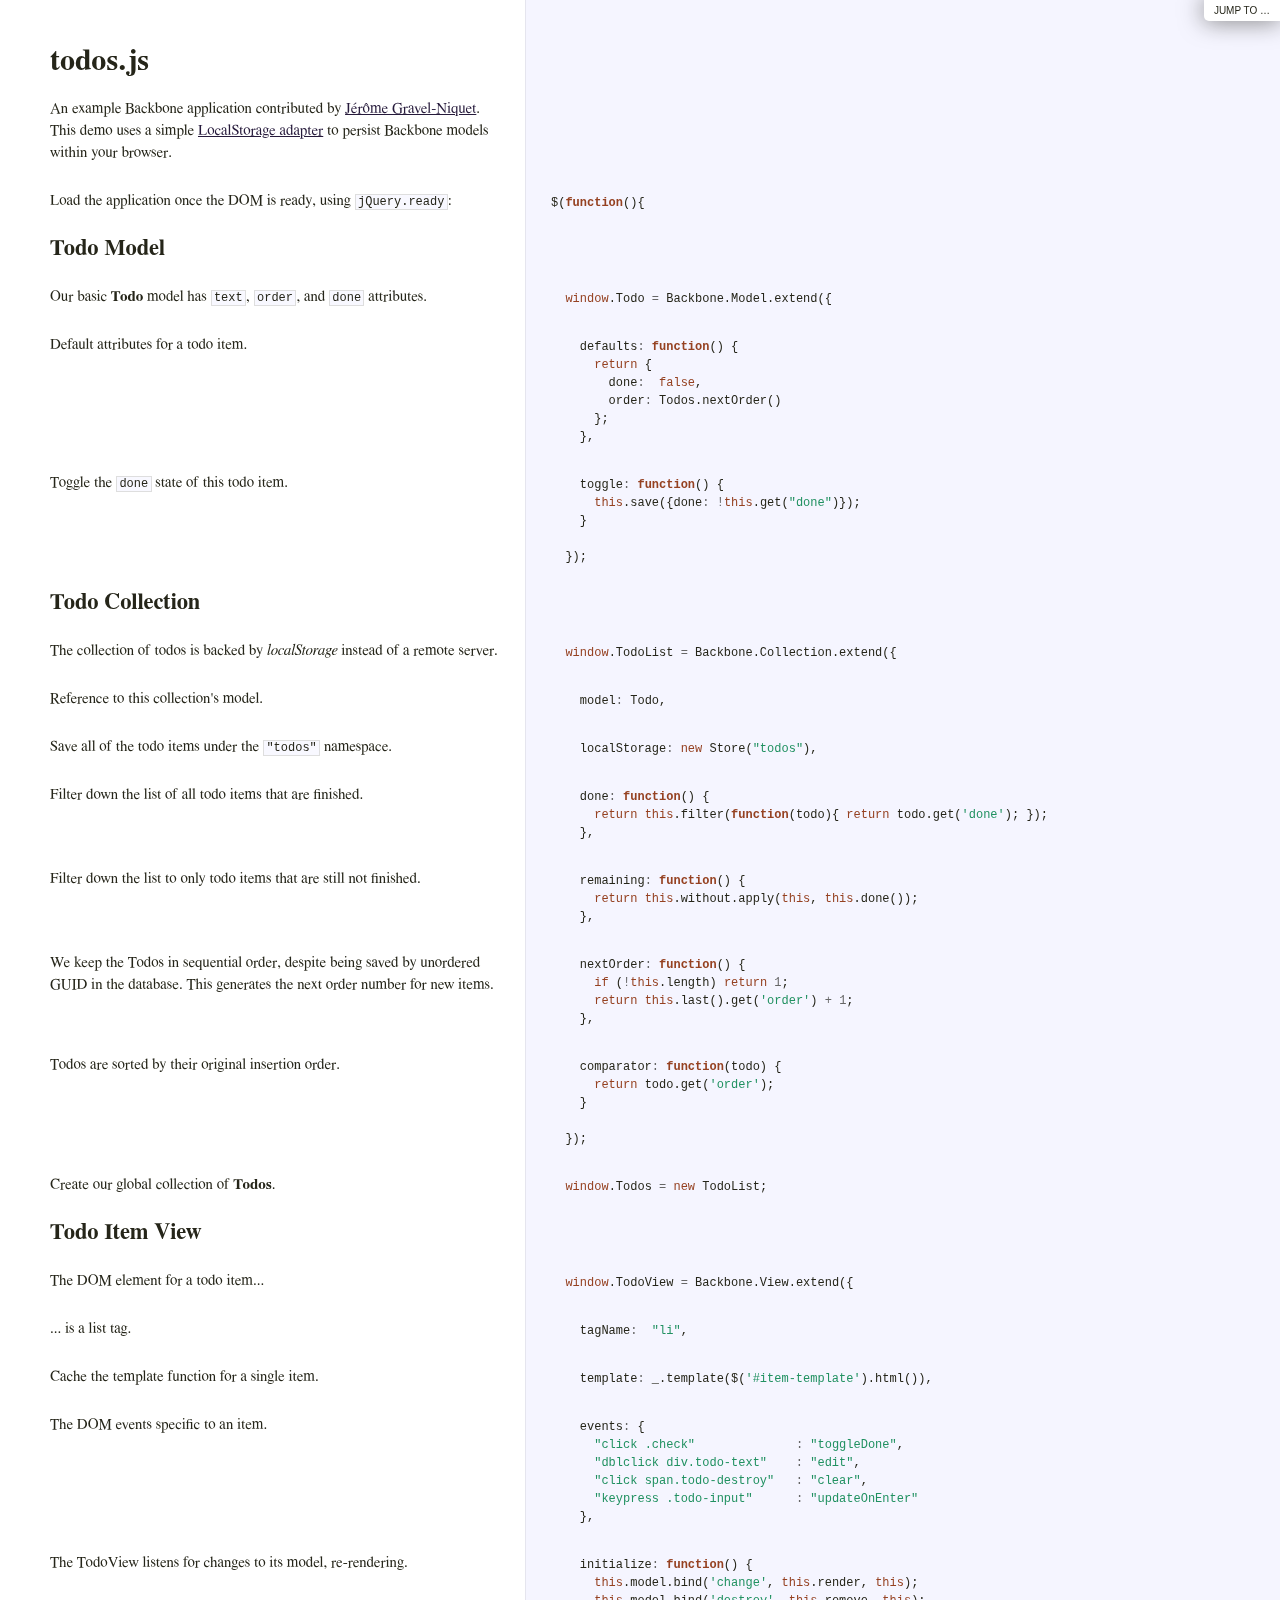
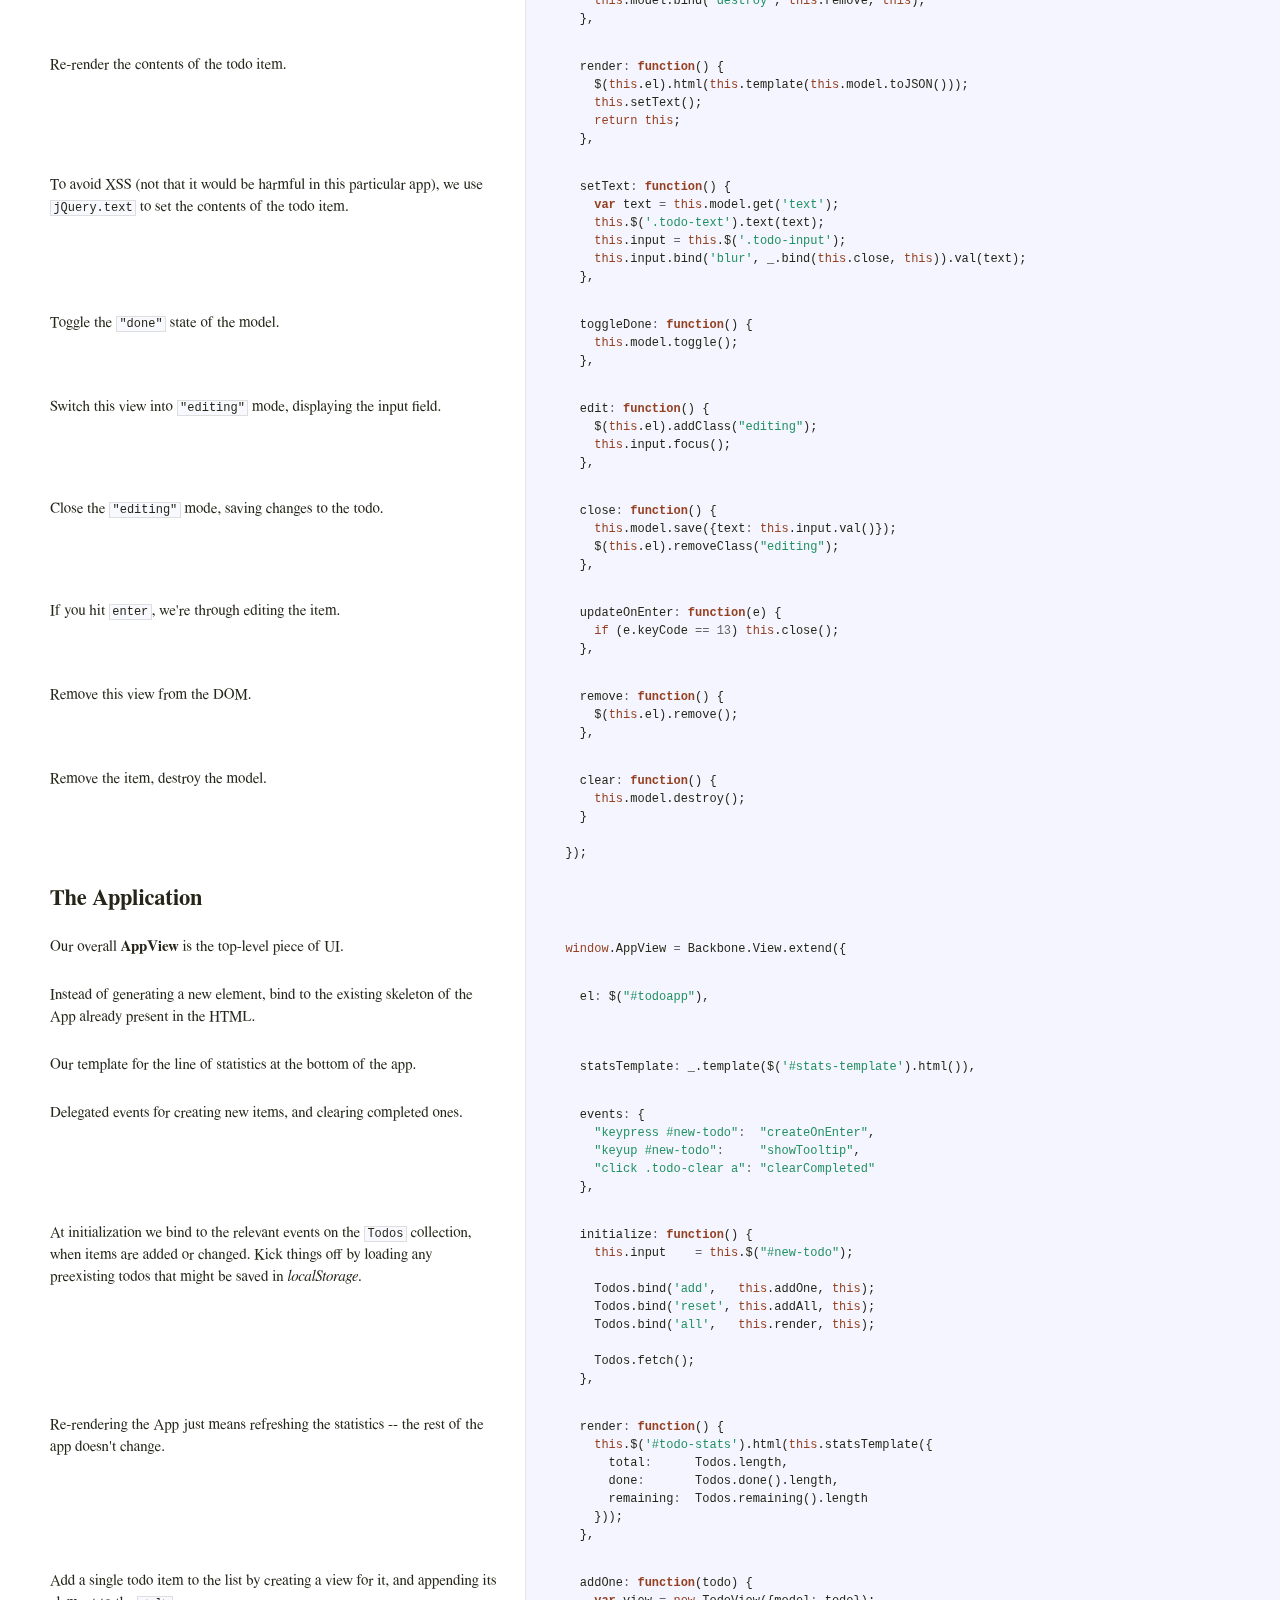
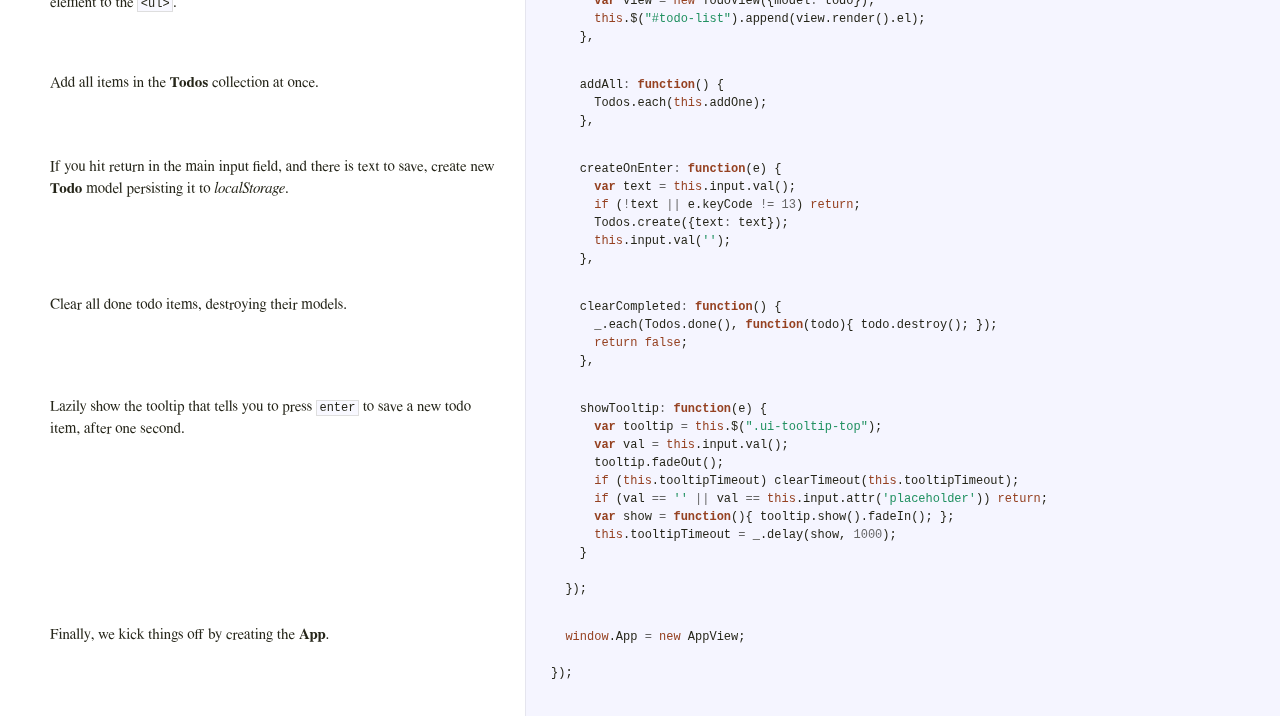
<file: static/backbone/docs/todos.html>
<!DOCTYPE html>  <html> <head>   <title>todos.js</title>   <meta http-equiv="content-type" content="text/html; charset=UTF-8">   <link rel="stylesheet" media="all" href="docco.css" /> </head> <body>   <div id="container">     <div id="background"></div>            <div id="jump_to">         Jump To &hellip;         <div id="jump_wrapper">           <div id="jump_page">                                           <a class="source" href="backbone-localstorage.html">                 backbone-localstorage.js               </a>                                           <a class="source" href="todos.html">                 todos.js               </a>                        </div>         </div>       </div>          <table cellpadding="0" cellspacing="0">       <thead>         <tr>           <th class="docs">             <h1>               todos.js             </h1>           </th>           <th class="code">           </th>         </tr>       </thead>       <tbody>                               <tr id="section-1">             <td class="docs">               <div class="pilwrap">                 <a class="pilcrow" href="#section-1">&#182;</a>               </div>               <p>An example Backbone application contributed by
<a href="http://jgn.me/">Jérôme Gravel-Niquet</a>. This demo uses a simple
<a href="backbone-localstorage.html">LocalStorage adapter</a>
to persist Backbone models within your browser.</p>             </td>             <td class="code">               <div class="highlight"><pre></pre></div>             </td>           </tr>                               <tr id="section-2">             <td class="docs">               <div class="pilwrap">                 <a class="pilcrow" href="#section-2">&#182;</a>               </div>               <p>Load the application once the DOM is ready, using <code>jQuery.ready</code>:</p>             </td>             <td class="code">               <div class="highlight"><pre><span class="nx">$</span><span class="p">(</span><span class="kd">function</span><span class="p">(){</span></pre></div>             </td>           </tr>                               <tr id="section-3">             <td class="docs">               <div class="pilwrap">                 <a class="pilcrow" href="#section-3">&#182;</a>               </div>               <h2>Todo Model</h2>             </td>             <td class="code">               <div class="highlight"><pre></pre></div>             </td>           </tr>                               <tr id="section-4">             <td class="docs">               <div class="pilwrap">                 <a class="pilcrow" href="#section-4">&#182;</a>               </div>               <p>Our basic <strong>Todo</strong> model has <code>text</code>, <code>order</code>, and <code>done</code> attributes.</p>             </td>             <td class="code">               <div class="highlight"><pre>  <span class="nb">window</span><span class="p">.</span><span class="nx">Todo</span> <span class="o">=</span> <span class="nx">Backbone</span><span class="p">.</span><span class="nx">Model</span><span class="p">.</span><span class="nx">extend</span><span class="p">({</span></pre></div>             </td>           </tr>                               <tr id="section-5">             <td class="docs">               <div class="pilwrap">                 <a class="pilcrow" href="#section-5">&#182;</a>               </div>               <p>Default attributes for a todo item.</p>             </td>             <td class="code">               <div class="highlight"><pre>    <span class="nx">defaults</span><span class="o">:</span> <span class="kd">function</span><span class="p">()</span> <span class="p">{</span>
      <span class="k">return</span> <span class="p">{</span>
        <span class="nx">done</span><span class="o">:</span>  <span class="kc">false</span><span class="p">,</span>
        <span class="nx">order</span><span class="o">:</span> <span class="nx">Todos</span><span class="p">.</span><span class="nx">nextOrder</span><span class="p">()</span>
      <span class="p">};</span>
    <span class="p">},</span></pre></div>             </td>           </tr>                               <tr id="section-6">             <td class="docs">               <div class="pilwrap">                 <a class="pilcrow" href="#section-6">&#182;</a>               </div>               <p>Toggle the <code>done</code> state of this todo item.</p>             </td>             <td class="code">               <div class="highlight"><pre>    <span class="nx">toggle</span><span class="o">:</span> <span class="kd">function</span><span class="p">()</span> <span class="p">{</span>
      <span class="k">this</span><span class="p">.</span><span class="nx">save</span><span class="p">({</span><span class="nx">done</span><span class="o">:</span> <span class="o">!</span><span class="k">this</span><span class="p">.</span><span class="nx">get</span><span class="p">(</span><span class="s2">&quot;done&quot;</span><span class="p">)});</span>
    <span class="p">}</span>

  <span class="p">});</span></pre></div>             </td>           </tr>                               <tr id="section-7">             <td class="docs">               <div class="pilwrap">                 <a class="pilcrow" href="#section-7">&#182;</a>               </div>               <h2>Todo Collection</h2>             </td>             <td class="code">               <div class="highlight"><pre></pre></div>             </td>           </tr>                               <tr id="section-8">             <td class="docs">               <div class="pilwrap">                 <a class="pilcrow" href="#section-8">&#182;</a>               </div>               <p>The collection of todos is backed by <em>localStorage</em> instead of a remote
server.</p>             </td>             <td class="code">               <div class="highlight"><pre>  <span class="nb">window</span><span class="p">.</span><span class="nx">TodoList</span> <span class="o">=</span> <span class="nx">Backbone</span><span class="p">.</span><span class="nx">Collection</span><span class="p">.</span><span class="nx">extend</span><span class="p">({</span></pre></div>             </td>           </tr>                               <tr id="section-9">             <td class="docs">               <div class="pilwrap">                 <a class="pilcrow" href="#section-9">&#182;</a>               </div>               <p>Reference to this collection's model.</p>             </td>             <td class="code">               <div class="highlight"><pre>    <span class="nx">model</span><span class="o">:</span> <span class="nx">Todo</span><span class="p">,</span></pre></div>             </td>           </tr>                               <tr id="section-10">             <td class="docs">               <div class="pilwrap">                 <a class="pilcrow" href="#section-10">&#182;</a>               </div>               <p>Save all of the todo items under the <code>"todos"</code> namespace.</p>             </td>             <td class="code">               <div class="highlight"><pre>    <span class="nx">localStorage</span><span class="o">:</span> <span class="k">new</span> <span class="nx">Store</span><span class="p">(</span><span class="s2">&quot;todos&quot;</span><span class="p">),</span></pre></div>             </td>           </tr>                               <tr id="section-11">             <td class="docs">               <div class="pilwrap">                 <a class="pilcrow" href="#section-11">&#182;</a>               </div>               <p>Filter down the list of all todo items that are finished.</p>             </td>             <td class="code">               <div class="highlight"><pre>    <span class="nx">done</span><span class="o">:</span> <span class="kd">function</span><span class="p">()</span> <span class="p">{</span>
      <span class="k">return</span> <span class="k">this</span><span class="p">.</span><span class="nx">filter</span><span class="p">(</span><span class="kd">function</span><span class="p">(</span><span class="nx">todo</span><span class="p">){</span> <span class="k">return</span> <span class="nx">todo</span><span class="p">.</span><span class="nx">get</span><span class="p">(</span><span class="s1">&#39;done&#39;</span><span class="p">);</span> <span class="p">});</span>
    <span class="p">},</span></pre></div>             </td>           </tr>                               <tr id="section-12">             <td class="docs">               <div class="pilwrap">                 <a class="pilcrow" href="#section-12">&#182;</a>               </div>               <p>Filter down the list to only todo items that are still not finished.</p>             </td>             <td class="code">               <div class="highlight"><pre>    <span class="nx">remaining</span><span class="o">:</span> <span class="kd">function</span><span class="p">()</span> <span class="p">{</span>
      <span class="k">return</span> <span class="k">this</span><span class="p">.</span><span class="nx">without</span><span class="p">.</span><span class="nx">apply</span><span class="p">(</span><span class="k">this</span><span class="p">,</span> <span class="k">this</span><span class="p">.</span><span class="nx">done</span><span class="p">());</span>
    <span class="p">},</span></pre></div>             </td>           </tr>                               <tr id="section-13">             <td class="docs">               <div class="pilwrap">                 <a class="pilcrow" href="#section-13">&#182;</a>               </div>               <p>We keep the Todos in sequential order, despite being saved by unordered
GUID in the database. This generates the next order number for new items.</p>             </td>             <td class="code">               <div class="highlight"><pre>    <span class="nx">nextOrder</span><span class="o">:</span> <span class="kd">function</span><span class="p">()</span> <span class="p">{</span>
      <span class="k">if</span> <span class="p">(</span><span class="o">!</span><span class="k">this</span><span class="p">.</span><span class="nx">length</span><span class="p">)</span> <span class="k">return</span> <span class="mi">1</span><span class="p">;</span>
      <span class="k">return</span> <span class="k">this</span><span class="p">.</span><span class="nx">last</span><span class="p">().</span><span class="nx">get</span><span class="p">(</span><span class="s1">&#39;order&#39;</span><span class="p">)</span> <span class="o">+</span> <span class="mi">1</span><span class="p">;</span>
    <span class="p">},</span></pre></div>             </td>           </tr>                               <tr id="section-14">             <td class="docs">               <div class="pilwrap">                 <a class="pilcrow" href="#section-14">&#182;</a>               </div>               <p>Todos are sorted by their original insertion order.</p>             </td>             <td class="code">               <div class="highlight"><pre>    <span class="nx">comparator</span><span class="o">:</span> <span class="kd">function</span><span class="p">(</span><span class="nx">todo</span><span class="p">)</span> <span class="p">{</span>
      <span class="k">return</span> <span class="nx">todo</span><span class="p">.</span><span class="nx">get</span><span class="p">(</span><span class="s1">&#39;order&#39;</span><span class="p">);</span>
    <span class="p">}</span>

  <span class="p">});</span></pre></div>             </td>           </tr>                               <tr id="section-15">             <td class="docs">               <div class="pilwrap">                 <a class="pilcrow" href="#section-15">&#182;</a>               </div>               <p>Create our global collection of <strong>Todos</strong>.</p>             </td>             <td class="code">               <div class="highlight"><pre>  <span class="nb">window</span><span class="p">.</span><span class="nx">Todos</span> <span class="o">=</span> <span class="k">new</span> <span class="nx">TodoList</span><span class="p">;</span></pre></div>             </td>           </tr>                               <tr id="section-16">             <td class="docs">               <div class="pilwrap">                 <a class="pilcrow" href="#section-16">&#182;</a>               </div>               <h2>Todo Item View</h2>             </td>             <td class="code">               <div class="highlight"><pre></pre></div>             </td>           </tr>                               <tr id="section-17">             <td class="docs">               <div class="pilwrap">                 <a class="pilcrow" href="#section-17">&#182;</a>               </div>               <p>The DOM element for a todo item...</p>             </td>             <td class="code">               <div class="highlight"><pre>  <span class="nb">window</span><span class="p">.</span><span class="nx">TodoView</span> <span class="o">=</span> <span class="nx">Backbone</span><span class="p">.</span><span class="nx">View</span><span class="p">.</span><span class="nx">extend</span><span class="p">({</span></pre></div>             </td>           </tr>                               <tr id="section-18">             <td class="docs">               <div class="pilwrap">                 <a class="pilcrow" href="#section-18">&#182;</a>               </div>               <p>... is a list tag.</p>             </td>             <td class="code">               <div class="highlight"><pre>    <span class="nx">tagName</span><span class="o">:</span>  <span class="s2">&quot;li&quot;</span><span class="p">,</span></pre></div>             </td>           </tr>                               <tr id="section-19">             <td class="docs">               <div class="pilwrap">                 <a class="pilcrow" href="#section-19">&#182;</a>               </div>               <p>Cache the template function for a single item.</p>             </td>             <td class="code">               <div class="highlight"><pre>    <span class="nx">template</span><span class="o">:</span> <span class="nx">_</span><span class="p">.</span><span class="nx">template</span><span class="p">(</span><span class="nx">$</span><span class="p">(</span><span class="s1">&#39;#item-template&#39;</span><span class="p">).</span><span class="nx">html</span><span class="p">()),</span></pre></div>             </td>           </tr>                               <tr id="section-20">             <td class="docs">               <div class="pilwrap">                 <a class="pilcrow" href="#section-20">&#182;</a>               </div>               <p>The DOM events specific to an item.</p>             </td>             <td class="code">               <div class="highlight"><pre>    <span class="nx">events</span><span class="o">:</span> <span class="p">{</span>
      <span class="s2">&quot;click .check&quot;</span>              <span class="o">:</span> <span class="s2">&quot;toggleDone&quot;</span><span class="p">,</span>
      <span class="s2">&quot;dblclick div.todo-text&quot;</span>    <span class="o">:</span> <span class="s2">&quot;edit&quot;</span><span class="p">,</span>
      <span class="s2">&quot;click span.todo-destroy&quot;</span>   <span class="o">:</span> <span class="s2">&quot;clear&quot;</span><span class="p">,</span>
      <span class="s2">&quot;keypress .todo-input&quot;</span>      <span class="o">:</span> <span class="s2">&quot;updateOnEnter&quot;</span>
    <span class="p">},</span></pre></div>             </td>           </tr>                               <tr id="section-21">             <td class="docs">               <div class="pilwrap">                 <a class="pilcrow" href="#section-21">&#182;</a>               </div>               <p>The TodoView listens for changes to its model, re-rendering.</p>             </td>             <td class="code">               <div class="highlight"><pre>    <span class="nx">initialize</span><span class="o">:</span> <span class="kd">function</span><span class="p">()</span> <span class="p">{</span>
      <span class="k">this</span><span class="p">.</span><span class="nx">model</span><span class="p">.</span><span class="nx">bind</span><span class="p">(</span><span class="s1">&#39;change&#39;</span><span class="p">,</span> <span class="k">this</span><span class="p">.</span><span class="nx">render</span><span class="p">,</span> <span class="k">this</span><span class="p">);</span>
      <span class="k">this</span><span class="p">.</span><span class="nx">model</span><span class="p">.</span><span class="nx">bind</span><span class="p">(</span><span class="s1">&#39;destroy&#39;</span><span class="p">,</span> <span class="k">this</span><span class="p">.</span><span class="nx">remove</span><span class="p">,</span> <span class="k">this</span><span class="p">);</span>
    <span class="p">},</span></pre></div>             </td>           </tr>                               <tr id="section-22">             <td class="docs">               <div class="pilwrap">                 <a class="pilcrow" href="#section-22">&#182;</a>               </div>               <p>Re-render the contents of the todo item.</p>             </td>             <td class="code">               <div class="highlight"><pre>    <span class="nx">render</span><span class="o">:</span> <span class="kd">function</span><span class="p">()</span> <span class="p">{</span>
      <span class="nx">$</span><span class="p">(</span><span class="k">this</span><span class="p">.</span><span class="nx">el</span><span class="p">).</span><span class="nx">html</span><span class="p">(</span><span class="k">this</span><span class="p">.</span><span class="nx">template</span><span class="p">(</span><span class="k">this</span><span class="p">.</span><span class="nx">model</span><span class="p">.</span><span class="nx">toJSON</span><span class="p">()));</span>
      <span class="k">this</span><span class="p">.</span><span class="nx">setText</span><span class="p">();</span>
      <span class="k">return</span> <span class="k">this</span><span class="p">;</span>
    <span class="p">},</span></pre></div>             </td>           </tr>                               <tr id="section-23">             <td class="docs">               <div class="pilwrap">                 <a class="pilcrow" href="#section-23">&#182;</a>               </div>               <p>To avoid XSS (not that it would be harmful in this particular app),
we use <code>jQuery.text</code> to set the contents of the todo item.</p>             </td>             <td class="code">               <div class="highlight"><pre>    <span class="nx">setText</span><span class="o">:</span> <span class="kd">function</span><span class="p">()</span> <span class="p">{</span>
      <span class="kd">var</span> <span class="nx">text</span> <span class="o">=</span> <span class="k">this</span><span class="p">.</span><span class="nx">model</span><span class="p">.</span><span class="nx">get</span><span class="p">(</span><span class="s1">&#39;text&#39;</span><span class="p">);</span>
      <span class="k">this</span><span class="p">.</span><span class="nx">$</span><span class="p">(</span><span class="s1">&#39;.todo-text&#39;</span><span class="p">).</span><span class="nx">text</span><span class="p">(</span><span class="nx">text</span><span class="p">);</span>
      <span class="k">this</span><span class="p">.</span><span class="nx">input</span> <span class="o">=</span> <span class="k">this</span><span class="p">.</span><span class="nx">$</span><span class="p">(</span><span class="s1">&#39;.todo-input&#39;</span><span class="p">);</span>
      <span class="k">this</span><span class="p">.</span><span class="nx">input</span><span class="p">.</span><span class="nx">bind</span><span class="p">(</span><span class="s1">&#39;blur&#39;</span><span class="p">,</span> <span class="nx">_</span><span class="p">.</span><span class="nx">bind</span><span class="p">(</span><span class="k">this</span><span class="p">.</span><span class="nx">close</span><span class="p">,</span> <span class="k">this</span><span class="p">)).</span><span class="nx">val</span><span class="p">(</span><span class="nx">text</span><span class="p">);</span>
    <span class="p">},</span></pre></div>             </td>           </tr>                               <tr id="section-24">             <td class="docs">               <div class="pilwrap">                 <a class="pilcrow" href="#section-24">&#182;</a>               </div>               <p>Toggle the <code>"done"</code> state of the model.</p>             </td>             <td class="code">               <div class="highlight"><pre>    <span class="nx">toggleDone</span><span class="o">:</span> <span class="kd">function</span><span class="p">()</span> <span class="p">{</span>
      <span class="k">this</span><span class="p">.</span><span class="nx">model</span><span class="p">.</span><span class="nx">toggle</span><span class="p">();</span>
    <span class="p">},</span></pre></div>             </td>           </tr>                               <tr id="section-25">             <td class="docs">               <div class="pilwrap">                 <a class="pilcrow" href="#section-25">&#182;</a>               </div>               <p>Switch this view into <code>"editing"</code> mode, displaying the input field.</p>             </td>             <td class="code">               <div class="highlight"><pre>    <span class="nx">edit</span><span class="o">:</span> <span class="kd">function</span><span class="p">()</span> <span class="p">{</span>
      <span class="nx">$</span><span class="p">(</span><span class="k">this</span><span class="p">.</span><span class="nx">el</span><span class="p">).</span><span class="nx">addClass</span><span class="p">(</span><span class="s2">&quot;editing&quot;</span><span class="p">);</span>
      <span class="k">this</span><span class="p">.</span><span class="nx">input</span><span class="p">.</span><span class="nx">focus</span><span class="p">();</span>
    <span class="p">},</span></pre></div>             </td>           </tr>                               <tr id="section-26">             <td class="docs">               <div class="pilwrap">                 <a class="pilcrow" href="#section-26">&#182;</a>               </div>               <p>Close the <code>"editing"</code> mode, saving changes to the todo.</p>             </td>             <td class="code">               <div class="highlight"><pre>    <span class="nx">close</span><span class="o">:</span> <span class="kd">function</span><span class="p">()</span> <span class="p">{</span>
      <span class="k">this</span><span class="p">.</span><span class="nx">model</span><span class="p">.</span><span class="nx">save</span><span class="p">({</span><span class="nx">text</span><span class="o">:</span> <span class="k">this</span><span class="p">.</span><span class="nx">input</span><span class="p">.</span><span class="nx">val</span><span class="p">()});</span>
      <span class="nx">$</span><span class="p">(</span><span class="k">this</span><span class="p">.</span><span class="nx">el</span><span class="p">).</span><span class="nx">removeClass</span><span class="p">(</span><span class="s2">&quot;editing&quot;</span><span class="p">);</span>
    <span class="p">},</span></pre></div>             </td>           </tr>                               <tr id="section-27">             <td class="docs">               <div class="pilwrap">                 <a class="pilcrow" href="#section-27">&#182;</a>               </div>               <p>If you hit <code>enter</code>, we're through editing the item.</p>             </td>             <td class="code">               <div class="highlight"><pre>    <span class="nx">updateOnEnter</span><span class="o">:</span> <span class="kd">function</span><span class="p">(</span><span class="nx">e</span><span class="p">)</span> <span class="p">{</span>
      <span class="k">if</span> <span class="p">(</span><span class="nx">e</span><span class="p">.</span><span class="nx">keyCode</span> <span class="o">==</span> <span class="mi">13</span><span class="p">)</span> <span class="k">this</span><span class="p">.</span><span class="nx">close</span><span class="p">();</span>
    <span class="p">},</span></pre></div>             </td>           </tr>                               <tr id="section-28">             <td class="docs">               <div class="pilwrap">                 <a class="pilcrow" href="#section-28">&#182;</a>               </div>               <p>Remove this view from the DOM.</p>             </td>             <td class="code">               <div class="highlight"><pre>    <span class="nx">remove</span><span class="o">:</span> <span class="kd">function</span><span class="p">()</span> <span class="p">{</span>
      <span class="nx">$</span><span class="p">(</span><span class="k">this</span><span class="p">.</span><span class="nx">el</span><span class="p">).</span><span class="nx">remove</span><span class="p">();</span>
    <span class="p">},</span></pre></div>             </td>           </tr>                               <tr id="section-29">             <td class="docs">               <div class="pilwrap">                 <a class="pilcrow" href="#section-29">&#182;</a>               </div>               <p>Remove the item, destroy the model.</p>             </td>             <td class="code">               <div class="highlight"><pre>    <span class="nx">clear</span><span class="o">:</span> <span class="kd">function</span><span class="p">()</span> <span class="p">{</span>
      <span class="k">this</span><span class="p">.</span><span class="nx">model</span><span class="p">.</span><span class="nx">destroy</span><span class="p">();</span>
    <span class="p">}</span>

  <span class="p">});</span></pre></div>             </td>           </tr>                               <tr id="section-30">             <td class="docs">               <div class="pilwrap">                 <a class="pilcrow" href="#section-30">&#182;</a>               </div>               <h2>The Application</h2>             </td>             <td class="code">               <div class="highlight"><pre></pre></div>             </td>           </tr>                               <tr id="section-31">             <td class="docs">               <div class="pilwrap">                 <a class="pilcrow" href="#section-31">&#182;</a>               </div>               <p>Our overall <strong>AppView</strong> is the top-level piece of UI.</p>             </td>             <td class="code">               <div class="highlight"><pre>  <span class="nb">window</span><span class="p">.</span><span class="nx">AppView</span> <span class="o">=</span> <span class="nx">Backbone</span><span class="p">.</span><span class="nx">View</span><span class="p">.</span><span class="nx">extend</span><span class="p">({</span></pre></div>             </td>           </tr>                               <tr id="section-32">             <td class="docs">               <div class="pilwrap">                 <a class="pilcrow" href="#section-32">&#182;</a>               </div>               <p>Instead of generating a new element, bind to the existing skeleton of
the App already present in the HTML.</p>             </td>             <td class="code">               <div class="highlight"><pre>    <span class="nx">el</span><span class="o">:</span> <span class="nx">$</span><span class="p">(</span><span class="s2">&quot;#todoapp&quot;</span><span class="p">),</span></pre></div>             </td>           </tr>                               <tr id="section-33">             <td class="docs">               <div class="pilwrap">                 <a class="pilcrow" href="#section-33">&#182;</a>               </div>               <p>Our template for the line of statistics at the bottom of the app.</p>             </td>             <td class="code">               <div class="highlight"><pre>    <span class="nx">statsTemplate</span><span class="o">:</span> <span class="nx">_</span><span class="p">.</span><span class="nx">template</span><span class="p">(</span><span class="nx">$</span><span class="p">(</span><span class="s1">&#39;#stats-template&#39;</span><span class="p">).</span><span class="nx">html</span><span class="p">()),</span></pre></div>             </td>           </tr>                               <tr id="section-34">             <td class="docs">               <div class="pilwrap">                 <a class="pilcrow" href="#section-34">&#182;</a>               </div>               <p>Delegated events for creating new items, and clearing completed ones.</p>             </td>             <td class="code">               <div class="highlight"><pre>    <span class="nx">events</span><span class="o">:</span> <span class="p">{</span>
      <span class="s2">&quot;keypress #new-todo&quot;</span><span class="o">:</span>  <span class="s2">&quot;createOnEnter&quot;</span><span class="p">,</span>
      <span class="s2">&quot;keyup #new-todo&quot;</span><span class="o">:</span>     <span class="s2">&quot;showTooltip&quot;</span><span class="p">,</span>
      <span class="s2">&quot;click .todo-clear a&quot;</span><span class="o">:</span> <span class="s2">&quot;clearCompleted&quot;</span>
    <span class="p">},</span></pre></div>             </td>           </tr>                               <tr id="section-35">             <td class="docs">               <div class="pilwrap">                 <a class="pilcrow" href="#section-35">&#182;</a>               </div>               <p>At initialization we bind to the relevant events on the <code>Todos</code>
collection, when items are added or changed. Kick things off by
loading any preexisting todos that might be saved in <em>localStorage</em>.</p>             </td>             <td class="code">               <div class="highlight"><pre>    <span class="nx">initialize</span><span class="o">:</span> <span class="kd">function</span><span class="p">()</span> <span class="p">{</span>
      <span class="k">this</span><span class="p">.</span><span class="nx">input</span>    <span class="o">=</span> <span class="k">this</span><span class="p">.</span><span class="nx">$</span><span class="p">(</span><span class="s2">&quot;#new-todo&quot;</span><span class="p">);</span>

      <span class="nx">Todos</span><span class="p">.</span><span class="nx">bind</span><span class="p">(</span><span class="s1">&#39;add&#39;</span><span class="p">,</span>   <span class="k">this</span><span class="p">.</span><span class="nx">addOne</span><span class="p">,</span> <span class="k">this</span><span class="p">);</span>
      <span class="nx">Todos</span><span class="p">.</span><span class="nx">bind</span><span class="p">(</span><span class="s1">&#39;reset&#39;</span><span class="p">,</span> <span class="k">this</span><span class="p">.</span><span class="nx">addAll</span><span class="p">,</span> <span class="k">this</span><span class="p">);</span>
      <span class="nx">Todos</span><span class="p">.</span><span class="nx">bind</span><span class="p">(</span><span class="s1">&#39;all&#39;</span><span class="p">,</span>   <span class="k">this</span><span class="p">.</span><span class="nx">render</span><span class="p">,</span> <span class="k">this</span><span class="p">);</span>

      <span class="nx">Todos</span><span class="p">.</span><span class="nx">fetch</span><span class="p">();</span>
    <span class="p">},</span></pre></div>             </td>           </tr>                               <tr id="section-36">             <td class="docs">               <div class="pilwrap">                 <a class="pilcrow" href="#section-36">&#182;</a>               </div>               <p>Re-rendering the App just means refreshing the statistics -- the rest
of the app doesn't change.</p>             </td>             <td class="code">               <div class="highlight"><pre>    <span class="nx">render</span><span class="o">:</span> <span class="kd">function</span><span class="p">()</span> <span class="p">{</span>
      <span class="k">this</span><span class="p">.</span><span class="nx">$</span><span class="p">(</span><span class="s1">&#39;#todo-stats&#39;</span><span class="p">).</span><span class="nx">html</span><span class="p">(</span><span class="k">this</span><span class="p">.</span><span class="nx">statsTemplate</span><span class="p">({</span>
        <span class="nx">total</span><span class="o">:</span>      <span class="nx">Todos</span><span class="p">.</span><span class="nx">length</span><span class="p">,</span>
        <span class="nx">done</span><span class="o">:</span>       <span class="nx">Todos</span><span class="p">.</span><span class="nx">done</span><span class="p">().</span><span class="nx">length</span><span class="p">,</span>
        <span class="nx">remaining</span><span class="o">:</span>  <span class="nx">Todos</span><span class="p">.</span><span class="nx">remaining</span><span class="p">().</span><span class="nx">length</span>
      <span class="p">}));</span>
    <span class="p">},</span></pre></div>             </td>           </tr>                               <tr id="section-37">             <td class="docs">               <div class="pilwrap">                 <a class="pilcrow" href="#section-37">&#182;</a>               </div>               <p>Add a single todo item to the list by creating a view for it, and
appending its element to the <code>&lt;ul&gt;</code>.</p>             </td>             <td class="code">               <div class="highlight"><pre>    <span class="nx">addOne</span><span class="o">:</span> <span class="kd">function</span><span class="p">(</span><span class="nx">todo</span><span class="p">)</span> <span class="p">{</span>
      <span class="kd">var</span> <span class="nx">view</span> <span class="o">=</span> <span class="k">new</span> <span class="nx">TodoView</span><span class="p">({</span><span class="nx">model</span><span class="o">:</span> <span class="nx">todo</span><span class="p">});</span>
      <span class="k">this</span><span class="p">.</span><span class="nx">$</span><span class="p">(</span><span class="s2">&quot;#todo-list&quot;</span><span class="p">).</span><span class="nx">append</span><span class="p">(</span><span class="nx">view</span><span class="p">.</span><span class="nx">render</span><span class="p">().</span><span class="nx">el</span><span class="p">);</span>
    <span class="p">},</span></pre></div>             </td>           </tr>                               <tr id="section-38">             <td class="docs">               <div class="pilwrap">                 <a class="pilcrow" href="#section-38">&#182;</a>               </div>               <p>Add all items in the <strong>Todos</strong> collection at once.</p>             </td>             <td class="code">               <div class="highlight"><pre>    <span class="nx">addAll</span><span class="o">:</span> <span class="kd">function</span><span class="p">()</span> <span class="p">{</span>
      <span class="nx">Todos</span><span class="p">.</span><span class="nx">each</span><span class="p">(</span><span class="k">this</span><span class="p">.</span><span class="nx">addOne</span><span class="p">);</span>
    <span class="p">},</span></pre></div>             </td>           </tr>                               <tr id="section-39">             <td class="docs">               <div class="pilwrap">                 <a class="pilcrow" href="#section-39">&#182;</a>               </div>               <p>If you hit return in the main input field, and there is text to save,
create new <strong>Todo</strong> model persisting it to <em>localStorage</em>.</p>             </td>             <td class="code">               <div class="highlight"><pre>    <span class="nx">createOnEnter</span><span class="o">:</span> <span class="kd">function</span><span class="p">(</span><span class="nx">e</span><span class="p">)</span> <span class="p">{</span>
      <span class="kd">var</span> <span class="nx">text</span> <span class="o">=</span> <span class="k">this</span><span class="p">.</span><span class="nx">input</span><span class="p">.</span><span class="nx">val</span><span class="p">();</span>
      <span class="k">if</span> <span class="p">(</span><span class="o">!</span><span class="nx">text</span> <span class="o">||</span> <span class="nx">e</span><span class="p">.</span><span class="nx">keyCode</span> <span class="o">!=</span> <span class="mi">13</span><span class="p">)</span> <span class="k">return</span><span class="p">;</span>
      <span class="nx">Todos</span><span class="p">.</span><span class="nx">create</span><span class="p">({</span><span class="nx">text</span><span class="o">:</span> <span class="nx">text</span><span class="p">});</span>
      <span class="k">this</span><span class="p">.</span><span class="nx">input</span><span class="p">.</span><span class="nx">val</span><span class="p">(</span><span class="s1">&#39;&#39;</span><span class="p">);</span>
    <span class="p">},</span></pre></div>             </td>           </tr>                               <tr id="section-40">             <td class="docs">               <div class="pilwrap">                 <a class="pilcrow" href="#section-40">&#182;</a>               </div>               <p>Clear all done todo items, destroying their models.</p>             </td>             <td class="code">               <div class="highlight"><pre>    <span class="nx">clearCompleted</span><span class="o">:</span> <span class="kd">function</span><span class="p">()</span> <span class="p">{</span>
      <span class="nx">_</span><span class="p">.</span><span class="nx">each</span><span class="p">(</span><span class="nx">Todos</span><span class="p">.</span><span class="nx">done</span><span class="p">(),</span> <span class="kd">function</span><span class="p">(</span><span class="nx">todo</span><span class="p">){</span> <span class="nx">todo</span><span class="p">.</span><span class="nx">destroy</span><span class="p">();</span> <span class="p">});</span>
      <span class="k">return</span> <span class="kc">false</span><span class="p">;</span>
    <span class="p">},</span></pre></div>             </td>           </tr>                               <tr id="section-41">             <td class="docs">               <div class="pilwrap">                 <a class="pilcrow" href="#section-41">&#182;</a>               </div>               <p>Lazily show the tooltip that tells you to press <code>enter</code> to save
a new todo item, after one second.</p>             </td>             <td class="code">               <div class="highlight"><pre>    <span class="nx">showTooltip</span><span class="o">:</span> <span class="kd">function</span><span class="p">(</span><span class="nx">e</span><span class="p">)</span> <span class="p">{</span>
      <span class="kd">var</span> <span class="nx">tooltip</span> <span class="o">=</span> <span class="k">this</span><span class="p">.</span><span class="nx">$</span><span class="p">(</span><span class="s2">&quot;.ui-tooltip-top&quot;</span><span class="p">);</span>
      <span class="kd">var</span> <span class="nx">val</span> <span class="o">=</span> <span class="k">this</span><span class="p">.</span><span class="nx">input</span><span class="p">.</span><span class="nx">val</span><span class="p">();</span>
      <span class="nx">tooltip</span><span class="p">.</span><span class="nx">fadeOut</span><span class="p">();</span>
      <span class="k">if</span> <span class="p">(</span><span class="k">this</span><span class="p">.</span><span class="nx">tooltipTimeout</span><span class="p">)</span> <span class="nx">clearTimeout</span><span class="p">(</span><span class="k">this</span><span class="p">.</span><span class="nx">tooltipTimeout</span><span class="p">);</span>
      <span class="k">if</span> <span class="p">(</span><span class="nx">val</span> <span class="o">==</span> <span class="s1">&#39;&#39;</span> <span class="o">||</span> <span class="nx">val</span> <span class="o">==</span> <span class="k">this</span><span class="p">.</span><span class="nx">input</span><span class="p">.</span><span class="nx">attr</span><span class="p">(</span><span class="s1">&#39;placeholder&#39;</span><span class="p">))</span> <span class="k">return</span><span class="p">;</span>
      <span class="kd">var</span> <span class="nx">show</span> <span class="o">=</span> <span class="kd">function</span><span class="p">(){</span> <span class="nx">tooltip</span><span class="p">.</span><span class="nx">show</span><span class="p">().</span><span class="nx">fadeIn</span><span class="p">();</span> <span class="p">};</span>
      <span class="k">this</span><span class="p">.</span><span class="nx">tooltipTimeout</span> <span class="o">=</span> <span class="nx">_</span><span class="p">.</span><span class="nx">delay</span><span class="p">(</span><span class="nx">show</span><span class="p">,</span> <span class="mi">1000</span><span class="p">);</span>
    <span class="p">}</span>

  <span class="p">});</span></pre></div>             </td>           </tr>                               <tr id="section-42">             <td class="docs">               <div class="pilwrap">                 <a class="pilcrow" href="#section-42">&#182;</a>               </div>               <p>Finally, we kick things off by creating the <strong>App</strong>.</p>             </td>             <td class="code">               <div class="highlight"><pre>  <span class="nb">window</span><span class="p">.</span><span class="nx">App</span> <span class="o">=</span> <span class="k">new</span> <span class="nx">AppView</span><span class="p">;</span>

<span class="p">});</span>

</pre></div>             </td>           </tr>                </tbody>     </table>   </div> </body> </html>
</file>
<file: static/wpscripts/wpstyles.css>
a:link {color:#a4a293;}
a:visited {color:#a4a293;}
a:hover {color:#5f5f5f;}
a:active {color:#5f5f5f;}
.Wp-Artistic-Body-P
{
    margin:0.0px 0.0px 0.0px 0.0px; text-align:left; font-weight:400;
}
.Wp-Body-P
{
    margin:0.0px 0.0px 0.0px 0.0px; text-align:left; font-weight:400;
}
.Wp-Body-1-P
{
    margin:0.0px 0.0px 0.0px 0.0px; text-align:left; font-weight:400;
}
.Wp-Body-2-P
{
    margin:0.0px 0.0px 0.0px 0.0px; text-align:left; font-weight:400;
}
.Wp-Body-3-P
{
    margin:0.0px 0.0px 0.0px 0.0px; text-align:left; font-weight:400;
}
.Wp-Body-Text-P
{
    margin:0.0px 0.0px 0.0px 0.0px; text-align:left; font-weight:400;
}
.Wp-Bullet-List-P
{
    margin:0.0px 0.0px 0.0px 48.0px; text-align:left; font-weight:400; text-indent:-15.0px;
}
.Wp-Footer-P
{
    margin:0.0px 0.0px 0.0px 0.0px; text-align:center; font-weight:400;
}
.Wp-Header-P
{
    margin:0.0px 0.0px 0.0px 0.0px; text-align:center; font-weight:400;
}
.Wp-Header-and-Footer-P
{
    margin:0.0px 0.0px 0.0px 0.0px; text-align:center; font-weight:400;
}
.Wp-Heading-P
{
    margin:0.0px 0.0px 0.0px 0.0px; text-align:left; font-weight:400;
}
.Wp-Heading-1-P
{
    margin:0.0px 0.0px 0.0px 0.0px; text-align:left; font-weight:400;
}
.Wp-Heading-2-P
{
    margin:20.0px 0.0px 4.0px 0.0px; text-align:left; font-weight:400;
}
.Wp-Heading-3-P
{
    margin:12.0px 0.0px 0.0px 0.0px; text-align:left; font-weight:400;
}
.Wp-Heading-4-P
{
    margin:20.0px 0.0px 0.0px 0.0px; text-align:left; font-weight:400;
}
.Wp-Heading-5-P
{
    margin:16.0px 0.0px 0.0px 0.0px; text-align:left; font-weight:400;
}
.Wp-Heading-6-P
{
    margin:12.0px 0.0px 0.0px 0.0px; text-align:left; font-weight:400;
}
.Wp-Headings-P
{
    margin:0.0px 0.0px 0.0px 0.0px; text-align:left; font-weight:400;
}
.Wp-Hyperlink-P
{
    margin:0.0px 0.0px 0.0px 0.0px; text-align:left; font-weight:400;
}
a.Wp-Hyperlink-P-H:link {color:#ffffff;}
a.Wp-Hyperlink-P-H:visited {color:#ffffff;}
a.Wp-Hyperlink-P-H:hover {color:#ffffff;}
a.Wp-Hyperlink-P-H:active {color:#ffffff;}
.Wp-Image-Label-P
{
    margin:0.0px 0.0px 0.0px 0.0px; text-align:left; font-weight:400;
}
.Wp-Indented-P
{
    margin:0.0px 0.0px 0.0px 48.0px; text-align:left; font-weight:400;
}
.Wp-Lists-P
{
    margin:0.0px 0.0px 0.0px 24.0px; text-align:left; font-weight:400;
}
.Wp-Logo-Text-P
{
    margin:0.0px 0.0px 0.0px 0.0px; text-align:left; font-weight:400;
}
.Wp-Normal-P
{
    margin:0.0px 0.0px 0.0px 0.0px; text-align:left; font-weight:400;
}
.Wp-Note-P
{
    margin:0.0px 0.0px 0.0px 0.0px; text-align:left; font-weight:400;
}
.Wp-Numbered-List-P
{
    margin:0.0px 0.0px 0.0px 48.0px; text-align:left; font-weight:400; text-indent:-12.0px;
}
.Wp-Quote-P
{
    margin:12.0px 48.0px 0.0px 48.0px; text-align:left; font-weight:400;
}
.Wp-Strong-Quote-P
{
    margin:12.0px 48.0px 0.0px 48.0px; text-align:left; font-weight:400;
}
.Wp-Subtitle-P
{
    margin:0.0px 0.0px 12.0px 0.0px; text-align:left; font-weight:400;
}
.Wp-Table-Body-P
{
    margin:0.0px 0.0px 0.0px 0.0px; text-align:left; font-weight:400;
}
.Wp-Title-P
{
    margin:0.0px 0.0px 0.0px 0.0px; text-align:left; font-weight:400;
}
.Wp-Code-C
{
    font-family:"Courier New", monospace;
}
.Wp-Default-Paragraph-Font-C
{
    font-family:"Times New Roman", serif;
}
.Wp-Emphasis-C
{
    font-family:"Times New Roman", serif; font-style:italic;
}
.Wp-Keyword-C
{
    font-family:"Courier New", monospace; font-weight:700;
}
.Wp-Placeholder-C
{
    font-family:"Times New Roman", serif;
}
.Wp-Reference-C
{
    font-family:"Times New Roman", serif; font-variant:small-caps;
}
.Wp-Strong-C
{
    font-family:"Times New Roman", serif; font-weight:700;
}
.Wp-Strong-Emphasis-C
{
    font-family:"Times New Roman", serif; font-style:italic; font-weight:700;
}
.Wp-Strong-Reference-C
{
    font-family:"Times New Roman", serif; font-style:italic; font-weight:700; font-variant:small-caps;
}
</file>
<file: static/backbone/docs/docco.css>
/*--------------------- Layout and Typography ----------------------------*/
body {
  font-family: 'Palatino Linotype', 'Book Antiqua', Palatino, FreeSerif, serif;
  font-size: 15px;
  line-height: 22px;
  color: #252519;
  margin: 0; padding: 0;
}
a {
  color: #261a3b;
}
  a:visited {
    color: #261a3b;
  }
p {
  margin: 0 0 15px 0;
}
h1, h2, h3, h4, h5, h6 {
  margin: 0px 0 15px 0;
}
  h1 {
    margin-top: 40px;
  }
#container {
  position: relative;
}
#background {
  position: fixed;
  top: 0; left: 525px; right: 0; bottom: 0;
  background: #f5f5ff;
  border-left: 1px solid #e5e5ee;
  z-index: -1;
}
#jump_to, #jump_page {
  background: white;
  -webkit-box-shadow: 0 0 25px #777; -moz-box-shadow: 0 0 25px #777;
  -webkit-border-bottom-left-radius: 5px; -moz-border-radius-bottomleft: 5px;
  font: 10px Arial;
  text-transform: uppercase;
  cursor: pointer;
  text-align: right;
}
#jump_to, #jump_wrapper {
  position: fixed;
  right: 0; top: 0;
  padding: 5px 10px;
}
  #jump_wrapper {
    padding: 0;
    display: none;
  }
    #jump_to:hover #jump_wrapper {
      display: block;
    }
    #jump_page {
      padding: 5px 0 3px;
      margin: 0 0 25px 25px;
    }
      #jump_page .source {
        display: block;
        padding: 5px 10px;
        text-decoration: none;
        border-top: 1px solid #eee;
      }
        #jump_page .source:hover {
          background: #f5f5ff;
        }
        #jump_page .source:first-child {
        }
table td {
  border: 0;
  outline: 0;
}
  td.docs, th.docs {
    max-width: 450px;
    min-width: 450px;
    min-height: 5px;
    padding: 10px 25px 1px 50px;
    overflow-x: hidden;
    vertical-align: top;
    text-align: left;
  }
    .docs pre {
      margin: 15px 0 15px;
      padding-left: 15px;
    }
    .docs p tt, .docs p code {
      background: #f8f8ff;
      border: 1px solid #dedede;
      font-size: 12px;
      padding: 0 0.2em;
    }
    .pilwrap {
      position: relative;
    }
      .pilcrow {
        font: 12px Arial;
        text-decoration: none;
        color: #454545;
        position: absolute;
        top: 3px; left: -20px;
        padding: 1px 2px;
        opacity: 0;
        -webkit-transition: opacity 0.2s linear;
      }
        td.docs:hover .pilcrow {
          opacity: 1;
        }
  td.code, th.code {
    padding: 14px 15px 16px 25px;
    width: 100%;
    vertical-align: top;
    background: #f5f5ff;
    border-left: 1px solid #e5e5ee;
  }
    pre, tt, code {
      font-size: 12px; line-height: 18px;
      font-family: Monaco, Consolas, "Lucida Console", monospace;
      margin: 0; padding: 0;
    }


/*---------------------- Syntax Highlighting -----------------------------*/
td.linenos { background-color: #f0f0f0; padding-right: 10px; }
span.lineno { background-color: #f0f0f0; padding: 0 5px 0 5px; }
body .hll { background-color: #ffffcc }
body .c { color: #408080; font-style: italic }  /* Comment */
body .err { border: 1px solid #FF0000 }         /* Error */
body .k { color: #954121 }                      /* Keyword */
body .o { color: #666666 }                      /* Operator */
body .cm { color: #408080; font-style: italic } /* Comment.Multiline */
body .cp { color: #BC7A00 }                     /* Comment.Preproc */
body .c1 { color: #408080; font-style: italic } /* Comment.Single */
body .cs { color: #408080; font-style: italic } /* Comment.Special */
body .gd { color: #A00000 }                     /* Generic.Deleted */
body .ge { font-style: italic }                 /* Generic.Emph */
body .gr { color: #FF0000 }                     /* Generic.Error */
body .gh { color: #000080; font-weight: bold }  /* Generic.Heading */
body .gi { color: #00A000 }                     /* Generic.Inserted */
body .go { color: #808080 }                     /* Generic.Output */
body .gp { color: #000080; font-weight: bold }  /* Generic.Prompt */
body .gs { font-weight: bold }                  /* Generic.Strong */
body .gu { color: #800080; font-weight: bold }  /* Generic.Subheading */
body .gt { color: #0040D0 }                     /* Generic.Traceback */
body .kc { color: #954121 }                     /* Keyword.Constant */
body .kd { color: #954121; font-weight: bold }  /* Keyword.Declaration */
body .kn { color: #954121; font-weight: bold }  /* Keyword.Namespace */
body .kp { color: #954121 }                     /* Keyword.Pseudo */
body .kr { color: #954121; font-weight: bold }  /* Keyword.Reserved */
body .kt { color: #B00040 }                     /* Keyword.Type */
body .m { color: #666666 }                      /* Literal.Number */
body .s { color: #219161 }                      /* Literal.String */
body .na { color: #7D9029 }                     /* Name.Attribute */
body .nb { color: #954121 }                     /* Name.Builtin */
body .nc { color: #0000FF; font-weight: bold }  /* Name.Class */
body .no { color: #880000 }                     /* Name.Constant */
body .nd { color: #AA22FF }                     /* Name.Decorator */
body .ni { color: #999999; font-weight: bold }  /* Name.Entity */
body .ne { color: #D2413A; font-weight: bold }  /* Name.Exception */
body .nf { color: #0000FF }                     /* Name.Function */
body .nl { color: #A0A000 }                     /* Name.Label */
body .nn { color: #0000FF; font-weight: bold }  /* Name.Namespace */
body .nt { color: #954121; font-weight: bold }  /* Name.Tag */
body .nv { color: #19469D }                     /* Name.Variable */
body .ow { color: #AA22FF; font-weight: bold }  /* Operator.Word */
body .w { color: #bbbbbb }                      /* Text.Whitespace */
body .mf { color: #666666 }                     /* Literal.Number.Float */
body .mh { color: #666666 }                     /* Literal.Number.Hex */
body .mi { color: #666666 }                     /* Literal.Number.Integer */
body .mo { color: #666666 }                     /* Literal.Number.Oct */
body .sb { color: #219161 }                     /* Literal.String.Backtick */
body .sc { color: #219161 }                     /* Literal.String.Char */
body .sd { color: #219161; font-style: italic } /* Literal.String.Doc */
body .s2 { color: #219161 }                     /* Literal.String.Double */
body .se { color: #BB6622; font-weight: bold }  /* Literal.String.Escape */
body .sh { color: #219161 }                     /* Literal.String.Heredoc */
body .si { color: #BB6688; font-weight: bold }  /* Literal.String.Interpol */
body .sx { color: #954121 }                     /* Literal.String.Other */
body .sr { color: #BB6688 }                     /* Literal.String.Regex */
body .s1 { color: #219161 }                     /* Literal.String.Single */
body .ss { color: #19469D }                     /* Literal.String.Symbol */
body .bp { color: #954121 }                     /* Name.Builtin.Pseudo */
body .vc { color: #19469D }                     /* Name.Variable.Class */
body .vg { color: #19469D }                     /* Name.Variable.Global */
body .vi { color: #19469D }                     /* Name.Variable.Instance */
body .il { color: #666666 }                     /* Literal.Number.Integer.Long */
</file>
